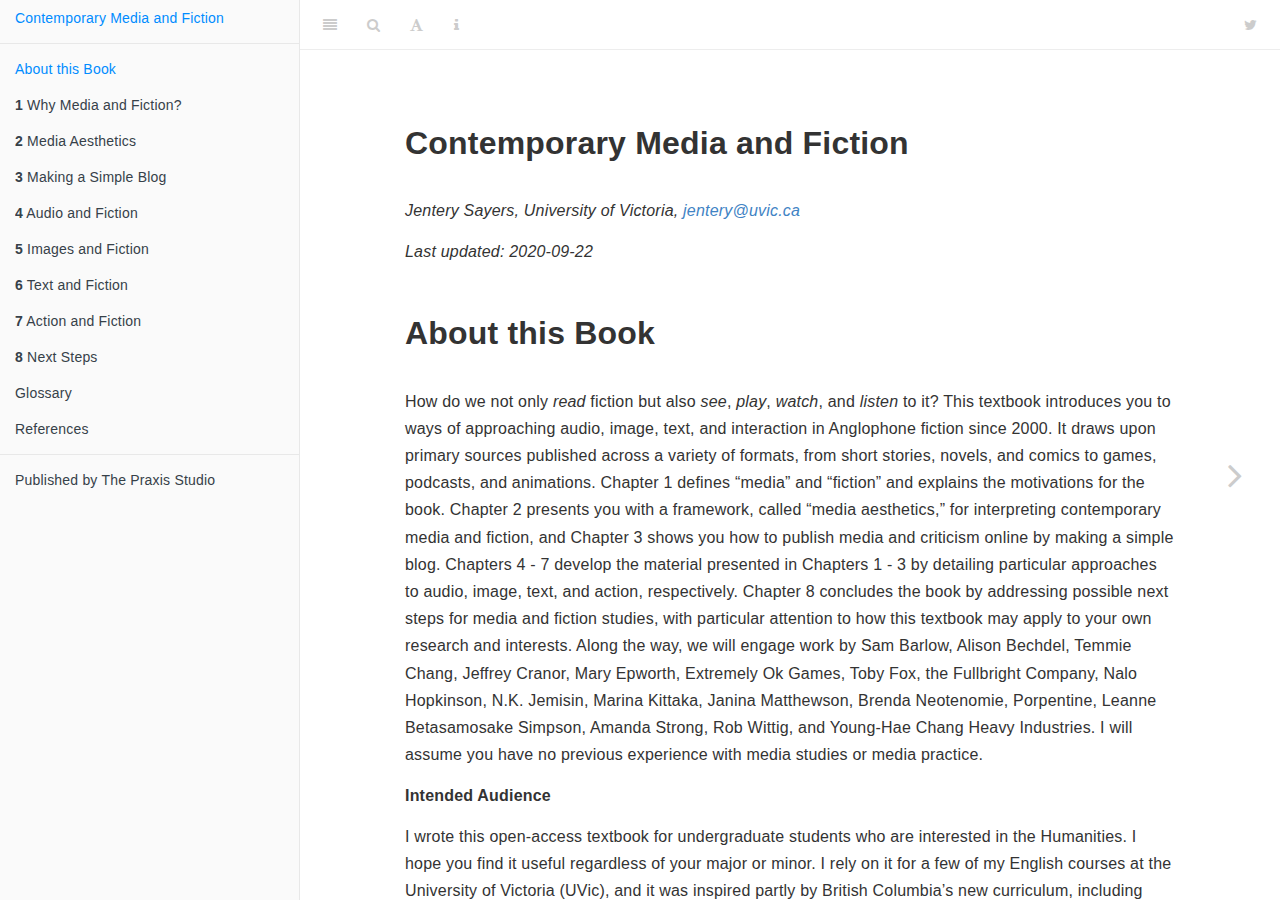
<file: index.html>
<!DOCTYPE html>
<html lang="" xml:lang="">
<head>

  <meta charset="utf-8" />
  <meta http-equiv="X-UA-Compatible" content="IE=edge" />
  <title>Contemporary Media and Fiction</title>
  <meta name="description" content="An introduction to media and Anglophone fiction since 2000" />
  <meta name="generator" content="bookdown 0.19 and GitBook 2.6.7" />

  <meta property="og:title" content="Contemporary Media and Fiction" />
  <meta property="og:type" content="book" />
  
  
  <meta property="og:description" content="An introduction to media and Anglophone fiction since 2000" />
  

  <meta name="twitter:card" content="summary" />
  <meta name="twitter:title" content="Contemporary Media and Fiction" />
  
  <meta name="twitter:description" content="An introduction to media and Anglophone fiction since 2000" />
  

<meta name="author" content="Jentery Sayers, University of Victoria, jentery@uvic.ca" />



  <meta name="viewport" content="width=device-width, initial-scale=1" />
  <meta name="apple-mobile-web-app-capable" content="yes" />
  <meta name="apple-mobile-web-app-status-bar-style" content="black" />
  
  

<link rel="next" href="why.html"/>
<script src="libs/jquery-2.2.3/jquery.min.js"></script>
<link href="libs/gitbook-2.6.7/css/style.css" rel="stylesheet" />
<link href="libs/gitbook-2.6.7/css/plugin-table.css" rel="stylesheet" />
<link href="libs/gitbook-2.6.7/css/plugin-bookdown.css" rel="stylesheet" />
<link href="libs/gitbook-2.6.7/css/plugin-highlight.css" rel="stylesheet" />
<link href="libs/gitbook-2.6.7/css/plugin-search.css" rel="stylesheet" />
<link href="libs/gitbook-2.6.7/css/plugin-fontsettings.css" rel="stylesheet" />
<link href="libs/gitbook-2.6.7/css/plugin-clipboard.css" rel="stylesheet" />









<script src="libs/accessible-code-block-0.0.1/empty-anchor.js"></script>



<link rel="stylesheet" href="style.css" type="text/css" />
</head>

<body>



  <div class="book without-animation with-summary font-size-2 font-family-1" data-basepath=".">

    <div class="book-summary">
      <nav role="navigation">

<ul class="summary">
<li><a href="./">Contemporary Media and Fiction</a></li>

<li class="divider"></li>
<li class="chapter" data-level="" data-path="index.html"><a href="index.html"><i class="fa fa-check"></i>About this Book</a></li>
<li class="chapter" data-level="1" data-path="why.html"><a href="why.html"><i class="fa fa-check"></i><b>1</b> Why Media and Fiction?</a><ul>
<li class="chapter" data-level="1.1" data-path="why.html"><a href="why.html#before-you-begin"><i class="fa fa-check"></i><b>1.1</b> Before You Begin</a></li>
<li class="chapter" data-level="1.2" data-path="why.html"><a href="why.html#aims"><i class="fa fa-check"></i><b>1.2</b> Aims</a></li>
<li class="chapter" data-level="1.3" data-path="why.html"><a href="why.html#defining-media"><i class="fa fa-check"></i><b>1.3</b> Defining Media</a><ul>
<li class="chapter" data-level="1.3.1" data-path="why.html"><a href="why.html#text-as-a-material-agent"><i class="fa fa-check"></i><b>1.3.1</b> Text as a Material Agent</a></li>
<li class="chapter" data-level="1.3.2" data-path="why.html"><a href="why.html#text-as-a-technique"><i class="fa fa-check"></i><b>1.3.2</b> Text as a Technique</a></li>
<li class="chapter" data-level="1.3.3" data-path="why.html"><a href="why.html#text-as-a-social-practice"><i class="fa fa-check"></i><b>1.3.3</b> Text as a Social Practice</a></li>
<li class="chapter" data-level="1.3.4" data-path="why.html"><a href="why.html#text-as-an-experience"><i class="fa fa-check"></i><b>1.3.4</b> Text as an Experience</a></li>
<li class="chapter" data-level="1.3.5" data-path="why.html"><a href="why.html#text-as-culture-and-value"><i class="fa fa-check"></i><b>1.3.5</b> Text as Culture and Value</a></li>
</ul></li>
<li class="chapter" data-level="1.4" data-path="why.html"><a href="why.html#audio-image-text-and-action"><i class="fa fa-check"></i><b>1.4</b> Audio, Image, Text, and Action</a></li>
<li class="chapter" data-level="1.5" data-path="why.html"><a href="why.html#defining-fiction"><i class="fa fa-check"></i><b>1.5</b> Defining Fiction</a></li>
<li class="chapter" data-level="1.6" data-path="why.html"><a href="why.html#ok-why-again"><i class="fa fa-check"></i><b>1.6</b> Ok, Why Again?</a></li>
<li class="chapter" data-level="1.7" data-path="why.html"><a href="why.html#m00d-0f-the-m0ment"><i class="fa fa-check"></i><b>1.7</b> M00D 0F THE M0MENT</a></li>
<li class="chapter" data-level="1.8" data-path="why.html"><a href="why.html#secrets-agent"><i class="fa fa-check"></i><b>1.8</b> Secrets Agent</a></li>
<li class="chapter" data-level="1.9" data-path="why.html"><a href="why.html#key-points"><i class="fa fa-check"></i><b>1.9</b> Key Points</a></li>
<li class="chapter" data-level="1.10" data-path="why.html"><a href="why.html#prompts-1a"><i class="fa fa-check"></i><b>1.10</b> Prompts 1A</a></li>
<li class="chapter" data-level="1.11" data-path="why.html"><a href="why.html#prompts-1b"><i class="fa fa-check"></i><b>1.11</b> Prompts 1B</a></li>
</ul></li>
<li class="chapter" data-level="2" data-path="ma.html"><a href="ma.html"><i class="fa fa-check"></i><b>2</b> Media Aesthetics</a><ul>
<li class="chapter" data-level="2.1" data-path="ma.html"><a href="ma.html#before-you-begin-1"><i class="fa fa-check"></i><b>2.1</b> Before You Begin</a></li>
<li class="chapter" data-level="2.2" data-path="ma.html"><a href="ma.html#aims-1"><i class="fa fa-check"></i><b>2.2</b> Aims</a></li>
<li class="chapter" data-level="2.3" data-path="ma.html"><a href="ma.html#the-apparatus"><i class="fa fa-check"></i><b>2.3</b> The Apparatus</a></li>
<li class="chapter" data-level="2.4" data-path="ma.html"><a href="ma.html#the-20-ms"><i class="fa fa-check"></i><b>2.4</b> The 20 M’s</a></li>
<li class="chapter" data-level="2.5" data-path="ma.html"><a href="ma.html#apprehension"><i class="fa fa-check"></i><b>2.5</b> Apprehension</a><ul>
<li class="chapter" data-level="2.5.1" data-path="ma.html"><a href="ma.html#materials"><i class="fa fa-check"></i><b>2.5.1</b> Materials</a></li>
<li class="chapter" data-level="2.5.2" data-path="ma.html"><a href="ma.html#modalities"><i class="fa fa-check"></i><b>2.5.2</b> Modalities</a></li>
<li class="chapter" data-level="2.5.3" data-path="ma.html"><a href="ma.html#mood"><i class="fa fa-check"></i><b>2.5.3</b> Mood</a></li>
</ul></li>
<li class="chapter" data-level="2.6" data-path="ma.html"><a href="ma.html#comprehension"><i class="fa fa-check"></i><b>2.6</b> Comprehension</a><ul>
<li class="chapter" data-level="2.6.1" data-path="ma.html"><a href="ma.html#modules"><i class="fa fa-check"></i><b>2.6.1</b> Modules</a></li>
<li class="chapter" data-level="2.6.2" data-path="ma.html"><a href="ma.html#measure"><i class="fa fa-check"></i><b>2.6.2</b> Measure</a></li>
<li class="chapter" data-level="2.6.3" data-path="ma.html"><a href="ma.html#main-content"><i class="fa fa-check"></i><b>2.6.3</b> Main Content</a></li>
<li class="chapter" data-level="2.6.4" data-path="ma.html"><a href="ma.html#moment"><i class="fa fa-check"></i><b>2.6.4</b> Moment</a></li>
</ul></li>
<li class="chapter" data-level="2.7" data-path="ma.html"><a href="ma.html#synthesis"><i class="fa fa-check"></i><b>2.7</b> Synthesis</a><ul>
<li class="chapter" data-level="2.7.1" data-path="ma.html"><a href="ma.html#made"><i class="fa fa-check"></i><b>2.7.1</b> Made</a></li>
<li class="chapter" data-level="2.7.2" data-path="ma.html"><a href="ma.html#meta"><i class="fa fa-check"></i><b>2.7.2</b> Meta</a></li>
<li class="chapter" data-level="2.7.3" data-path="ma.html"><a href="ma.html#meaning"><i class="fa fa-check"></i><b>2.7.3</b> Meaning</a></li>
<li class="chapter" data-level="2.7.4" data-path="ma.html"><a href="ma.html#massages-or-manipulates"><i class="fa fa-check"></i><b>2.7.4</b> Massages or Manipulates</a></li>
<li class="chapter" data-level="2.7.5" data-path="ma.html"><a href="ma.html#move"><i class="fa fa-check"></i><b>2.7.5</b> Move</a></li>
<li class="chapter" data-level="2.7.6" data-path="ma.html"><a href="ma.html#motivates"><i class="fa fa-check"></i><b>2.7.6</b> Motivates</a></li>
<li class="chapter" data-level="2.7.7" data-path="ma.html"><a href="ma.html#morphed"><i class="fa fa-check"></i><b>2.7.7</b> Morphed</a></li>
<li class="chapter" data-level="2.7.8" data-path="ma.html"><a href="ma.html#maintained"><i class="fa fa-check"></i><b>2.7.8</b> Maintained</a></li>
</ul></li>
<li class="chapter" data-level="2.8" data-path="ma.html"><a href="ma.html#evaluation"><i class="fa fa-check"></i><b>2.8</b> Evaluation</a><ul>
<li class="chapter" data-level="2.8.1" data-path="ma.html"><a href="ma.html#mediates"><i class="fa fa-check"></i><b>2.8.1</b> Mediates</a></li>
<li class="chapter" data-level="2.8.2" data-path="ma.html"><a href="ma.html#misses"><i class="fa fa-check"></i><b>2.8.2</b> Misses</a></li>
<li class="chapter" data-level="2.8.3" data-path="ma.html"><a href="ma.html#memories"><i class="fa fa-check"></i><b>2.8.3</b> Memories</a></li>
<li class="chapter" data-level="2.8.4" data-path="ma.html"><a href="ma.html#mimesis"><i class="fa fa-check"></i><b>2.8.4</b> Mimesis</a></li>
</ul></li>
<li class="chapter" data-level="2.9" data-path="ma.html"><a href="ma.html#message-in-a-bottle"><i class="fa fa-check"></i><b>2.9</b> “Message in a Bottle”</a></li>
<li class="chapter" data-level="2.10" data-path="ma.html"><a href="ma.html#biidaaban-the-dawn-comes"><i class="fa fa-check"></i><b>2.10</b> Biidaaban (The Dawn Comes)</a></li>
<li class="chapter" data-level="2.11" data-path="ma.html"><a href="ma.html#key-points-1"><i class="fa fa-check"></i><b>2.11</b> Key Points</a></li>
<li class="chapter" data-level="2.12" data-path="ma.html"><a href="ma.html#prompts-1a-1"><i class="fa fa-check"></i><b>2.12</b> Prompts 1A</a></li>
<li class="chapter" data-level="2.13" data-path="ma.html"><a href="ma.html#prompts-1b-1"><i class="fa fa-check"></i><b>2.13</b> Prompts 1B</a></li>
</ul></li>
<li class="chapter" data-level="3" data-path="blog.html"><a href="blog.html"><i class="fa fa-check"></i><b>3</b> Making a Simple Blog</a></li>
<li class="chapter" data-level="4" data-path="audio.html"><a href="audio.html"><i class="fa fa-check"></i><b>4</b> Audio and Fiction</a></li>
<li class="chapter" data-level="5" data-path="images.html"><a href="images.html"><i class="fa fa-check"></i><b>5</b> Images and Fiction</a></li>
<li class="chapter" data-level="6" data-path="text.html"><a href="text.html"><i class="fa fa-check"></i><b>6</b> Text and Fiction</a></li>
<li class="chapter" data-level="7" data-path="action.html"><a href="action.html"><i class="fa fa-check"></i><b>7</b> Action and Fiction</a></li>
<li class="chapter" data-level="8" data-path="next.html"><a href="next.html"><i class="fa fa-check"></i><b>8</b> Next Steps</a></li>
<li class="chapter" data-level="" data-path="glossary.html"><a href="glossary.html"><i class="fa fa-check"></i>Glossary</a></li>
<li class="chapter" data-level="" data-path="references.html"><a href="references.html"><i class="fa fa-check"></i>References</a></li>
<li class="divider"></li>
<li><a href="https://uvicpraxis.github.io/" target="blank">Published by The Praxis Studio</a></li>

</ul>

      </nav>
    </div>

    <div class="book-body">
      <div class="body-inner">
        <div class="book-header" role="navigation">
          <h1>
            <i class="fa fa-circle-o-notch fa-spin"></i><a href="./">Contemporary Media and Fiction</a>
          </h1>
        </div>

        <div class="page-wrapper" tabindex="-1" role="main">
          <div class="page-inner">

            <section class="normal" id="section-">
<div id="header">
<h1 class="title">Contemporary Media and Fiction</h1>
<p class="author"><em>Jentery Sayers, University of Victoria, <a href="mailto:jentery@uvic.ca" class="email">jentery@uvic.ca</a></em></p>
<p class="date"><em>Last updated: 2020-09-22</em></p>
</div>
<div id="about-this-book" class="section level1 unnumbered">
<h1>About this Book</h1>
<p>How do we not only <em>read</em> fiction but also <em>see</em>, <em>play</em>, <em>watch</em>, and <em>listen</em> to it? This textbook introduces you to ways of approaching audio, image, text, and interaction in Anglophone fiction since 2000. It draws upon primary sources published across a variety of formats, from short stories, novels, and comics to games, podcasts, and animations. Chapter 1 defines “media” and “fiction” and explains the motivations for the book. Chapter 2 presents you with a framework, called “media aesthetics,” for interpreting contemporary media and fiction, and Chapter 3 shows you how to publish media and criticism online by making a simple blog. Chapters 4 - 7 develop the material presented in Chapters 1 - 3 by detailing particular approaches to audio, image, text, and action, respectively. Chapter 8 concludes the book by addressing possible next steps for media and fiction studies, with particular attention to how this textbook may apply to your own research and interests. Along the way, we will engage work by Sam Barlow, Alison Bechdel, Temmie Chang, Jeffrey Cranor, Mary Epworth, Extremely Ok Games, Toby Fox, the Fullbright Company, Nalo Hopkinson, N.K. Jemisin, Marina Kittaka, Janina Matthewson, Brenda Neotenomie, Porpentine, Leanne Betasamosake Simpson, Amanda Strong, Rob Wittig, and Young-Hae Chang Heavy Industries. I will assume you have no previous experience with media studies or media practice.</p>
<p><strong>Intended Audience</strong></p>
<p>I wrote this open-access textbook for undergraduate students who are interested in the Humanities. I hope you find it useful regardless of your major or minor. I rely on it for a few of my English courses at the University of Victoria (UVic), and it was inspired partly by British Columbia’s new curriculum, including <a href="https://curriculum.gov.bc.ca/curriculum/english-language-arts/12/new-media">“New Media”</a> in English Language Arts and <a href="https://curriculum.gov.bc.ca/curriculum/arts-education/12/media-arts">“Media Arts”</a> in Arts Education. It is intended for integration with work happening across the <a href="https://www.uvic.ca/humanities/english/">Department of English</a>, the <a href="https://www.uvic.ca/humanities/index.php">Faculty of Humanities</a>, the <a href="https://uvicpraxis.github.io/">Praxis Studio</a>, <a href="https://www.uvic.ca/library/locations/home/spcoll/">Special Collections</a>, and the <a href="https://onlineacademiccommunity.uvic.ca/dsc/">Digital Scholarship Commons</a> at UVic; however, it is licensed (CC BY-NC) for distribution, use, and adaptation elsewhere.</p>
<p><strong>Primary Sources</strong></p>
<p>Primary sources for this book are works of fiction published mostly in English since 2000. I provide you with URLs for all of them, but some are not openly available online. I contributed to artists’ Patreon accounts (or the like) where applicable, and I encourage you to do the same if you can. I point as well to relevant secondary sources, such as literary criticism and media history, usually in the footnotes. To reduce required bandwidth and the likelihood of disappearing content, I do not embed remotely hosted audio, images, or video in this book. The use of all materials abides by fair dealing provisions in the Canadian <em>Copyright Act</em>, and the <a href="references.html">References</a> page follows MLA (Modern Language Association, Edition 8) style.</p>
<p>The content of this book is meant for instruction. I refrain from heavy quotation and paraphrasing to present a student-friendly introduction to contemporary media and fiction. In each chapter, I stage primary sources for you by dedicating sections to them, and I provide you with a breadcrumb trail of related research in the footnotes. Here, my hope is to avoid perpetuating impostor syndrome. This book neither assumes nor presents a canon of “must-know” works. It instead encourages you to participate in media and fiction studies as ongoing practices and active conversations.</p>
<p><strong>Limitations</strong></p>
<p>As an introduction to contemporary media and fiction, the breadth, depth, and reach of this textbook are limited in several ways. The chapters focus on only twenty years of material primarily from the Global North, and I rarely address important precursors, such as histories of manuscripts, photography, phonography, print, and film. The introductory nature of the textbook also means that each topic, from the values of media and the design of fiction to the particulars of a certain genre or format, could be a book or course unto itself. The chapters thus tend to spark inquiry rather than encouraging domain specialization. Additionally, I bypass binaries, such as digital / analog and electronic / print media, commonly found in scholarship. I hope this decision enriches, rather than forecloses, current conversations about what media and fiction are and what they can do. Finally, the book is clearly limited by my focus on English, which has been not only an instrument of colonization and empire but also a means for policing how media and fiction are practiced. Language plays a pivotal role in this book, and approaches through languages other than English would yield very different, and no doubt important, results.</p>
<p><strong>Prompts</strong></p>
<p>Each chapter of this book includes prompts for you to engage media and fiction together through brief blog entries. They privilege demonstration of knowledge over exam-based accountability. “A” prompts address primary sources discussed in the textbook, while “B” prompts nudge you to integrate your own interests and experiences into the interpretive process. All prompts are intended for classroom use, and I wrote them with repurposing in mind (CC BY-NC).</p>
<p><strong>Audio Files</strong></p>
<p>For most sections of this textbook, I produced audio files that correspond with the text. The idea here is to render the book more accessible. The audio files function like recorded lectures (with the text serving as a script) and may stand on their own, yet they may be more instructive when heard while reading. Either way, they are not essential and rarely provide additional context or information.</p>
<p><strong>Author</strong></p>
<p>My name is Jentery Sayers, and I am an Associate Professor of English and Cultural, Social, and Political Thought at UVic, where I teach courses in American literature, media and cultural studies, materialism, and prototyping. I have been at UVic since 2011, and I founded the Maker Lab in the Humanities, which is now the Praxis Studio. I earned a BS and BA from Virginia Commonwealth University in Richmond, and my MA and PhD in English from the University of Washington in Seattle. I am the editor of three books: <em>Making Things and Drawing Boundaries</em> (University of Minnesota Press, 2017), <em>The Routledge Companion to Media Studies and Digital Humanities</em> (Routledge, 2018), and <em>Digital Pedagogy in the Humanities</em> (Modern Language Association, with Davis, Gold, and Harris, 2020). You can contact me at <a href="mailto:jentery@uvic.ca">jentery@uvic.ca</a>.</p>
<p><strong>Publisher</strong></p>
<p>This textbook is published and maintained by the <a href="https://uvicpraxis.github.io/">Praxis Studio for Comparative Media Studies</a>, which I direct at UVic. All student contributions to the book were funded by UVic English or UVic’s Work Study program; no student work was performed without compensation. The book is currently available only in HTML, at <a href="https://jntry.work/cmf/">jntry.work/cmf/</a>, with plans for EPUB, MOBI, and PDF in the near future (2021-22).</p>
<p><strong>Software</strong></p>
<p>I wrote this textbook in Markdown with Sublime Text, built it using <a href="https://bookdown.org/">Bookdown</a> in RStudio, and published it to my host via SFTP. A repository for the project is available in GitHub at <a href="https://github.com/uvicpraxis/cmf">github.com/uvicpraxis/cmf</a>. Audio from each chapter is unavailable in GitHub at this time.</p>
<p><strong>Syllabus</strong></p>
<p>Should you be interested in an example syllabus, then please see <a href="https://jentery.github.io/engl230/">English 230: “Contemporary Media and Fiction”</a> (Fall 2020; 60 students) at UVic. This course was designed so that it may be completed asynchronously, and it relies heavily on this textbook.</p>
<p><strong>Acknowledgements</strong></p>
<p>I acknowledge with respect that UVic is located on the unceded territory of the Lkwungen peoples and the Songhees, Esquimalt, and W̱SÁNEĆ First Nations, whose historical relationships with the land continue to this day. I am a guest on this land, and I am grateful to be here.</p>
<p>I would like to thank Faith Ryan for reviewing and copy-editing this book with me; Yu-hsuan Lu, Ian Michael Waddell, and Faith for teaching it with me; Stefan Higgins for providing feedback on Chapters 1 - 3; and everyone at the Praxis Studio, including Julie Funk and Hector Lopez, for their suggestions and positive force. I wrote a working draft of this textbook during a Fall 2019 study leave from UVic and began using it in classes in 2020. Many thanks to UVic English and UVic’s Work Study program for supporting student contributions to the book.</p>
<p><strong>Dedication</strong></p>
<p>This project is dedicated to Brooken, Beckett, and Willem, who keep me real and give the best hugs. Thank you, fam, for your love and support. You’re everything.</p>
<p><strong>License</strong></p>
<p><em>Contemporary Media and Fiction</em> is licensed <a href="https://creativecommons.org/licenses/by-nc/4.0/">CC BY-NC 4.0</a>. You are free to share (copy and redistribute in any medium or format) and adapt (remix, transform, and build upon) the material as long as you not only attribute it (give appropriate credit, provide a link to the license, and indicate if changes were made; you may do so in any reasonable manner, but not in any way that suggests I endorse you or your use) but also do not use it for commercial purposes.</p>
<p><strong>Citation</strong></p>
<p>If you would like to cite this book, then here’s the information you may need:</p>
<blockquote>
<p>Sayers, Jentery. <em>Contemporary Media and Fiction</em>. Victoria, BC, Praxis Studio for Comparative Media Studies, 2020. <a href="https://jntry.work/cmf/" class="uri">https://jntry.work/cmf/</a>.</p>
</blockquote>
<p>A digital object identifier (DOI) for this book is forthcoming.</p>
<p><strong>Change Log</strong></p>
<ul>
<li><p>Version 0.2.1: I published Sections 2-4 - 2.8 and 2.11 (audio and text) on 22 September 2020. See GitHub commit [].</p></li>
<li><p>Version 0.2.0: I published Sections 2.0 - 2.3 (audio, text, and images) on 21 September 2020. See GitHub commit <a href="https://github.com/uvicpraxis/cmf/commit/bce5c6b88b956739c38cb154dedaf29cdb059015">bce5c6b</a>.</p></li>
<li><p>Version 0.1.18: I published Sections 1.8 and 1.10 (audio and text) on 14 September 2020. See GitHub commit <a href="https://github.com/uvicpraxis/cmf/commit/2c8f94b0a975c9ba693e520ac2c5c32a771fce75">2c8f94b</a>.</p></li>
<li><p>Version 0.1.17: I published Section 1.7 (audio and text) on 14 September 2020. See GitHub commit <a href="https://github.com/uvicpraxis/cmf/commit/ee6ac5f46177f9a2aa216a7e312b4a019b662868">ee6ac5f</a>.</p></li>
<li><p>Version 0.1.16: I published Section 1.9 (audio and text) on 13 September 2020. See GitHub commit <a href="https://github.com/uvicpraxis/cmf/commit/5bc8de3c2f194de3cbaebdb320afe82fb66b287b">5bc8de3</a>.</p></li>
<li><p>Version 0.1.15: I published Section 1.6 (audio and text) on 13 September 2020. See GitHub commit <a href="https://github.com/uvicpraxis/cmf/commit/fd68c4ca3b5cc6126a7882e2e199b035a2bb466e">fd68c4c</a>.</p></li>
<li><p>Version 0.1.14: I published Section 1.5 (audio and text) and Figure 1.11 on 13 September 2020. See GitHub commit <a href="https://github.com/uvicpraxis/cmf/commit/55c0344f7f39ab754dccef8ae019d066919438f7">55c0344</a>.</p></li>
<li><p>Version 0.1.13: I published Section 1.4 (audio and text) and Figures 1.9 and 1.10 on 13 September 2020. See GitHub commit <a href="https://github.com/uvicpraxis/cmf/commit/0d0c32b66e2f59aacb1d7be1497452fd771c5bf4">0d0c32b</a>.</p></li>
<li><p>Version 0.1.12: I published Section 1.3.5 (audio and text) and Figure 1.8 on 10 September 2020. See GitHub commit <a href="https://github.com/uvicpraxis/cmf/commit/0fba4ab4b3351074756b9b3d69e9ffb7d9f06dae">0fba4ab</a>.</p></li>
<li><p>Version 0.1.11: I published Section 1.3.4 (audio and text) and Figure 1.7 on 10 September 2020. See GitHub commit <a href="https://github.com/uvicpraxis/cmf/commit/0c0b545b9daf6406e3be090331ec3b9e62f06afb">0c0b545</a>.</p></li>
<li><p>Version 0.1.10: I published Section 1.3.3 (audio and text) and Figure 1.6 on 9 September 2020. See GitHub commit <a href="https://github.com/uvicpraxis/cmf/commit/a094e1de2b93cdc5421e51c8b6c897985eb2f9d6">a094e1d</a>.</p></li>
<li><p>Version 0.1.9: I published Section 1.3.2 (audio, text, and footnotes) and Figures 1.4 and 1.5 on 9 September 2020. See GitHub commit <a href="https://github.com/uvicpraxis/cmf/commit/0d6de1f66f90410404e8ba5bb1992d3c6b6ecd9e">0d6de1f</a>.</p></li>
<li><p>Version 0.1.8: I added footnotes to Sections 1.0 - 1.4 on 7 September 2020. See GitHub commit <a href="https://github.com/uvicpraxis/cmf/commit/c9d909f2bbb53fbe520a39f9f214e9485be2c4b2">c9d909f</a>.</p></li>
<li><p>Version 0.1.7: I added Figures 1.1 - 1.3 to the book on 7 September 2020. See GitHub commit <a href="https://github.com/uvicpraxis/cmf/commit/c9d909f2bbb53fbe520a39f9f214e9485be2c4b2">c9d909f</a>.</p></li>
<li><p>Version 0.1.6: I recorded and published new audio for the intro to Chapter 1 on 7 September 2020. See GitHub commit <a href="https://github.com/uvicpraxis/cmf/commit/c9d909f2bbb53fbe520a39f9f214e9485be2c4b2">c9d909f</a>.</p></li>
<li><p>Version 0.1.5: I published Section 1.3.1 (audio and text) on 7 September 2020. See GitHub commit <a href="https://github.com/uvicpraxis/cmf/commit/e7751d2a376843bc9af8448f9f5ec70558bcee04">e7751d2</a>.</p></li>
<li><p>Version 0.1.4: I published Section 1.3.0 (audio and text) on 7 September 2020. See GitHub commit <a href="https://github.com/uvicpraxis/cmf/commit/53aef05ecc6ab21de3107ddbf6ed5dba03769a8f">53aef05</a>.</p></li>
<li><p>Version 0.1.3: I published Section 1.2.0 (audio and text) on 7 September 2020. See GitHub commit <a href="https://github.com/uvicpraxis/cmf/commit/ab9d1c295c9af5f17768f57c737015573bf4ae36">ab9d1c2</a>.</p></li>
<li><p>Version 0.1.2: I published Section 1.1.0 (audio and text) on 7 September 2020. See GitHub commit <a href="https://github.com/uvicpraxis/cmf/commit/83b87f7781b59fecb6ec3c59c267ca04c44339ca">83b87f7</a>.</p></li>
<li><p>Version 0.1.1: I published Section 1.0.0 (audio and text) on 7 September 2020 and included the outline of sections for that chapter. See GitHub commit <a href="https://github.com/uvicpraxis/cmf/commit/bff9ffb2b3f5efba26d9fc7bbcd660d61e55a021">bff9ffb</a>.</p></li>
<li><p>Version 0.1.0: I published “About this Book” on 5 September 2020. I also converted “Change Log” from a page in the book to a section in “About this Book.” See GitHub commit <a href="https://github.com/uvicpraxis/cmf/commit/1c7db24401edcbafbc2f179f011416b44cfffb89">1c7db24</a>.</p></li>
<li><p>Version 0.0.1: The shell of this book, including eight chapters, the front matter, and the back matter, went live on 1 September 2020. See GitHub commit <a href="https://github.com/uvicpraxis/cmf/commit/57f1883bd569e5538821e9ce21497070dff0460d">57f1883</a>.</p></li>
</ul>

</div>
            </section>

          </div>
        </div>
      </div>

<a href="why.html" class="navigation navigation-next navigation-unique" aria-label="Next page"><i class="fa fa-angle-right"></i></a>
    </div>
  </div>
<script src="libs/gitbook-2.6.7/js/app.min.js"></script>
<script src="libs/gitbook-2.6.7/js/lunr.js"></script>
<script src="libs/gitbook-2.6.7/js/clipboard.min.js"></script>
<script src="libs/gitbook-2.6.7/js/plugin-search.js"></script>
<script src="libs/gitbook-2.6.7/js/plugin-sharing.js"></script>
<script src="libs/gitbook-2.6.7/js/plugin-fontsettings.js"></script>
<script src="libs/gitbook-2.6.7/js/plugin-bookdown.js"></script>
<script src="libs/gitbook-2.6.7/js/jquery.highlight.js"></script>
<script src="libs/gitbook-2.6.7/js/plugin-clipboard.js"></script>
<script>
gitbook.require(["gitbook"], function(gitbook) {
gitbook.start({
"sharing": {
"github": false,
"facebook": false,
"twitter": true,
"linkedin": false,
"weibo": false,
"instapaper": false,
"vk": false,
"all": false
},
"fontsettings": {
"theme": "white",
"family": "sans",
"size": 2
},
"edit": null,
"history": {
"link": null,
"text": null
},
"view": {
"link": null,
"text": null
},
"download": null,
"toc": {
"collapse": "section",
"scroll_highlight": true
},
"info": true
});
});
</script>

</body>

</html>
</file>
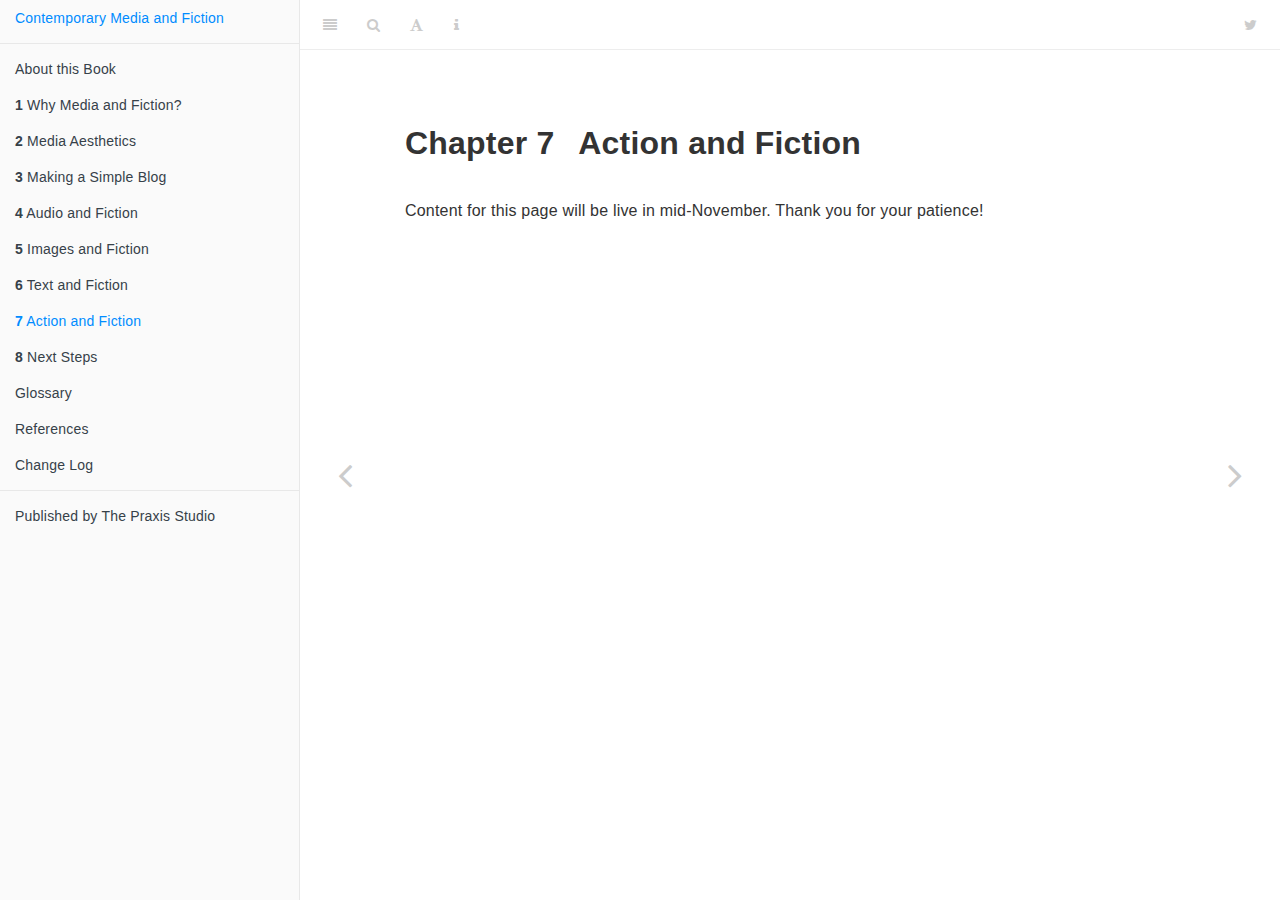
<file: action.html>
<!DOCTYPE html>
<html lang="" xml:lang="">
<head>

  <meta charset="utf-8" />
  <meta http-equiv="X-UA-Compatible" content="IE=edge" />
  <title>Chapter 7 Action and Fiction | Contemporary Media and Fiction</title>
  <meta name="description" content="An introduction to media and Anglophone fiction since 2000" />
  <meta name="generator" content="bookdown 0.19 and GitBook 2.6.7" />

  <meta property="og:title" content="Chapter 7 Action and Fiction | Contemporary Media and Fiction" />
  <meta property="og:type" content="book" />
  
  
  <meta property="og:description" content="An introduction to media and Anglophone fiction since 2000" />
  <meta name="github-repo" content="rstudio/bookdown-demo" />

  <meta name="twitter:card" content="summary" />
  <meta name="twitter:title" content="Chapter 7 Action and Fiction | Contemporary Media and Fiction" />
  
  <meta name="twitter:description" content="An introduction to media and Anglophone fiction since 2000" />
  

<meta name="author" content="Jentery Sayers" />


<meta name="date" content="2020-09-01" />

  <meta name="viewport" content="width=device-width, initial-scale=1" />
  <meta name="apple-mobile-web-app-capable" content="yes" />
  <meta name="apple-mobile-web-app-status-bar-style" content="black" />
  
  
<link rel="prev" href="text.html"/>
<link rel="next" href="next.html"/>
<script src="libs/jquery-2.2.3/jquery.min.js"></script>
<link href="libs/gitbook-2.6.7/css/style.css" rel="stylesheet" />
<link href="libs/gitbook-2.6.7/css/plugin-table.css" rel="stylesheet" />
<link href="libs/gitbook-2.6.7/css/plugin-bookdown.css" rel="stylesheet" />
<link href="libs/gitbook-2.6.7/css/plugin-highlight.css" rel="stylesheet" />
<link href="libs/gitbook-2.6.7/css/plugin-search.css" rel="stylesheet" />
<link href="libs/gitbook-2.6.7/css/plugin-fontsettings.css" rel="stylesheet" />
<link href="libs/gitbook-2.6.7/css/plugin-clipboard.css" rel="stylesheet" />









<script src="libs/accessible-code-block-0.0.1/empty-anchor.js"></script>



<link rel="stylesheet" href="style.css" type="text/css" />
</head>

<body>



  <div class="book without-animation with-summary font-size-2 font-family-1" data-basepath=".">

    <div class="book-summary">
      <nav role="navigation">

<ul class="summary">
<li><a href="./">Contemporary Media and Fiction</a></li>

<li class="divider"></li>
<li class="chapter" data-level="" data-path="index.html"><a href="index.html"><i class="fa fa-check"></i>About this Book</a></li>
<li class="chapter" data-level="1" data-path="why.html"><a href="why.html"><i class="fa fa-check"></i><b>1</b> Why Media and Fiction?</a></li>
<li class="chapter" data-level="2" data-path="ma.html"><a href="ma.html"><i class="fa fa-check"></i><b>2</b> Media Aesthetics</a></li>
<li class="chapter" data-level="3" data-path="blog.html"><a href="blog.html"><i class="fa fa-check"></i><b>3</b> Making a Simple Blog</a></li>
<li class="chapter" data-level="4" data-path="audio.html"><a href="audio.html"><i class="fa fa-check"></i><b>4</b> Audio and Fiction</a></li>
<li class="chapter" data-level="5" data-path="images.html"><a href="images.html"><i class="fa fa-check"></i><b>5</b> Images and Fiction</a></li>
<li class="chapter" data-level="6" data-path="text.html"><a href="text.html"><i class="fa fa-check"></i><b>6</b> Text and Fiction</a></li>
<li class="chapter" data-level="7" data-path="action.html"><a href="action.html"><i class="fa fa-check"></i><b>7</b> Action and Fiction</a></li>
<li class="chapter" data-level="8" data-path="next.html"><a href="next.html"><i class="fa fa-check"></i><b>8</b> Next Steps</a></li>
<li class="chapter" data-level="" data-path="glossary.html"><a href="glossary.html"><i class="fa fa-check"></i>Glossary</a></li>
<li class="chapter" data-level="" data-path="references.html"><a href="references.html"><i class="fa fa-check"></i>References</a></li>
<li class="chapter" data-level="" data-path="change-log.html"><a href="change-log.html"><i class="fa fa-check"></i>Change Log</a></li>
<li class="divider"></li>
<li><a href="https://uvicpraxis.github.io/" target="blank">Published by The Praxis Studio</a></li>

</ul>

      </nav>
    </div>

    <div class="book-body">
      <div class="body-inner">
        <div class="book-header" role="navigation">
          <h1>
            <i class="fa fa-circle-o-notch fa-spin"></i><a href="./">Contemporary Media and Fiction</a>
          </h1>
        </div>

        <div class="page-wrapper" tabindex="-1" role="main">
          <div class="page-inner">

            <section class="normal" id="section-">
<div id="action" class="section level1">
<h1><span class="header-section-number">Chapter 7</span> Action and Fiction</h1>
<p>Content for this page will be live in mid-November. Thank you for your patience!</p>

</div>
            </section>

          </div>
        </div>
      </div>
<a href="text.html" class="navigation navigation-prev " aria-label="Previous page"><i class="fa fa-angle-left"></i></a>
<a href="next.html" class="navigation navigation-next " aria-label="Next page"><i class="fa fa-angle-right"></i></a>
    </div>
  </div>
<script src="libs/gitbook-2.6.7/js/app.min.js"></script>
<script src="libs/gitbook-2.6.7/js/lunr.js"></script>
<script src="libs/gitbook-2.6.7/js/clipboard.min.js"></script>
<script src="libs/gitbook-2.6.7/js/plugin-search.js"></script>
<script src="libs/gitbook-2.6.7/js/plugin-sharing.js"></script>
<script src="libs/gitbook-2.6.7/js/plugin-fontsettings.js"></script>
<script src="libs/gitbook-2.6.7/js/plugin-bookdown.js"></script>
<script src="libs/gitbook-2.6.7/js/jquery.highlight.js"></script>
<script src="libs/gitbook-2.6.7/js/plugin-clipboard.js"></script>
<script>
gitbook.require(["gitbook"], function(gitbook) {
gitbook.start({
"sharing": {
"github": false,
"facebook": false,
"twitter": true,
"linkedin": false,
"weibo": false,
"instapaper": false,
"vk": false,
"all": false
},
"fontsettings": {
"theme": "white",
"family": "sans",
"size": 2
},
"edit": null,
"history": {
"link": null,
"text": null
},
"view": {
"link": null,
"text": null
},
"download": null,
"toc": {
"collapse": "section",
"scroll_highlight": true
},
"info": true
});
});
</script>

</body>

</html>
</file>
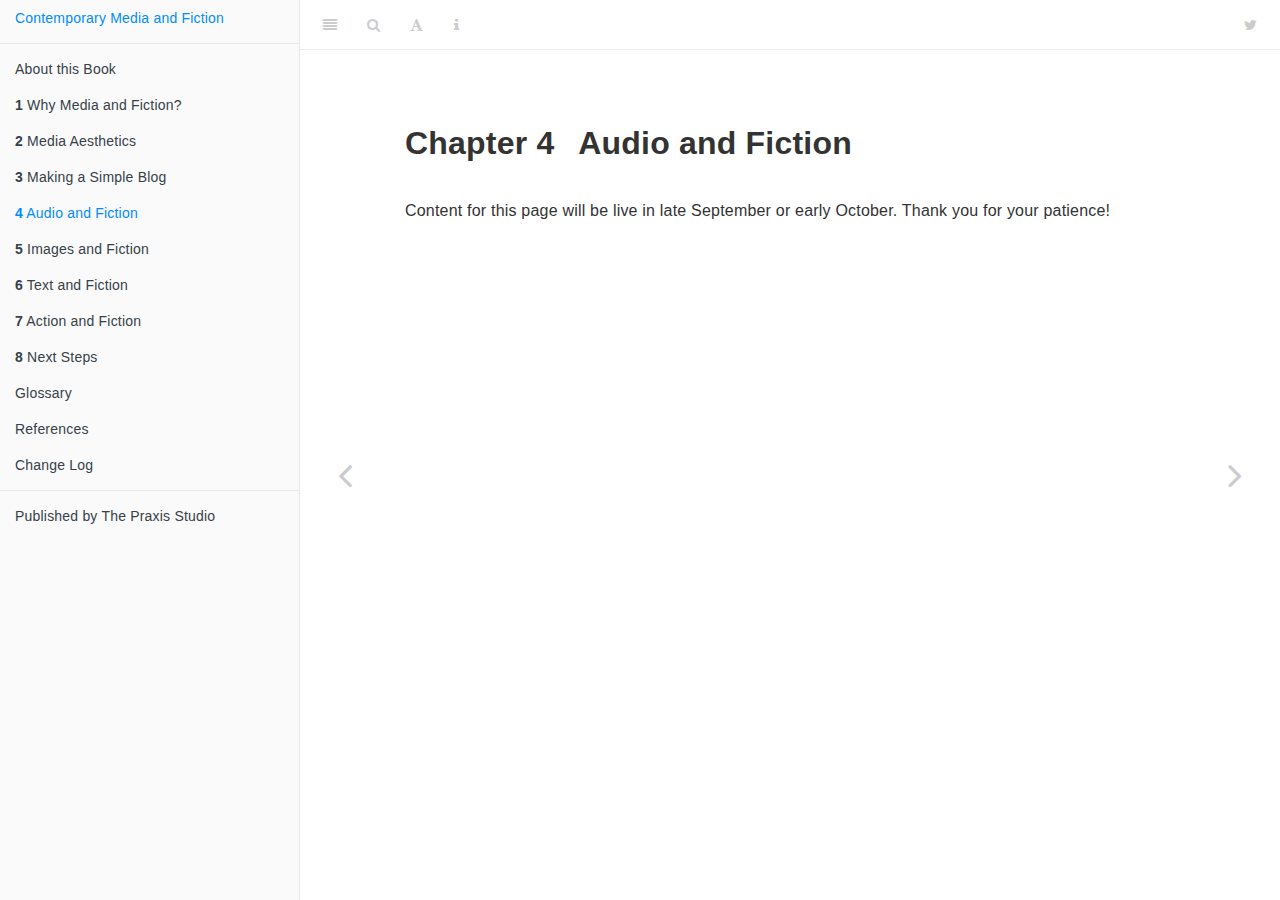
<file: audio.html>
<!DOCTYPE html>
<html lang="" xml:lang="">
<head>

  <meta charset="utf-8" />
  <meta http-equiv="X-UA-Compatible" content="IE=edge" />
  <title>Chapter 4 Audio and Fiction | Contemporary Media and Fiction</title>
  <meta name="description" content="An introduction to media and Anglophone fiction since 2000" />
  <meta name="generator" content="bookdown 0.19 and GitBook 2.6.7" />

  <meta property="og:title" content="Chapter 4 Audio and Fiction | Contemporary Media and Fiction" />
  <meta property="og:type" content="book" />
  
  
  <meta property="og:description" content="An introduction to media and Anglophone fiction since 2000" />
  <meta name="github-repo" content="rstudio/bookdown-demo" />

  <meta name="twitter:card" content="summary" />
  <meta name="twitter:title" content="Chapter 4 Audio and Fiction | Contemporary Media and Fiction" />
  
  <meta name="twitter:description" content="An introduction to media and Anglophone fiction since 2000" />
  

<meta name="author" content="Jentery Sayers" />


<meta name="date" content="2020-09-01" />

  <meta name="viewport" content="width=device-width, initial-scale=1" />
  <meta name="apple-mobile-web-app-capable" content="yes" />
  <meta name="apple-mobile-web-app-status-bar-style" content="black" />
  
  
<link rel="prev" href="blog.html"/>
<link rel="next" href="images.html"/>
<script src="libs/jquery-2.2.3/jquery.min.js"></script>
<link href="libs/gitbook-2.6.7/css/style.css" rel="stylesheet" />
<link href="libs/gitbook-2.6.7/css/plugin-table.css" rel="stylesheet" />
<link href="libs/gitbook-2.6.7/css/plugin-bookdown.css" rel="stylesheet" />
<link href="libs/gitbook-2.6.7/css/plugin-highlight.css" rel="stylesheet" />
<link href="libs/gitbook-2.6.7/css/plugin-search.css" rel="stylesheet" />
<link href="libs/gitbook-2.6.7/css/plugin-fontsettings.css" rel="stylesheet" />
<link href="libs/gitbook-2.6.7/css/plugin-clipboard.css" rel="stylesheet" />









<script src="libs/accessible-code-block-0.0.1/empty-anchor.js"></script>



<link rel="stylesheet" href="style.css" type="text/css" />
</head>

<body>



  <div class="book without-animation with-summary font-size-2 font-family-1" data-basepath=".">

    <div class="book-summary">
      <nav role="navigation">

<ul class="summary">
<li><a href="./">Contemporary Media and Fiction</a></li>

<li class="divider"></li>
<li class="chapter" data-level="" data-path="index.html"><a href="index.html"><i class="fa fa-check"></i>About this Book</a></li>
<li class="chapter" data-level="1" data-path="why.html"><a href="why.html"><i class="fa fa-check"></i><b>1</b> Why Media and Fiction?</a></li>
<li class="chapter" data-level="2" data-path="ma.html"><a href="ma.html"><i class="fa fa-check"></i><b>2</b> Media Aesthetics</a></li>
<li class="chapter" data-level="3" data-path="blog.html"><a href="blog.html"><i class="fa fa-check"></i><b>3</b> Making a Simple Blog</a></li>
<li class="chapter" data-level="4" data-path="audio.html"><a href="audio.html"><i class="fa fa-check"></i><b>4</b> Audio and Fiction</a></li>
<li class="chapter" data-level="5" data-path="images.html"><a href="images.html"><i class="fa fa-check"></i><b>5</b> Images and Fiction</a></li>
<li class="chapter" data-level="6" data-path="text.html"><a href="text.html"><i class="fa fa-check"></i><b>6</b> Text and Fiction</a></li>
<li class="chapter" data-level="7" data-path="action.html"><a href="action.html"><i class="fa fa-check"></i><b>7</b> Action and Fiction</a></li>
<li class="chapter" data-level="8" data-path="next.html"><a href="next.html"><i class="fa fa-check"></i><b>8</b> Next Steps</a></li>
<li class="chapter" data-level="" data-path="glossary.html"><a href="glossary.html"><i class="fa fa-check"></i>Glossary</a></li>
<li class="chapter" data-level="" data-path="references.html"><a href="references.html"><i class="fa fa-check"></i>References</a></li>
<li class="chapter" data-level="" data-path="change-log.html"><a href="change-log.html"><i class="fa fa-check"></i>Change Log</a></li>
<li class="divider"></li>
<li><a href="https://uvicpraxis.github.io/" target="blank">Published by The Praxis Studio</a></li>

</ul>

      </nav>
    </div>

    <div class="book-body">
      <div class="body-inner">
        <div class="book-header" role="navigation">
          <h1>
            <i class="fa fa-circle-o-notch fa-spin"></i><a href="./">Contemporary Media and Fiction</a>
          </h1>
        </div>

        <div class="page-wrapper" tabindex="-1" role="main">
          <div class="page-inner">

            <section class="normal" id="section-">
<div id="audio" class="section level1">
<h1><span class="header-section-number">Chapter 4</span> Audio and Fiction</h1>
<p>Content for this page will be live in late September or early October. Thank you for your patience!</p>

</div>
            </section>

          </div>
        </div>
      </div>
<a href="blog.html" class="navigation navigation-prev " aria-label="Previous page"><i class="fa fa-angle-left"></i></a>
<a href="images.html" class="navigation navigation-next " aria-label="Next page"><i class="fa fa-angle-right"></i></a>
    </div>
  </div>
<script src="libs/gitbook-2.6.7/js/app.min.js"></script>
<script src="libs/gitbook-2.6.7/js/lunr.js"></script>
<script src="libs/gitbook-2.6.7/js/clipboard.min.js"></script>
<script src="libs/gitbook-2.6.7/js/plugin-search.js"></script>
<script src="libs/gitbook-2.6.7/js/plugin-sharing.js"></script>
<script src="libs/gitbook-2.6.7/js/plugin-fontsettings.js"></script>
<script src="libs/gitbook-2.6.7/js/plugin-bookdown.js"></script>
<script src="libs/gitbook-2.6.7/js/jquery.highlight.js"></script>
<script src="libs/gitbook-2.6.7/js/plugin-clipboard.js"></script>
<script>
gitbook.require(["gitbook"], function(gitbook) {
gitbook.start({
"sharing": {
"github": false,
"facebook": false,
"twitter": true,
"linkedin": false,
"weibo": false,
"instapaper": false,
"vk": false,
"all": false
},
"fontsettings": {
"theme": "white",
"family": "sans",
"size": 2
},
"edit": null,
"history": {
"link": null,
"text": null
},
"view": {
"link": null,
"text": null
},
"download": null,
"toc": {
"collapse": "section",
"scroll_highlight": true
},
"info": true
});
});
</script>

</body>

</html>
</file>
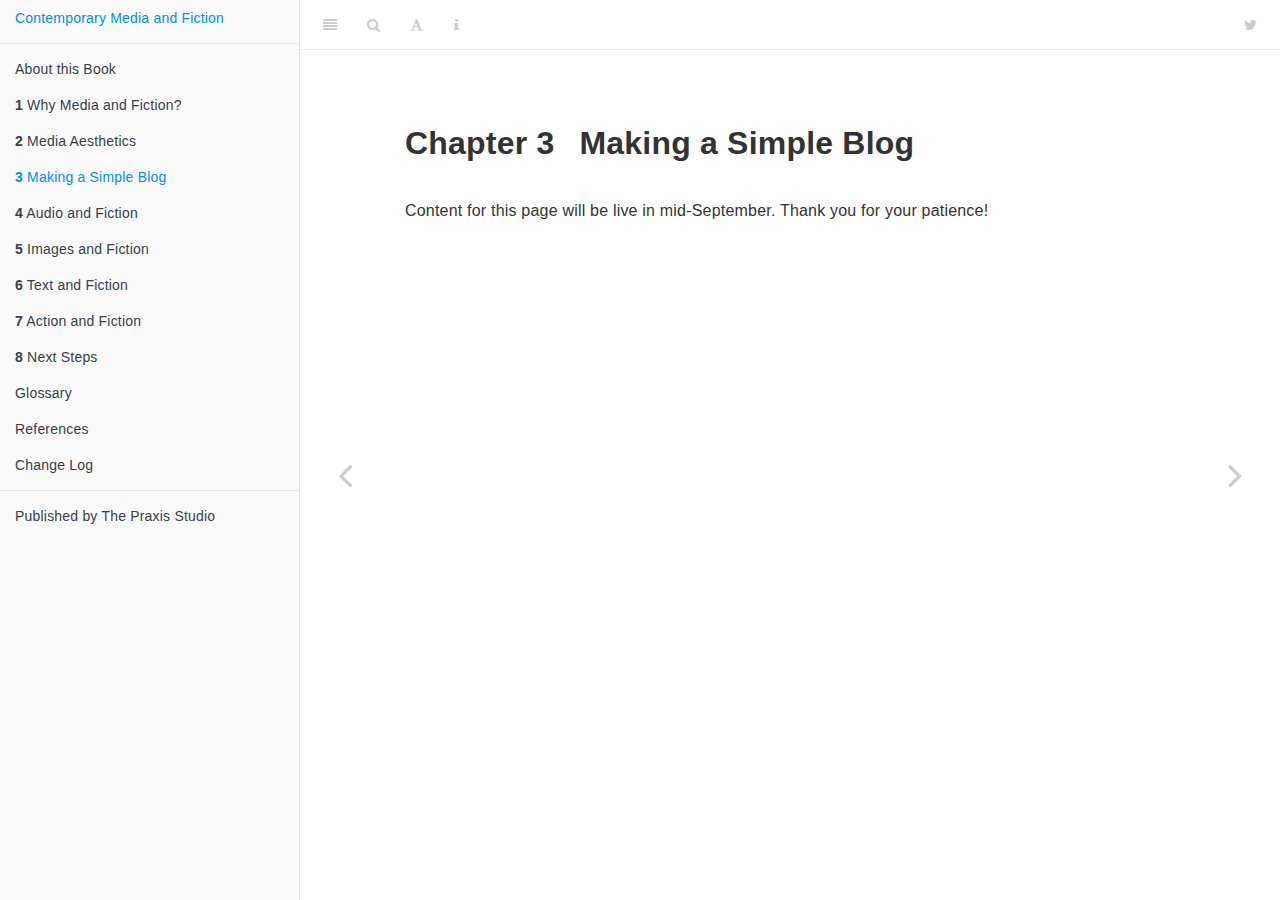
<file: blog.html>
<!DOCTYPE html>
<html lang="" xml:lang="">
<head>

  <meta charset="utf-8" />
  <meta http-equiv="X-UA-Compatible" content="IE=edge" />
  <title>Chapter 3 Making a Simple Blog | Contemporary Media and Fiction</title>
  <meta name="description" content="An introduction to media and Anglophone fiction since 2000" />
  <meta name="generator" content="bookdown 0.19 and GitBook 2.6.7" />

  <meta property="og:title" content="Chapter 3 Making a Simple Blog | Contemporary Media and Fiction" />
  <meta property="og:type" content="book" />
  
  
  <meta property="og:description" content="An introduction to media and Anglophone fiction since 2000" />
  <meta name="github-repo" content="rstudio/bookdown-demo" />

  <meta name="twitter:card" content="summary" />
  <meta name="twitter:title" content="Chapter 3 Making a Simple Blog | Contemporary Media and Fiction" />
  
  <meta name="twitter:description" content="An introduction to media and Anglophone fiction since 2000" />
  

<meta name="author" content="Jentery Sayers" />


<meta name="date" content="2020-09-01" />

  <meta name="viewport" content="width=device-width, initial-scale=1" />
  <meta name="apple-mobile-web-app-capable" content="yes" />
  <meta name="apple-mobile-web-app-status-bar-style" content="black" />
  
  
<link rel="prev" href="ma.html"/>
<link rel="next" href="audio.html"/>
<script src="libs/jquery-2.2.3/jquery.min.js"></script>
<link href="libs/gitbook-2.6.7/css/style.css" rel="stylesheet" />
<link href="libs/gitbook-2.6.7/css/plugin-table.css" rel="stylesheet" />
<link href="libs/gitbook-2.6.7/css/plugin-bookdown.css" rel="stylesheet" />
<link href="libs/gitbook-2.6.7/css/plugin-highlight.css" rel="stylesheet" />
<link href="libs/gitbook-2.6.7/css/plugin-search.css" rel="stylesheet" />
<link href="libs/gitbook-2.6.7/css/plugin-fontsettings.css" rel="stylesheet" />
<link href="libs/gitbook-2.6.7/css/plugin-clipboard.css" rel="stylesheet" />









<script src="libs/accessible-code-block-0.0.1/empty-anchor.js"></script>



<link rel="stylesheet" href="style.css" type="text/css" />
</head>

<body>



  <div class="book without-animation with-summary font-size-2 font-family-1" data-basepath=".">

    <div class="book-summary">
      <nav role="navigation">

<ul class="summary">
<li><a href="./">Contemporary Media and Fiction</a></li>

<li class="divider"></li>
<li class="chapter" data-level="" data-path="index.html"><a href="index.html"><i class="fa fa-check"></i>About this Book</a></li>
<li class="chapter" data-level="1" data-path="why.html"><a href="why.html"><i class="fa fa-check"></i><b>1</b> Why Media and Fiction?</a></li>
<li class="chapter" data-level="2" data-path="ma.html"><a href="ma.html"><i class="fa fa-check"></i><b>2</b> Media Aesthetics</a></li>
<li class="chapter" data-level="3" data-path="blog.html"><a href="blog.html"><i class="fa fa-check"></i><b>3</b> Making a Simple Blog</a></li>
<li class="chapter" data-level="4" data-path="audio.html"><a href="audio.html"><i class="fa fa-check"></i><b>4</b> Audio and Fiction</a></li>
<li class="chapter" data-level="5" data-path="images.html"><a href="images.html"><i class="fa fa-check"></i><b>5</b> Images and Fiction</a></li>
<li class="chapter" data-level="6" data-path="text.html"><a href="text.html"><i class="fa fa-check"></i><b>6</b> Text and Fiction</a></li>
<li class="chapter" data-level="7" data-path="action.html"><a href="action.html"><i class="fa fa-check"></i><b>7</b> Action and Fiction</a></li>
<li class="chapter" data-level="8" data-path="next.html"><a href="next.html"><i class="fa fa-check"></i><b>8</b> Next Steps</a></li>
<li class="chapter" data-level="" data-path="glossary.html"><a href="glossary.html"><i class="fa fa-check"></i>Glossary</a></li>
<li class="chapter" data-level="" data-path="references.html"><a href="references.html"><i class="fa fa-check"></i>References</a></li>
<li class="chapter" data-level="" data-path="change-log.html"><a href="change-log.html"><i class="fa fa-check"></i>Change Log</a></li>
<li class="divider"></li>
<li><a href="https://uvicpraxis.github.io/" target="blank">Published by The Praxis Studio</a></li>

</ul>

      </nav>
    </div>

    <div class="book-body">
      <div class="body-inner">
        <div class="book-header" role="navigation">
          <h1>
            <i class="fa fa-circle-o-notch fa-spin"></i><a href="./">Contemporary Media and Fiction</a>
          </h1>
        </div>

        <div class="page-wrapper" tabindex="-1" role="main">
          <div class="page-inner">

            <section class="normal" id="section-">
<div id="blog" class="section level1">
<h1><span class="header-section-number">Chapter 3</span> Making a Simple Blog</h1>
<p>Content for this page will be live in mid-September. Thank you for your patience!</p>

</div>
            </section>

          </div>
        </div>
      </div>
<a href="ma.html" class="navigation navigation-prev " aria-label="Previous page"><i class="fa fa-angle-left"></i></a>
<a href="audio.html" class="navigation navigation-next " aria-label="Next page"><i class="fa fa-angle-right"></i></a>
    </div>
  </div>
<script src="libs/gitbook-2.6.7/js/app.min.js"></script>
<script src="libs/gitbook-2.6.7/js/lunr.js"></script>
<script src="libs/gitbook-2.6.7/js/clipboard.min.js"></script>
<script src="libs/gitbook-2.6.7/js/plugin-search.js"></script>
<script src="libs/gitbook-2.6.7/js/plugin-sharing.js"></script>
<script src="libs/gitbook-2.6.7/js/plugin-fontsettings.js"></script>
<script src="libs/gitbook-2.6.7/js/plugin-bookdown.js"></script>
<script src="libs/gitbook-2.6.7/js/jquery.highlight.js"></script>
<script src="libs/gitbook-2.6.7/js/plugin-clipboard.js"></script>
<script>
gitbook.require(["gitbook"], function(gitbook) {
gitbook.start({
"sharing": {
"github": false,
"facebook": false,
"twitter": true,
"linkedin": false,
"weibo": false,
"instapaper": false,
"vk": false,
"all": false
},
"fontsettings": {
"theme": "white",
"family": "sans",
"size": 2
},
"edit": null,
"history": {
"link": null,
"text": null
},
"view": {
"link": null,
"text": null
},
"download": null,
"toc": {
"collapse": "section",
"scroll_highlight": true
},
"info": true
});
});
</script>

</body>

</html>
</file>
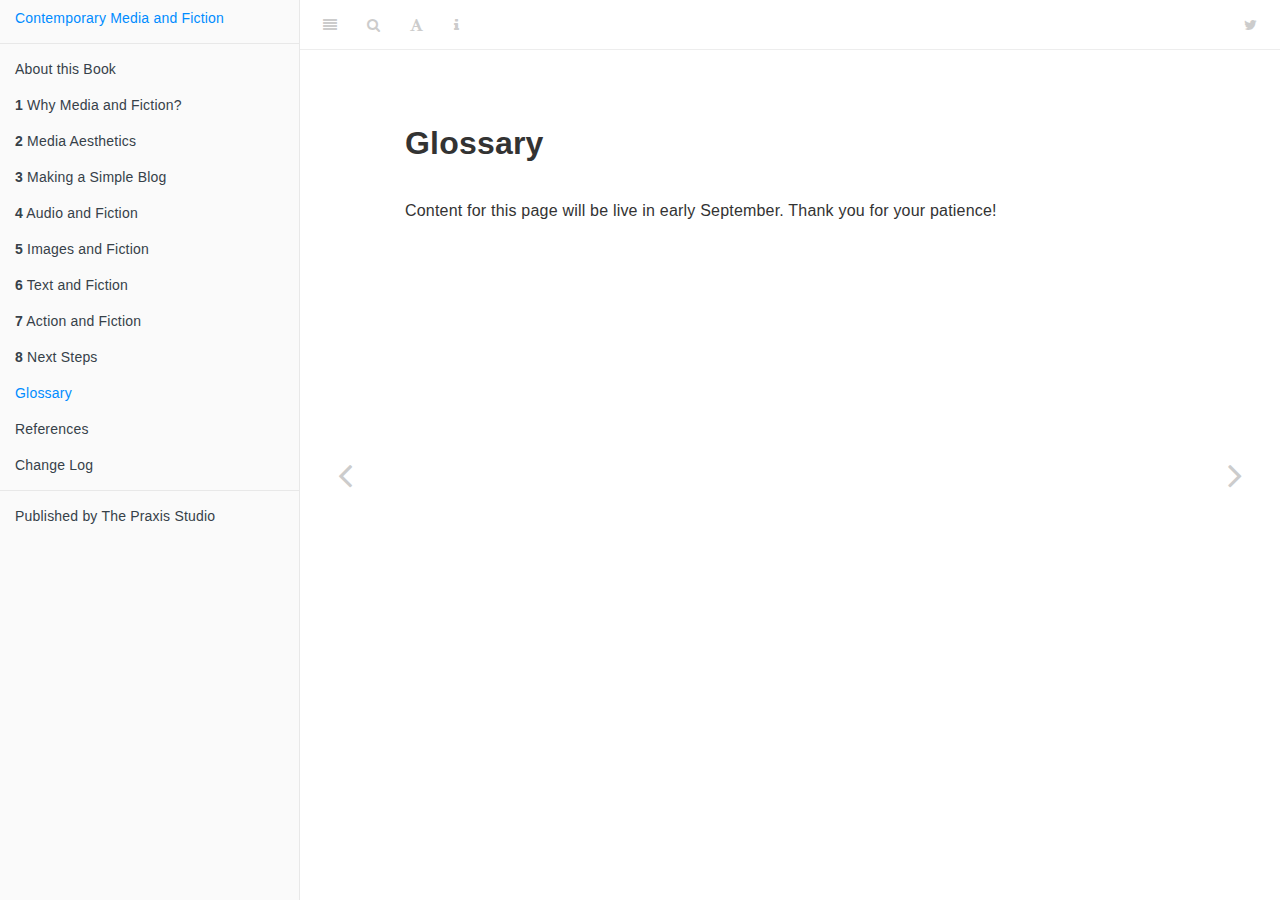
<file: glossary.html>
<!DOCTYPE html>
<html lang="" xml:lang="">
<head>

  <meta charset="utf-8" />
  <meta http-equiv="X-UA-Compatible" content="IE=edge" />
  <title>Glossary | Contemporary Media and Fiction</title>
  <meta name="description" content="An introduction to media and Anglophone fiction since 2000" />
  <meta name="generator" content="bookdown 0.19 and GitBook 2.6.7" />

  <meta property="og:title" content="Glossary | Contemporary Media and Fiction" />
  <meta property="og:type" content="book" />
  
  
  <meta property="og:description" content="An introduction to media and Anglophone fiction since 2000" />
  <meta name="github-repo" content="rstudio/bookdown-demo" />

  <meta name="twitter:card" content="summary" />
  <meta name="twitter:title" content="Glossary | Contemporary Media and Fiction" />
  
  <meta name="twitter:description" content="An introduction to media and Anglophone fiction since 2000" />
  

<meta name="author" content="Jentery Sayers" />


<meta name="date" content="2020-09-01" />

  <meta name="viewport" content="width=device-width, initial-scale=1" />
  <meta name="apple-mobile-web-app-capable" content="yes" />
  <meta name="apple-mobile-web-app-status-bar-style" content="black" />
  
  
<link rel="prev" href="next.html"/>
<link rel="next" href="references.html"/>
<script src="libs/jquery-2.2.3/jquery.min.js"></script>
<link href="libs/gitbook-2.6.7/css/style.css" rel="stylesheet" />
<link href="libs/gitbook-2.6.7/css/plugin-table.css" rel="stylesheet" />
<link href="libs/gitbook-2.6.7/css/plugin-bookdown.css" rel="stylesheet" />
<link href="libs/gitbook-2.6.7/css/plugin-highlight.css" rel="stylesheet" />
<link href="libs/gitbook-2.6.7/css/plugin-search.css" rel="stylesheet" />
<link href="libs/gitbook-2.6.7/css/plugin-fontsettings.css" rel="stylesheet" />
<link href="libs/gitbook-2.6.7/css/plugin-clipboard.css" rel="stylesheet" />









<script src="libs/accessible-code-block-0.0.1/empty-anchor.js"></script>



<link rel="stylesheet" href="style.css" type="text/css" />
</head>

<body>



  <div class="book without-animation with-summary font-size-2 font-family-1" data-basepath=".">

    <div class="book-summary">
      <nav role="navigation">

<ul class="summary">
<li><a href="./">Contemporary Media and Fiction</a></li>

<li class="divider"></li>
<li class="chapter" data-level="" data-path="index.html"><a href="index.html"><i class="fa fa-check"></i>About this Book</a></li>
<li class="chapter" data-level="1" data-path="why.html"><a href="why.html"><i class="fa fa-check"></i><b>1</b> Why Media and Fiction?</a></li>
<li class="chapter" data-level="2" data-path="ma.html"><a href="ma.html"><i class="fa fa-check"></i><b>2</b> Media Aesthetics</a></li>
<li class="chapter" data-level="3" data-path="blog.html"><a href="blog.html"><i class="fa fa-check"></i><b>3</b> Making a Simple Blog</a></li>
<li class="chapter" data-level="4" data-path="audio.html"><a href="audio.html"><i class="fa fa-check"></i><b>4</b> Audio and Fiction</a></li>
<li class="chapter" data-level="5" data-path="images.html"><a href="images.html"><i class="fa fa-check"></i><b>5</b> Images and Fiction</a></li>
<li class="chapter" data-level="6" data-path="text.html"><a href="text.html"><i class="fa fa-check"></i><b>6</b> Text and Fiction</a></li>
<li class="chapter" data-level="7" data-path="action.html"><a href="action.html"><i class="fa fa-check"></i><b>7</b> Action and Fiction</a></li>
<li class="chapter" data-level="8" data-path="next.html"><a href="next.html"><i class="fa fa-check"></i><b>8</b> Next Steps</a></li>
<li class="chapter" data-level="" data-path="glossary.html"><a href="glossary.html"><i class="fa fa-check"></i>Glossary</a></li>
<li class="chapter" data-level="" data-path="references.html"><a href="references.html"><i class="fa fa-check"></i>References</a></li>
<li class="chapter" data-level="" data-path="change-log.html"><a href="change-log.html"><i class="fa fa-check"></i>Change Log</a></li>
<li class="divider"></li>
<li><a href="https://uvicpraxis.github.io/" target="blank">Published by The Praxis Studio</a></li>

</ul>

      </nav>
    </div>

    <div class="book-body">
      <div class="body-inner">
        <div class="book-header" role="navigation">
          <h1>
            <i class="fa fa-circle-o-notch fa-spin"></i><a href="./">Contemporary Media and Fiction</a>
          </h1>
        </div>

        <div class="page-wrapper" tabindex="-1" role="main">
          <div class="page-inner">

            <section class="normal" id="section-">
<div id="glossary" class="section level1 unnumbered">
<h1>Glossary</h1>
<p>Content for this page will be live in early September. Thank you for your patience!</p>

</div>
            </section>

          </div>
        </div>
      </div>
<a href="next.html" class="navigation navigation-prev " aria-label="Previous page"><i class="fa fa-angle-left"></i></a>
<a href="references.html" class="navigation navigation-next " aria-label="Next page"><i class="fa fa-angle-right"></i></a>
    </div>
  </div>
<script src="libs/gitbook-2.6.7/js/app.min.js"></script>
<script src="libs/gitbook-2.6.7/js/lunr.js"></script>
<script src="libs/gitbook-2.6.7/js/clipboard.min.js"></script>
<script src="libs/gitbook-2.6.7/js/plugin-search.js"></script>
<script src="libs/gitbook-2.6.7/js/plugin-sharing.js"></script>
<script src="libs/gitbook-2.6.7/js/plugin-fontsettings.js"></script>
<script src="libs/gitbook-2.6.7/js/plugin-bookdown.js"></script>
<script src="libs/gitbook-2.6.7/js/jquery.highlight.js"></script>
<script src="libs/gitbook-2.6.7/js/plugin-clipboard.js"></script>
<script>
gitbook.require(["gitbook"], function(gitbook) {
gitbook.start({
"sharing": {
"github": false,
"facebook": false,
"twitter": true,
"linkedin": false,
"weibo": false,
"instapaper": false,
"vk": false,
"all": false
},
"fontsettings": {
"theme": "white",
"family": "sans",
"size": 2
},
"edit": null,
"history": {
"link": null,
"text": null
},
"view": {
"link": null,
"text": null
},
"download": null,
"toc": {
"collapse": "section",
"scroll_highlight": true
},
"info": true
});
});
</script>

</body>

</html>
</file>
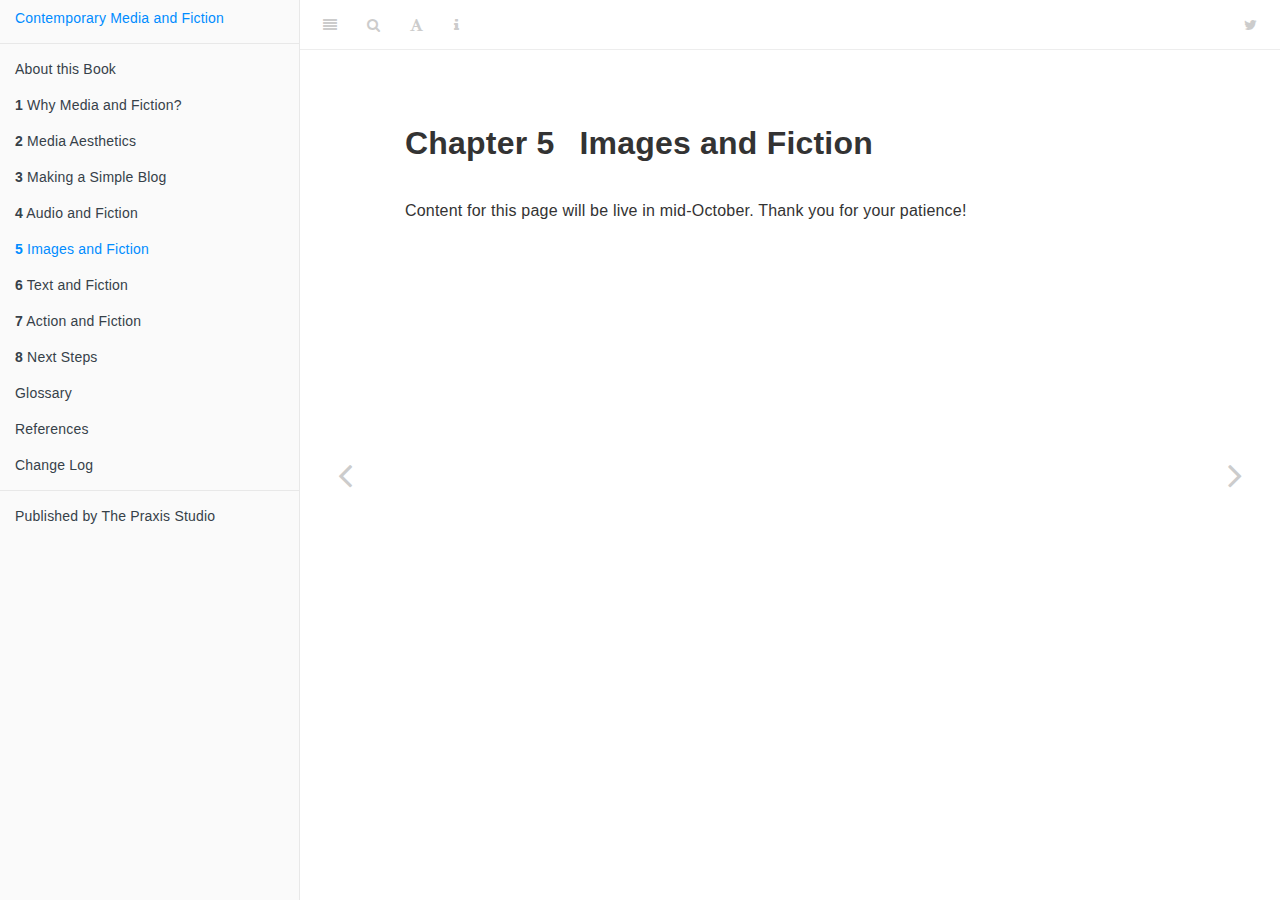
<file: images.html>
<!DOCTYPE html>
<html lang="" xml:lang="">
<head>

  <meta charset="utf-8" />
  <meta http-equiv="X-UA-Compatible" content="IE=edge" />
  <title>Chapter 5 Images and Fiction | Contemporary Media and Fiction</title>
  <meta name="description" content="An introduction to media and Anglophone fiction since 2000" />
  <meta name="generator" content="bookdown 0.19 and GitBook 2.6.7" />

  <meta property="og:title" content="Chapter 5 Images and Fiction | Contemporary Media and Fiction" />
  <meta property="og:type" content="book" />
  
  
  <meta property="og:description" content="An introduction to media and Anglophone fiction since 2000" />
  <meta name="github-repo" content="rstudio/bookdown-demo" />

  <meta name="twitter:card" content="summary" />
  <meta name="twitter:title" content="Chapter 5 Images and Fiction | Contemporary Media and Fiction" />
  
  <meta name="twitter:description" content="An introduction to media and Anglophone fiction since 2000" />
  

<meta name="author" content="Jentery Sayers" />


<meta name="date" content="2020-09-01" />

  <meta name="viewport" content="width=device-width, initial-scale=1" />
  <meta name="apple-mobile-web-app-capable" content="yes" />
  <meta name="apple-mobile-web-app-status-bar-style" content="black" />
  
  
<link rel="prev" href="audio.html"/>
<link rel="next" href="text.html"/>
<script src="libs/jquery-2.2.3/jquery.min.js"></script>
<link href="libs/gitbook-2.6.7/css/style.css" rel="stylesheet" />
<link href="libs/gitbook-2.6.7/css/plugin-table.css" rel="stylesheet" />
<link href="libs/gitbook-2.6.7/css/plugin-bookdown.css" rel="stylesheet" />
<link href="libs/gitbook-2.6.7/css/plugin-highlight.css" rel="stylesheet" />
<link href="libs/gitbook-2.6.7/css/plugin-search.css" rel="stylesheet" />
<link href="libs/gitbook-2.6.7/css/plugin-fontsettings.css" rel="stylesheet" />
<link href="libs/gitbook-2.6.7/css/plugin-clipboard.css" rel="stylesheet" />









<script src="libs/accessible-code-block-0.0.1/empty-anchor.js"></script>



<link rel="stylesheet" href="style.css" type="text/css" />
</head>

<body>



  <div class="book without-animation with-summary font-size-2 font-family-1" data-basepath=".">

    <div class="book-summary">
      <nav role="navigation">

<ul class="summary">
<li><a href="./">Contemporary Media and Fiction</a></li>

<li class="divider"></li>
<li class="chapter" data-level="" data-path="index.html"><a href="index.html"><i class="fa fa-check"></i>About this Book</a></li>
<li class="chapter" data-level="1" data-path="why.html"><a href="why.html"><i class="fa fa-check"></i><b>1</b> Why Media and Fiction?</a></li>
<li class="chapter" data-level="2" data-path="ma.html"><a href="ma.html"><i class="fa fa-check"></i><b>2</b> Media Aesthetics</a></li>
<li class="chapter" data-level="3" data-path="blog.html"><a href="blog.html"><i class="fa fa-check"></i><b>3</b> Making a Simple Blog</a></li>
<li class="chapter" data-level="4" data-path="audio.html"><a href="audio.html"><i class="fa fa-check"></i><b>4</b> Audio and Fiction</a></li>
<li class="chapter" data-level="5" data-path="images.html"><a href="images.html"><i class="fa fa-check"></i><b>5</b> Images and Fiction</a></li>
<li class="chapter" data-level="6" data-path="text.html"><a href="text.html"><i class="fa fa-check"></i><b>6</b> Text and Fiction</a></li>
<li class="chapter" data-level="7" data-path="action.html"><a href="action.html"><i class="fa fa-check"></i><b>7</b> Action and Fiction</a></li>
<li class="chapter" data-level="8" data-path="next.html"><a href="next.html"><i class="fa fa-check"></i><b>8</b> Next Steps</a></li>
<li class="chapter" data-level="" data-path="glossary.html"><a href="glossary.html"><i class="fa fa-check"></i>Glossary</a></li>
<li class="chapter" data-level="" data-path="references.html"><a href="references.html"><i class="fa fa-check"></i>References</a></li>
<li class="chapter" data-level="" data-path="change-log.html"><a href="change-log.html"><i class="fa fa-check"></i>Change Log</a></li>
<li class="divider"></li>
<li><a href="https://uvicpraxis.github.io/" target="blank">Published by The Praxis Studio</a></li>

</ul>

      </nav>
    </div>

    <div class="book-body">
      <div class="body-inner">
        <div class="book-header" role="navigation">
          <h1>
            <i class="fa fa-circle-o-notch fa-spin"></i><a href="./">Contemporary Media and Fiction</a>
          </h1>
        </div>

        <div class="page-wrapper" tabindex="-1" role="main">
          <div class="page-inner">

            <section class="normal" id="section-">
<div id="images" class="section level1">
<h1><span class="header-section-number">Chapter 5</span> Images and Fiction</h1>
<p>Content for this page will be live in mid-October. Thank you for your patience!</p>

</div>
            </section>

          </div>
        </div>
      </div>
<a href="audio.html" class="navigation navigation-prev " aria-label="Previous page"><i class="fa fa-angle-left"></i></a>
<a href="text.html" class="navigation navigation-next " aria-label="Next page"><i class="fa fa-angle-right"></i></a>
    </div>
  </div>
<script src="libs/gitbook-2.6.7/js/app.min.js"></script>
<script src="libs/gitbook-2.6.7/js/lunr.js"></script>
<script src="libs/gitbook-2.6.7/js/clipboard.min.js"></script>
<script src="libs/gitbook-2.6.7/js/plugin-search.js"></script>
<script src="libs/gitbook-2.6.7/js/plugin-sharing.js"></script>
<script src="libs/gitbook-2.6.7/js/plugin-fontsettings.js"></script>
<script src="libs/gitbook-2.6.7/js/plugin-bookdown.js"></script>
<script src="libs/gitbook-2.6.7/js/jquery.highlight.js"></script>
<script src="libs/gitbook-2.6.7/js/plugin-clipboard.js"></script>
<script>
gitbook.require(["gitbook"], function(gitbook) {
gitbook.start({
"sharing": {
"github": false,
"facebook": false,
"twitter": true,
"linkedin": false,
"weibo": false,
"instapaper": false,
"vk": false,
"all": false
},
"fontsettings": {
"theme": "white",
"family": "sans",
"size": 2
},
"edit": null,
"history": {
"link": null,
"text": null
},
"view": {
"link": null,
"text": null
},
"download": null,
"toc": {
"collapse": "section",
"scroll_highlight": true
},
"info": true
});
});
</script>

</body>

</html>
</file>
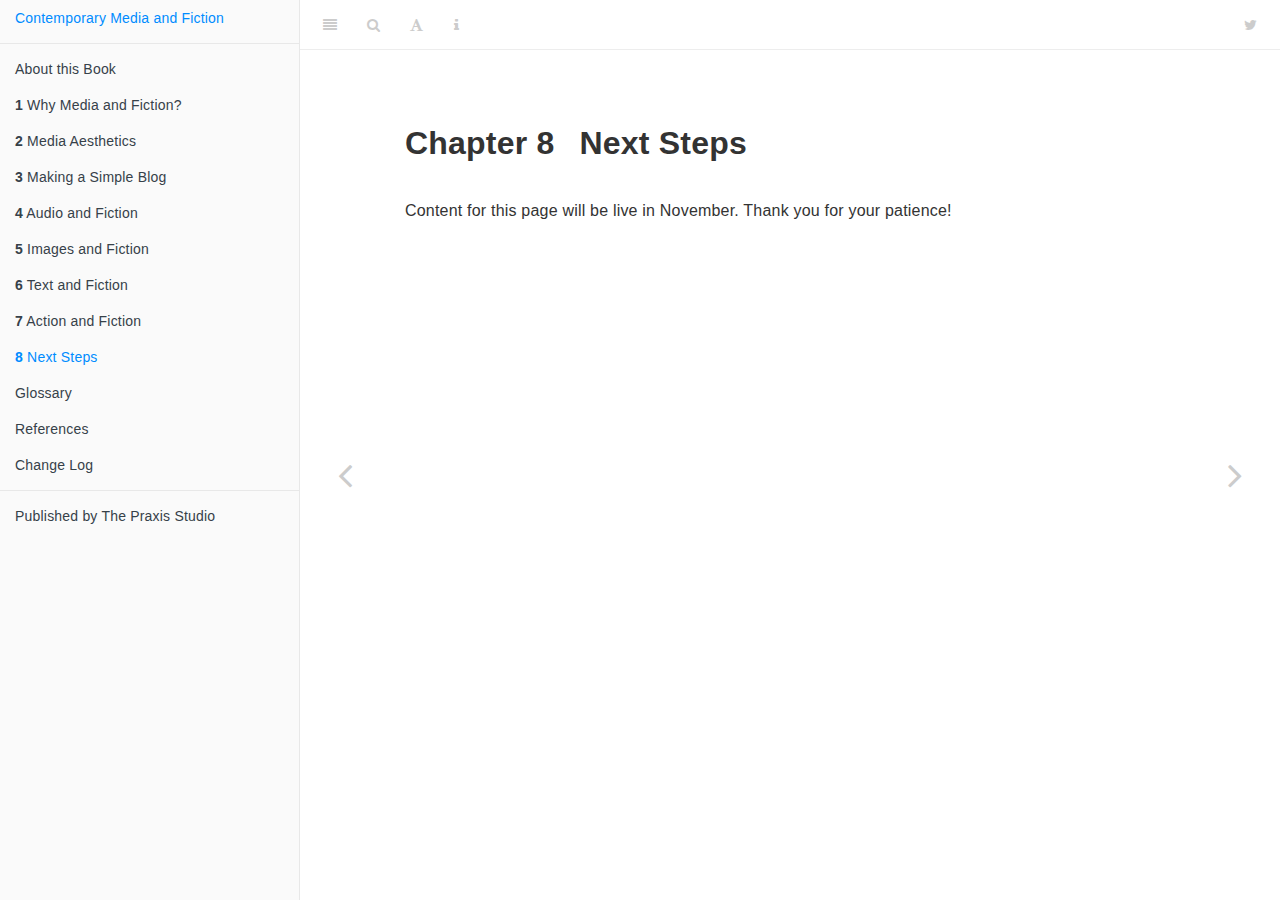
<file: next.html>
<!DOCTYPE html>
<html lang="" xml:lang="">
<head>

  <meta charset="utf-8" />
  <meta http-equiv="X-UA-Compatible" content="IE=edge" />
  <title>Chapter 8 Next Steps | Contemporary Media and Fiction</title>
  <meta name="description" content="An introduction to media and Anglophone fiction since 2000" />
  <meta name="generator" content="bookdown 0.19 and GitBook 2.6.7" />

  <meta property="og:title" content="Chapter 8 Next Steps | Contemporary Media and Fiction" />
  <meta property="og:type" content="book" />
  
  
  <meta property="og:description" content="An introduction to media and Anglophone fiction since 2000" />
  <meta name="github-repo" content="rstudio/bookdown-demo" />

  <meta name="twitter:card" content="summary" />
  <meta name="twitter:title" content="Chapter 8 Next Steps | Contemporary Media and Fiction" />
  
  <meta name="twitter:description" content="An introduction to media and Anglophone fiction since 2000" />
  

<meta name="author" content="Jentery Sayers" />


<meta name="date" content="2020-09-01" />

  <meta name="viewport" content="width=device-width, initial-scale=1" />
  <meta name="apple-mobile-web-app-capable" content="yes" />
  <meta name="apple-mobile-web-app-status-bar-style" content="black" />
  
  
<link rel="prev" href="action.html"/>
<link rel="next" href="glossary.html"/>
<script src="libs/jquery-2.2.3/jquery.min.js"></script>
<link href="libs/gitbook-2.6.7/css/style.css" rel="stylesheet" />
<link href="libs/gitbook-2.6.7/css/plugin-table.css" rel="stylesheet" />
<link href="libs/gitbook-2.6.7/css/plugin-bookdown.css" rel="stylesheet" />
<link href="libs/gitbook-2.6.7/css/plugin-highlight.css" rel="stylesheet" />
<link href="libs/gitbook-2.6.7/css/plugin-search.css" rel="stylesheet" />
<link href="libs/gitbook-2.6.7/css/plugin-fontsettings.css" rel="stylesheet" />
<link href="libs/gitbook-2.6.7/css/plugin-clipboard.css" rel="stylesheet" />









<script src="libs/accessible-code-block-0.0.1/empty-anchor.js"></script>



<link rel="stylesheet" href="style.css" type="text/css" />
</head>

<body>



  <div class="book without-animation with-summary font-size-2 font-family-1" data-basepath=".">

    <div class="book-summary">
      <nav role="navigation">

<ul class="summary">
<li><a href="./">Contemporary Media and Fiction</a></li>

<li class="divider"></li>
<li class="chapter" data-level="" data-path="index.html"><a href="index.html"><i class="fa fa-check"></i>About this Book</a></li>
<li class="chapter" data-level="1" data-path="why.html"><a href="why.html"><i class="fa fa-check"></i><b>1</b> Why Media and Fiction?</a></li>
<li class="chapter" data-level="2" data-path="ma.html"><a href="ma.html"><i class="fa fa-check"></i><b>2</b> Media Aesthetics</a></li>
<li class="chapter" data-level="3" data-path="blog.html"><a href="blog.html"><i class="fa fa-check"></i><b>3</b> Making a Simple Blog</a></li>
<li class="chapter" data-level="4" data-path="audio.html"><a href="audio.html"><i class="fa fa-check"></i><b>4</b> Audio and Fiction</a></li>
<li class="chapter" data-level="5" data-path="images.html"><a href="images.html"><i class="fa fa-check"></i><b>5</b> Images and Fiction</a></li>
<li class="chapter" data-level="6" data-path="text.html"><a href="text.html"><i class="fa fa-check"></i><b>6</b> Text and Fiction</a></li>
<li class="chapter" data-level="7" data-path="action.html"><a href="action.html"><i class="fa fa-check"></i><b>7</b> Action and Fiction</a></li>
<li class="chapter" data-level="8" data-path="next.html"><a href="next.html"><i class="fa fa-check"></i><b>8</b> Next Steps</a></li>
<li class="chapter" data-level="" data-path="glossary.html"><a href="glossary.html"><i class="fa fa-check"></i>Glossary</a></li>
<li class="chapter" data-level="" data-path="references.html"><a href="references.html"><i class="fa fa-check"></i>References</a></li>
<li class="chapter" data-level="" data-path="change-log.html"><a href="change-log.html"><i class="fa fa-check"></i>Change Log</a></li>
<li class="divider"></li>
<li><a href="https://uvicpraxis.github.io/" target="blank">Published by The Praxis Studio</a></li>

</ul>

      </nav>
    </div>

    <div class="book-body">
      <div class="body-inner">
        <div class="book-header" role="navigation">
          <h1>
            <i class="fa fa-circle-o-notch fa-spin"></i><a href="./">Contemporary Media and Fiction</a>
          </h1>
        </div>

        <div class="page-wrapper" tabindex="-1" role="main">
          <div class="page-inner">

            <section class="normal" id="section-">
<div id="next" class="section level1">
<h1><span class="header-section-number">Chapter 8</span> Next Steps</h1>
<p>Content for this page will be live in November. Thank you for your patience!</p>

</div>
            </section>

          </div>
        </div>
      </div>
<a href="action.html" class="navigation navigation-prev " aria-label="Previous page"><i class="fa fa-angle-left"></i></a>
<a href="glossary.html" class="navigation navigation-next " aria-label="Next page"><i class="fa fa-angle-right"></i></a>
    </div>
  </div>
<script src="libs/gitbook-2.6.7/js/app.min.js"></script>
<script src="libs/gitbook-2.6.7/js/lunr.js"></script>
<script src="libs/gitbook-2.6.7/js/clipboard.min.js"></script>
<script src="libs/gitbook-2.6.7/js/plugin-search.js"></script>
<script src="libs/gitbook-2.6.7/js/plugin-sharing.js"></script>
<script src="libs/gitbook-2.6.7/js/plugin-fontsettings.js"></script>
<script src="libs/gitbook-2.6.7/js/plugin-bookdown.js"></script>
<script src="libs/gitbook-2.6.7/js/jquery.highlight.js"></script>
<script src="libs/gitbook-2.6.7/js/plugin-clipboard.js"></script>
<script>
gitbook.require(["gitbook"], function(gitbook) {
gitbook.start({
"sharing": {
"github": false,
"facebook": false,
"twitter": true,
"linkedin": false,
"weibo": false,
"instapaper": false,
"vk": false,
"all": false
},
"fontsettings": {
"theme": "white",
"family": "sans",
"size": 2
},
"edit": null,
"history": {
"link": null,
"text": null
},
"view": {
"link": null,
"text": null
},
"download": null,
"toc": {
"collapse": "section",
"scroll_highlight": true
},
"info": true
});
});
</script>

</body>

</html>
</file>
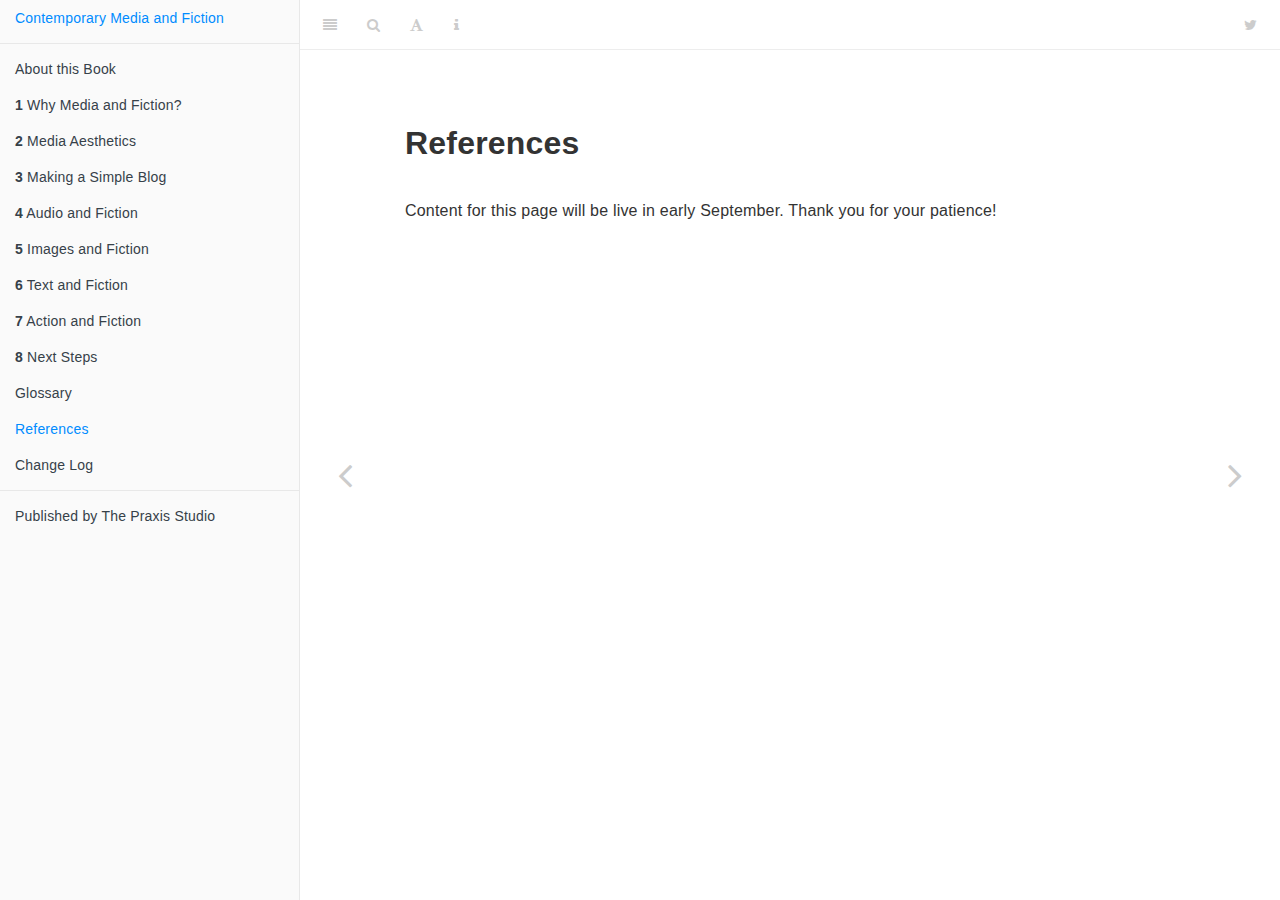
<file: references.html>
<!DOCTYPE html>
<html lang="" xml:lang="">
<head>

  <meta charset="utf-8" />
  <meta http-equiv="X-UA-Compatible" content="IE=edge" />
  <title>References | Contemporary Media and Fiction</title>
  <meta name="description" content="An introduction to media and Anglophone fiction since 2000" />
  <meta name="generator" content="bookdown 0.19 and GitBook 2.6.7" />

  <meta property="og:title" content="References | Contemporary Media and Fiction" />
  <meta property="og:type" content="book" />
  
  
  <meta property="og:description" content="An introduction to media and Anglophone fiction since 2000" />
  <meta name="github-repo" content="rstudio/bookdown-demo" />

  <meta name="twitter:card" content="summary" />
  <meta name="twitter:title" content="References | Contemporary Media and Fiction" />
  
  <meta name="twitter:description" content="An introduction to media and Anglophone fiction since 2000" />
  

<meta name="author" content="Jentery Sayers" />


<meta name="date" content="2020-09-01" />

  <meta name="viewport" content="width=device-width, initial-scale=1" />
  <meta name="apple-mobile-web-app-capable" content="yes" />
  <meta name="apple-mobile-web-app-status-bar-style" content="black" />
  
  
<link rel="prev" href="glossary.html"/>
<link rel="next" href="change-log.html"/>
<script src="libs/jquery-2.2.3/jquery.min.js"></script>
<link href="libs/gitbook-2.6.7/css/style.css" rel="stylesheet" />
<link href="libs/gitbook-2.6.7/css/plugin-table.css" rel="stylesheet" />
<link href="libs/gitbook-2.6.7/css/plugin-bookdown.css" rel="stylesheet" />
<link href="libs/gitbook-2.6.7/css/plugin-highlight.css" rel="stylesheet" />
<link href="libs/gitbook-2.6.7/css/plugin-search.css" rel="stylesheet" />
<link href="libs/gitbook-2.6.7/css/plugin-fontsettings.css" rel="stylesheet" />
<link href="libs/gitbook-2.6.7/css/plugin-clipboard.css" rel="stylesheet" />









<script src="libs/accessible-code-block-0.0.1/empty-anchor.js"></script>



<link rel="stylesheet" href="style.css" type="text/css" />
</head>

<body>



  <div class="book without-animation with-summary font-size-2 font-family-1" data-basepath=".">

    <div class="book-summary">
      <nav role="navigation">

<ul class="summary">
<li><a href="./">Contemporary Media and Fiction</a></li>

<li class="divider"></li>
<li class="chapter" data-level="" data-path="index.html"><a href="index.html"><i class="fa fa-check"></i>About this Book</a></li>
<li class="chapter" data-level="1" data-path="why.html"><a href="why.html"><i class="fa fa-check"></i><b>1</b> Why Media and Fiction?</a></li>
<li class="chapter" data-level="2" data-path="ma.html"><a href="ma.html"><i class="fa fa-check"></i><b>2</b> Media Aesthetics</a></li>
<li class="chapter" data-level="3" data-path="blog.html"><a href="blog.html"><i class="fa fa-check"></i><b>3</b> Making a Simple Blog</a></li>
<li class="chapter" data-level="4" data-path="audio.html"><a href="audio.html"><i class="fa fa-check"></i><b>4</b> Audio and Fiction</a></li>
<li class="chapter" data-level="5" data-path="images.html"><a href="images.html"><i class="fa fa-check"></i><b>5</b> Images and Fiction</a></li>
<li class="chapter" data-level="6" data-path="text.html"><a href="text.html"><i class="fa fa-check"></i><b>6</b> Text and Fiction</a></li>
<li class="chapter" data-level="7" data-path="action.html"><a href="action.html"><i class="fa fa-check"></i><b>7</b> Action and Fiction</a></li>
<li class="chapter" data-level="8" data-path="next.html"><a href="next.html"><i class="fa fa-check"></i><b>8</b> Next Steps</a></li>
<li class="chapter" data-level="" data-path="glossary.html"><a href="glossary.html"><i class="fa fa-check"></i>Glossary</a></li>
<li class="chapter" data-level="" data-path="references.html"><a href="references.html"><i class="fa fa-check"></i>References</a></li>
<li class="chapter" data-level="" data-path="change-log.html"><a href="change-log.html"><i class="fa fa-check"></i>Change Log</a></li>
<li class="divider"></li>
<li><a href="https://uvicpraxis.github.io/" target="blank">Published by The Praxis Studio</a></li>

</ul>

      </nav>
    </div>

    <div class="book-body">
      <div class="body-inner">
        <div class="book-header" role="navigation">
          <h1>
            <i class="fa fa-circle-o-notch fa-spin"></i><a href="./">Contemporary Media and Fiction</a>
          </h1>
        </div>

        <div class="page-wrapper" tabindex="-1" role="main">
          <div class="page-inner">

            <section class="normal" id="section-">
<div id="references" class="section level1 unnumbered">
<h1>References</h1>
<p>Content for this page will be live in early September. Thank you for your patience!</p>

</div>
            </section>

          </div>
        </div>
      </div>
<a href="glossary.html" class="navigation navigation-prev " aria-label="Previous page"><i class="fa fa-angle-left"></i></a>
<a href="change-log.html" class="navigation navigation-next " aria-label="Next page"><i class="fa fa-angle-right"></i></a>
    </div>
  </div>
<script src="libs/gitbook-2.6.7/js/app.min.js"></script>
<script src="libs/gitbook-2.6.7/js/lunr.js"></script>
<script src="libs/gitbook-2.6.7/js/clipboard.min.js"></script>
<script src="libs/gitbook-2.6.7/js/plugin-search.js"></script>
<script src="libs/gitbook-2.6.7/js/plugin-sharing.js"></script>
<script src="libs/gitbook-2.6.7/js/plugin-fontsettings.js"></script>
<script src="libs/gitbook-2.6.7/js/plugin-bookdown.js"></script>
<script src="libs/gitbook-2.6.7/js/jquery.highlight.js"></script>
<script src="libs/gitbook-2.6.7/js/plugin-clipboard.js"></script>
<script>
gitbook.require(["gitbook"], function(gitbook) {
gitbook.start({
"sharing": {
"github": false,
"facebook": false,
"twitter": true,
"linkedin": false,
"weibo": false,
"instapaper": false,
"vk": false,
"all": false
},
"fontsettings": {
"theme": "white",
"family": "sans",
"size": 2
},
"edit": null,
"history": {
"link": null,
"text": null
},
"view": {
"link": null,
"text": null
},
"download": null,
"toc": {
"collapse": "section",
"scroll_highlight": true
},
"info": true
});
});
</script>

</body>

</html>
</file>
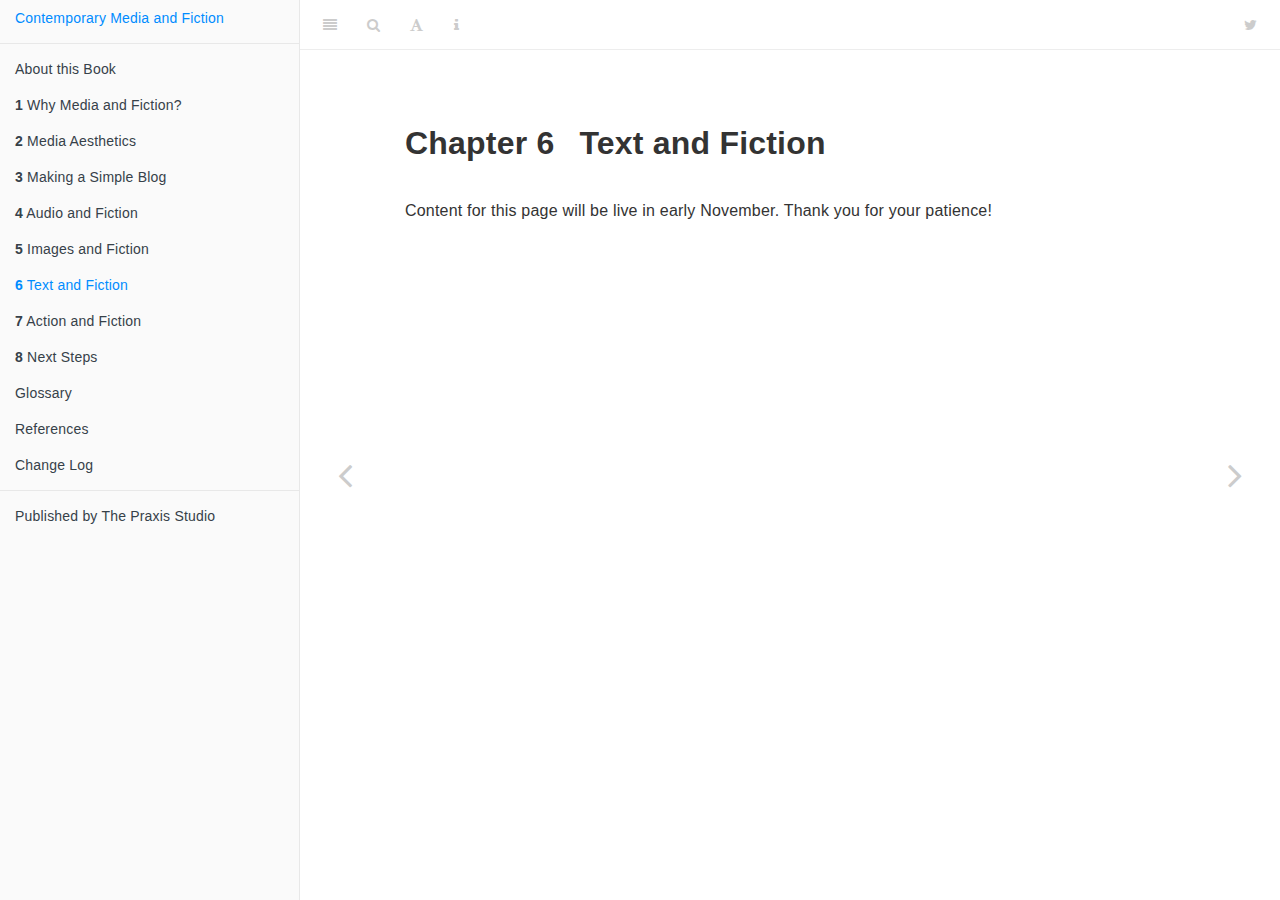
<file: text.html>
<!DOCTYPE html>
<html lang="" xml:lang="">
<head>

  <meta charset="utf-8" />
  <meta http-equiv="X-UA-Compatible" content="IE=edge" />
  <title>Chapter 6 Text and Fiction | Contemporary Media and Fiction</title>
  <meta name="description" content="An introduction to media and Anglophone fiction since 2000" />
  <meta name="generator" content="bookdown 0.19 and GitBook 2.6.7" />

  <meta property="og:title" content="Chapter 6 Text and Fiction | Contemporary Media and Fiction" />
  <meta property="og:type" content="book" />
  
  
  <meta property="og:description" content="An introduction to media and Anglophone fiction since 2000" />
  <meta name="github-repo" content="rstudio/bookdown-demo" />

  <meta name="twitter:card" content="summary" />
  <meta name="twitter:title" content="Chapter 6 Text and Fiction | Contemporary Media and Fiction" />
  
  <meta name="twitter:description" content="An introduction to media and Anglophone fiction since 2000" />
  

<meta name="author" content="Jentery Sayers" />


<meta name="date" content="2020-09-01" />

  <meta name="viewport" content="width=device-width, initial-scale=1" />
  <meta name="apple-mobile-web-app-capable" content="yes" />
  <meta name="apple-mobile-web-app-status-bar-style" content="black" />
  
  
<link rel="prev" href="images.html"/>
<link rel="next" href="action.html"/>
<script src="libs/jquery-2.2.3/jquery.min.js"></script>
<link href="libs/gitbook-2.6.7/css/style.css" rel="stylesheet" />
<link href="libs/gitbook-2.6.7/css/plugin-table.css" rel="stylesheet" />
<link href="libs/gitbook-2.6.7/css/plugin-bookdown.css" rel="stylesheet" />
<link href="libs/gitbook-2.6.7/css/plugin-highlight.css" rel="stylesheet" />
<link href="libs/gitbook-2.6.7/css/plugin-search.css" rel="stylesheet" />
<link href="libs/gitbook-2.6.7/css/plugin-fontsettings.css" rel="stylesheet" />
<link href="libs/gitbook-2.6.7/css/plugin-clipboard.css" rel="stylesheet" />









<script src="libs/accessible-code-block-0.0.1/empty-anchor.js"></script>



<link rel="stylesheet" href="style.css" type="text/css" />
</head>

<body>



  <div class="book without-animation with-summary font-size-2 font-family-1" data-basepath=".">

    <div class="book-summary">
      <nav role="navigation">

<ul class="summary">
<li><a href="./">Contemporary Media and Fiction</a></li>

<li class="divider"></li>
<li class="chapter" data-level="" data-path="index.html"><a href="index.html"><i class="fa fa-check"></i>About this Book</a></li>
<li class="chapter" data-level="1" data-path="why.html"><a href="why.html"><i class="fa fa-check"></i><b>1</b> Why Media and Fiction?</a></li>
<li class="chapter" data-level="2" data-path="ma.html"><a href="ma.html"><i class="fa fa-check"></i><b>2</b> Media Aesthetics</a></li>
<li class="chapter" data-level="3" data-path="blog.html"><a href="blog.html"><i class="fa fa-check"></i><b>3</b> Making a Simple Blog</a></li>
<li class="chapter" data-level="4" data-path="audio.html"><a href="audio.html"><i class="fa fa-check"></i><b>4</b> Audio and Fiction</a></li>
<li class="chapter" data-level="5" data-path="images.html"><a href="images.html"><i class="fa fa-check"></i><b>5</b> Images and Fiction</a></li>
<li class="chapter" data-level="6" data-path="text.html"><a href="text.html"><i class="fa fa-check"></i><b>6</b> Text and Fiction</a></li>
<li class="chapter" data-level="7" data-path="action.html"><a href="action.html"><i class="fa fa-check"></i><b>7</b> Action and Fiction</a></li>
<li class="chapter" data-level="8" data-path="next.html"><a href="next.html"><i class="fa fa-check"></i><b>8</b> Next Steps</a></li>
<li class="chapter" data-level="" data-path="glossary.html"><a href="glossary.html"><i class="fa fa-check"></i>Glossary</a></li>
<li class="chapter" data-level="" data-path="references.html"><a href="references.html"><i class="fa fa-check"></i>References</a></li>
<li class="chapter" data-level="" data-path="change-log.html"><a href="change-log.html"><i class="fa fa-check"></i>Change Log</a></li>
<li class="divider"></li>
<li><a href="https://uvicpraxis.github.io/" target="blank">Published by The Praxis Studio</a></li>

</ul>

      </nav>
    </div>

    <div class="book-body">
      <div class="body-inner">
        <div class="book-header" role="navigation">
          <h1>
            <i class="fa fa-circle-o-notch fa-spin"></i><a href="./">Contemporary Media and Fiction</a>
          </h1>
        </div>

        <div class="page-wrapper" tabindex="-1" role="main">
          <div class="page-inner">

            <section class="normal" id="section-">
<div id="text" class="section level1">
<h1><span class="header-section-number">Chapter 6</span> Text and Fiction</h1>
<p>Content for this page will be live in early November. Thank you for your patience!</p>

</div>
            </section>

          </div>
        </div>
      </div>
<a href="images.html" class="navigation navigation-prev " aria-label="Previous page"><i class="fa fa-angle-left"></i></a>
<a href="action.html" class="navigation navigation-next " aria-label="Next page"><i class="fa fa-angle-right"></i></a>
    </div>
  </div>
<script src="libs/gitbook-2.6.7/js/app.min.js"></script>
<script src="libs/gitbook-2.6.7/js/lunr.js"></script>
<script src="libs/gitbook-2.6.7/js/clipboard.min.js"></script>
<script src="libs/gitbook-2.6.7/js/plugin-search.js"></script>
<script src="libs/gitbook-2.6.7/js/plugin-sharing.js"></script>
<script src="libs/gitbook-2.6.7/js/plugin-fontsettings.js"></script>
<script src="libs/gitbook-2.6.7/js/plugin-bookdown.js"></script>
<script src="libs/gitbook-2.6.7/js/jquery.highlight.js"></script>
<script src="libs/gitbook-2.6.7/js/plugin-clipboard.js"></script>
<script>
gitbook.require(["gitbook"], function(gitbook) {
gitbook.start({
"sharing": {
"github": false,
"facebook": false,
"twitter": true,
"linkedin": false,
"weibo": false,
"instapaper": false,
"vk": false,
"all": false
},
"fontsettings": {
"theme": "white",
"family": "sans",
"size": 2
},
"edit": null,
"history": {
"link": null,
"text": null
},
"view": {
"link": null,
"text": null
},
"download": null,
"toc": {
"collapse": "section",
"scroll_highlight": true
},
"info": true
});
});
</script>

</body>

</html>
</file>
<file: libs/gitbook-2.6.7/css/plugin-table.css>
.book .book-body .page-wrapper .page-inner section.normal table{display:table;width:100%;border-collapse:collapse;border-spacing:0;overflow:auto}.book .book-body .page-wrapper .page-inner section.normal table td,.book .book-body .page-wrapper .page-inner section.normal table th{padding:6px 13px;border:1px solid #ddd}.book .book-body .page-wrapper .page-inner section.normal table tr{background-color:#fff;border-top:1px solid #ccc}.book .book-body .page-wrapper .page-inner section.normal table tr:nth-child(2n){background-color:#f8f8f8}.book .book-body .page-wrapper .page-inner section.normal table th{font-weight:700}
</file>
<file: libs/gitbook-2.6.7/css/plugin-bookdown.css>
.book .book-header h1 {
  padding-left: 20px;
  padding-right: 20px;
}
.book .book-header.fixed {
  position: fixed;
  right: 0;
  top: 0;
  left: 0;
  border-bottom: 1px solid rgba(0,0,0,.07);
}
span.search-highlight {
  background-color: #ffff88;
}
@media (min-width: 600px) {
  .book.with-summary .book-header.fixed {
    left: 300px;
  }
}
@media (max-width: 1240px) {
  .book .book-body.fixed {
    top: 50px;
  }
  .book .book-body.fixed .body-inner {
    top: auto;
  }
}
@media (max-width: 600px) {
  .book.with-summary .book-header.fixed {
    left: calc(100% - 60px);
    min-width: 300px;
  }
  .book.with-summary .book-body {
    transform: none;
    left: calc(100% - 60px);
    min-width: 300px;
  }
  .book .book-body.fixed {
    top: 0;
  }
}

.book .book-body.fixed .body-inner {
  top: 50px;
}
.book .book-body .page-wrapper .page-inner section.normal sub, .book .book-body .page-wrapper .page-inner section.normal sup {
  font-size: 85%;
}

@media print {
  .book .book-summary, .book .book-body .book-header, .fa {
    display: none !important;
  }
  .book .book-body.fixed {
    left: 0px;
  }
  .book .book-body,.book .book-body .body-inner, .book.with-summary {
    overflow: visible !important;
  }
}
.kable_wrapper {
  border-spacing: 20px 0;
  border-collapse: separate;
  border: none;
  margin: auto;
}
.kable_wrapper > tbody > tr > td {
  vertical-align: top;
}
.book .book-body .page-wrapper .page-inner section.normal table tr.header {
  border-top-width: 2px;
}
.book .book-body .page-wrapper .page-inner section.normal table tr:last-child td {
  border-bottom-width: 2px;
}
.book .book-body .page-wrapper .page-inner section.normal table td, .book .book-body .page-wrapper .page-inner section.normal table th {
  border-left: none;
  border-right: none;
}
.book .book-body .page-wrapper .page-inner section.normal table.kable_wrapper > tbody > tr, .book .book-body .page-wrapper .page-inner section.normal table.kable_wrapper > tbody > tr > td {
  border-top: none;
}
.book .book-body .page-wrapper .page-inner section.normal table.kable_wrapper > tbody > tr:last-child > td {
    border-bottom: none;
}

div.theorem, div.lemma, div.corollary, div.proposition, div.conjecture {
  font-style: italic;
}
span.theorem, span.lemma, span.corollary, span.proposition, span.conjecture {
  font-style: normal;
}
div.proof:after {
  content: "\25a2";
  float: right;
}
.header-section-number {
  padding-right: .5em;
}
</file>
<file: libs/gitbook-2.6.7/css/plugin-highlight.css>
.book .book-body .page-wrapper .page-inner section.normal pre,
.book .book-body .page-wrapper .page-inner section.normal code {
  /* http://jmblog.github.com/color-themes-for-google-code-highlightjs */
  /* Tomorrow Comment */
  /* Tomorrow Red */
  /* Tomorrow Orange */
  /* Tomorrow Yellow */
  /* Tomorrow Green */
  /* Tomorrow Aqua */
  /* Tomorrow Blue */
  /* Tomorrow Purple */
}
.book .book-body .page-wrapper .page-inner section.normal pre .hljs-comment,
.book .book-body .page-wrapper .page-inner section.normal code .hljs-comment,
.book .book-body .page-wrapper .page-inner section.normal pre .hljs-title,
.book .book-body .page-wrapper .page-inner section.normal code .hljs-title {
  color: #8e908c;
}
.book .book-body .page-wrapper .page-inner section.normal pre .hljs-variable,
.book .book-body .page-wrapper .page-inner section.normal code .hljs-variable,
.book .book-body .page-wrapper .page-inner section.normal pre .hljs-attribute,
.book .book-body .page-wrapper .page-inner section.normal code .hljs-attribute,
.book .book-body .page-wrapper .page-inner section.normal pre .hljs-tag,
.book .book-body .page-wrapper .page-inner section.normal code .hljs-tag,
.book .book-body .page-wrapper .page-inner section.normal pre .hljs-regexp,
.book .book-body .page-wrapper .page-inner section.normal code .hljs-regexp,
.book .book-body .page-wrapper .page-inner section.normal pre .ruby .hljs-constant,
.book .book-body .page-wrapper .page-inner section.normal code .ruby .hljs-constant,
.book .book-body .page-wrapper .page-inner section.normal pre .xml .hljs-tag .hljs-title,
.book .book-body .page-wrapper .page-inner section.normal code .xml .hljs-tag .hljs-title,
.book .book-body .page-wrapper .page-inner section.normal pre .xml .hljs-pi,
.book .book-body .page-wrapper .page-inner section.normal code .xml .hljs-pi,
.book .book-body .page-wrapper .page-inner section.normal pre .xml .hljs-doctype,
.book .book-body .page-wrapper .page-inner section.normal code .xml .hljs-doctype,
.book .book-body .page-wrapper .page-inner section.normal pre .html .hljs-doctype,
.book .book-body .page-wrapper .page-inner section.normal code .html .hljs-doctype,
.book .book-body .page-wrapper .page-inner section.normal pre .css .hljs-id,
.book .book-body .page-wrapper .page-inner section.normal code .css .hljs-id,
.book .book-body .page-wrapper .page-inner section.normal pre .css .hljs-class,
.book .book-body .page-wrapper .page-inner section.normal code .css .hljs-class,
.book .book-body .page-wrapper .page-inner section.normal pre .css .hljs-pseudo,
.book .book-body .page-wrapper .page-inner section.normal code .css .hljs-pseudo {
  color: #c82829;
}
.book .book-body .page-wrapper .page-inner section.normal pre .hljs-number,
.book .book-body .page-wrapper .page-inner section.normal code .hljs-number,
.book .book-body .page-wrapper .page-inner section.normal pre .hljs-preprocessor,
.book .book-body .page-wrapper .page-inner section.normal code .hljs-preprocessor,
.book .book-body .page-wrapper .page-inner section.normal pre .hljs-pragma,
.book .book-body .page-wrapper .page-inner section.normal code .hljs-pragma,
.book .book-body .page-wrapper .page-inner section.normal pre .hljs-built_in,
.book .book-body .page-wrapper .page-inner section.normal code .hljs-built_in,
.book .book-body .page-wrapper .page-inner section.normal pre .hljs-literal,
.book .book-body .page-wrapper .page-inner section.normal code .hljs-literal,
.book .book-body .page-wrapper .page-inner section.normal pre .hljs-params,
.book .book-body .page-wrapper .page-inner section.normal code .hljs-params,
.book .book-body .page-wrapper .page-inner section.normal pre .hljs-constant,
.book .book-body .page-wrapper .page-inner section.normal code .hljs-constant {
  color: #f5871f;
}
.book .book-body .page-wrapper .page-inner section.normal pre .ruby .hljs-class .hljs-title,
.book .book-body .page-wrapper .page-inner section.normal code .ruby .hljs-class .hljs-title,
.book .book-body .page-wrapper .page-inner section.normal pre .css .hljs-rules .hljs-attribute,
.book .book-body .page-wrapper .page-inner section.normal code .css .hljs-rules .hljs-attribute {
  color: #eab700;
}
.book .book-body .page-wrapper .page-inner section.normal pre .hljs-string,
.book .book-body .page-wrapper .page-inner section.normal code .hljs-string,
.book .book-body .page-wrapper .page-inner section.normal pre .hljs-value,
.book .book-body .page-wrapper .page-inner section.normal code .hljs-value,
.book .book-body .page-wrapper .page-inner section.normal pre .hljs-inheritance,
.book .book-body .page-wrapper .page-inner section.normal code .hljs-inheritance,
.book .book-body .page-wrapper .page-inner section.normal pre .hljs-header,
.book .book-body .page-wrapper .page-inner section.normal code .hljs-header,
.book .book-body .page-wrapper .page-inner section.normal pre .ruby .hljs-symbol,
.book .book-body .page-wrapper .page-inner section.normal code .ruby .hljs-symbol,
.book .book-body .page-wrapper .page-inner section.normal pre .xml .hljs-cdata,
.book .book-body .page-wrapper .page-inner section.normal code .xml .hljs-cdata {
  color: #718c00;
}
.book .book-body .page-wrapper .page-inner section.normal pre .css .hljs-hexcolor,
.book .book-body .page-wrapper .page-inner section.normal code .css .hljs-hexcolor {
  color: #3e999f;
}
.book .book-body .page-wrapper .page-inner section.normal pre .hljs-function,
.book .book-body .page-wrapper .page-inner section.normal code .hljs-function,
.book .book-body .page-wrapper .page-inner section.normal pre .python .hljs-decorator,
.book .book-body .page-wrapper .page-inner section.normal code .python .hljs-decorator,
.book .book-body .page-wrapper .page-inner section.normal pre .python .hljs-title,
.book .book-body .page-wrapper .page-inner section.normal code .python .hljs-title,
.book .book-body .page-wrapper .page-inner section.normal pre .ruby .hljs-function .hljs-title,
.book .book-body .page-wrapper .page-inner section.normal code .ruby .hljs-function .hljs-title,
.book .book-body .page-wrapper .page-inner section.normal pre .ruby .hljs-title .hljs-keyword,
.book .book-body .page-wrapper .page-inner section.normal code .ruby .hljs-title .hljs-keyword,
.book .book-body .page-wrapper .page-inner section.normal pre .perl .hljs-sub,
.book .book-body .page-wrapper .page-inner section.normal code .perl .hljs-sub,
.book .book-body .page-wrapper .page-inner section.normal pre .javascript .hljs-title,
.book .book-body .page-wrapper .page-inner section.normal code .javascript .hljs-title,
.book .book-body .page-wrapper .page-inner section.normal pre .coffeescript .hljs-title,
.book .book-body .page-wrapper .page-inner section.normal code .coffeescript .hljs-title {
  color: #4271ae;
}
.book .book-body .page-wrapper .page-inner section.normal pre .hljs-keyword,
.book .book-body .page-wrapper .page-inner section.normal code .hljs-keyword,
.book .book-body .page-wrapper .page-inner section.normal pre .javascript .hljs-function,
.book .book-body .page-wrapper .page-inner section.normal code .javascript .hljs-function {
  color: #8959a8;
}
.book .book-body .page-wrapper .page-inner section.normal pre .hljs,
.book .book-body .page-wrapper .page-inner section.normal code .hljs {
  display: block;
  background: white;
  color: #4d4d4c;
  padding: 0.5em;
}
.book .book-body .page-wrapper .page-inner section.normal pre .coffeescript .javascript,
.book .book-body .page-wrapper .page-inner section.normal code .coffeescript .javascript,
.book .book-body .page-wrapper .page-inner section.normal pre .javascript .xml,
.book .book-body .page-wrapper .page-inner section.normal code .javascript .xml,
.book .book-body .page-wrapper .page-inner section.normal pre .tex .hljs-formula,
.book .book-body .page-wrapper .page-inner section.normal code .tex .hljs-formula,
.book .book-body .page-wrapper .page-inner section.normal pre .xml .javascript,
.book .book-body .page-wrapper .page-inner section.normal code .xml .javascript,
.book .book-body .page-wrapper .page-inner section.normal pre .xml .vbscript,
.book .book-body .page-wrapper .page-inner section.normal code .xml .vbscript,
.book .book-body .page-wrapper .page-inner section.normal pre .xml .css,
.book .book-body .page-wrapper .page-inner section.normal code .xml .css,
.book .book-body .page-wrapper .page-inner section.normal pre .xml .hljs-cdata,
.book .book-body .page-wrapper .page-inner section.normal code .xml .hljs-cdata {
  opacity: 0.5;
}
.book.color-theme-1 .book-body .page-wrapper .page-inner section.normal pre,
.book.color-theme-1 .book-body .page-wrapper .page-inner section.normal code {
  /*

Orginal Style from ethanschoonover.com/solarized (c) Jeremy Hull <sourdrums@gmail.com>

*/
  /* Solarized Green */
  /* Solarized Cyan */
  /* Solarized Blue */
  /* Solarized Yellow */
  /* Solarized Orange */
  /* Solarized Red */
  /* Solarized Violet */
}
.book.color-theme-1 .book-body .page-wrapper .page-inner section.normal pre .hljs,
.book.color-theme-1 .book-body .page-wrapper .page-inner section.normal code .hljs {
  display: block;
  padding: 0.5em;
  background: #fdf6e3;
  color: #657b83;
}
.book.color-theme-1 .book-body .page-wrapper .page-inner section.normal pre .hljs-comment,
.book.color-theme-1 .book-body .page-wrapper .page-inner section.normal code .hljs-comment,
.book.color-theme-1 .book-body .page-wrapper .page-inner section.normal pre .hljs-template_comment,
.book.color-theme-1 .book-body .page-wrapper .page-inner section.normal code .hljs-template_comment,
.book.color-theme-1 .book-body .page-wrapper .page-inner section.normal pre .diff .hljs-header,
.book.color-theme-1 .book-body .page-wrapper .page-inner section.normal code .diff .hljs-header,
.book.color-theme-1 .book-body .page-wrapper .page-inner section.normal pre .hljs-doctype,
.book.color-theme-1 .book-body .page-wrapper .page-inner section.normal code .hljs-doctype,
.book.color-theme-1 .book-body .page-wrapper .page-inner section.normal pre .hljs-pi,
.book.color-theme-1 .book-body .page-wrapper .page-inner section.normal code .hljs-pi,
.book.color-theme-1 .book-body .page-wrapper .page-inner section.normal pre .lisp .hljs-string,
.book.color-theme-1 .book-body .page-wrapper .page-inner section.normal code .lisp .hljs-string,
.book.color-theme-1 .book-body .page-wrapper .page-inner section.normal pre .hljs-javadoc,
.book.color-theme-1 .book-body .page-wrapper .page-inner section.normal code .hljs-javadoc {
  color: #93a1a1;
}
.book.color-theme-1 .book-body .page-wrapper .page-inner section.normal pre .hljs-keyword,
.book.color-theme-1 .book-body .page-wrapper .page-inner section.normal code .hljs-keyword,
.book.color-theme-1 .book-body .page-wrapper .page-inner section.normal pre .hljs-winutils,
.book.color-theme-1 .book-body .page-wrapper .page-inner section.normal code .hljs-winutils,
.book.color-theme-1 .book-body .page-wrapper .page-inner section.normal pre .method,
.book.color-theme-1 .book-body .page-wrapper .page-inner section.normal code .method,
.book.color-theme-1 .book-body .page-wrapper .page-inner section.normal pre .hljs-addition,
.book.color-theme-1 .book-body .page-wrapper .page-inner section.normal code .hljs-addition,
.book.color-theme-1 .book-body .page-wrapper .page-inner section.normal pre .css .hljs-tag,
.book.color-theme-1 .book-body .page-wrapper .page-inner section.normal code .css .hljs-tag,
.book.color-theme-1 .book-body .page-wrapper .page-inner section.normal pre .hljs-request,
.book.color-theme-1 .book-body .page-wrapper .page-inner section.normal code .hljs-request,
.book.color-theme-1 .book-body .page-wrapper .page-inner section.normal pre .hljs-status,
.book.color-theme-1 .book-body .page-wrapper .page-inner section.normal code .hljs-status,
.book.color-theme-1 .book-body .page-wrapper .page-inner section.normal pre .nginx .hljs-title,
.book.color-theme-1 .book-body .page-wrapper .page-inner section.normal code .nginx .hljs-title {
  color: #859900;
}
.book.color-theme-1 .book-body .page-wrapper .page-inner section.normal pre .hljs-number,
.book.color-theme-1 .book-body .page-wrapper .page-inner section.normal code .hljs-number,
.book.color-theme-1 .book-body .page-wrapper .page-inner section.normal pre .hljs-command,
.book.color-theme-1 .book-body .page-wrapper .page-inner section.normal code .hljs-command,
.book.color-theme-1 .book-body .page-wrapper .page-inner section.normal pre .hljs-string,
.book.color-theme-1 .book-body .page-wrapper .page-inner section.normal code .hljs-string,
.book.color-theme-1 .book-body .page-wrapper .page-inner section.normal pre .hljs-tag .hljs-value,
.book.color-theme-1 .book-body .page-wrapper .page-inner section.normal code .hljs-tag .hljs-value,
.book.color-theme-1 .book-body .page-wrapper .page-inner section.normal pre .hljs-rules .hljs-value,
.book.color-theme-1 .book-body .page-wrapper .page-inner section.normal code .hljs-rules .hljs-value,
.book.color-theme-1 .book-body .page-wrapper .page-inner section.normal pre .hljs-phpdoc,
.book.color-theme-1 .book-body .page-wrapper .page-inner section.normal code .hljs-phpdoc,
.book.color-theme-1 .book-body .page-wrapper .page-inner section.normal pre .tex .hljs-formula,
.book.color-theme-1 .book-body .page-wrapper .page-inner section.normal code .tex .hljs-formula,
.book.color-theme-1 .book-body .page-wrapper .page-inner section.normal pre .hljs-regexp,
.book.color-theme-1 .book-body .page-wrapper .page-inner section.normal code .hljs-regexp,
.book.color-theme-1 .book-body .page-wrapper .page-inner section.normal pre .hljs-hexcolor,
.book.color-theme-1 .book-body .page-wrapper .page-inner section.normal code .hljs-hexcolor,
.book.color-theme-1 .book-body .page-wrapper .page-inner section.normal pre .hljs-link_url,
.book.color-theme-1 .book-body .page-wrapper .page-inner section.normal code .hljs-link_url {
  color: #2aa198;
}
.book.color-theme-1 .book-body .page-wrapper .page-inner section.normal pre .hljs-title,
.book.color-theme-1 .book-body .page-wrapper .page-inner section.normal code .hljs-title,
.book.color-theme-1 .book-body .page-wrapper .page-inner section.normal pre .hljs-localvars,
.book.color-theme-1 .book-body .page-wrapper .page-inner section.normal code .hljs-localvars,
.book.color-theme-1 .book-body .page-wrapper .page-inner section.normal pre .hljs-chunk,
.book.color-theme-1 .book-body .page-wrapper .page-inner section.normal code .hljs-chunk,
.book.color-theme-1 .book-body .page-wrapper .page-inner section.normal pre .hljs-decorator,
.book.color-theme-1 .book-body .page-wrapper .page-inner section.normal code .hljs-decorator,
.book.color-theme-1 .book-body .page-wrapper .page-inner section.normal pre .hljs-built_in,
.book.color-theme-1 .book-body .page-wrapper .page-inner section.normal code .hljs-built_in,
.book.color-theme-1 .book-body .page-wrapper .page-inner section.normal pre .hljs-identifier,
.book.color-theme-1 .book-body .page-wrapper .page-inner section.normal code .hljs-identifier,
.book.color-theme-1 .book-body .page-wrapper .page-inner section.normal pre .vhdl .hljs-literal,
.book.color-theme-1 .book-body .page-wrapper .page-inner section.normal code .vhdl .hljs-literal,
.book.color-theme-1 .book-body .page-wrapper .page-inner section.normal pre .hljs-id,
.book.color-theme-1 .book-body .page-wrapper .page-inner section.normal code .hljs-id,
.book.color-theme-1 .book-body .page-wrapper .page-inner section.normal pre .css .hljs-function,
.book.color-theme-1 .book-body .page-wrapper .page-inner section.normal code .css .hljs-function {
  color: #268bd2;
}
.book.color-theme-1 .book-body .page-wrapper .page-inner section.normal pre .hljs-attribute,
.book.color-theme-1 .book-body .page-wrapper .page-inner section.normal code .hljs-attribute,
.book.color-theme-1 .book-body .page-wrapper .page-inner section.normal pre .hljs-variable,
.book.color-theme-1 .book-body .page-wrapper .page-inner section.normal code .hljs-variable,
.book.color-theme-1 .book-body .page-wrapper .page-inner section.normal pre .lisp .hljs-body,
.book.color-theme-1 .book-body .page-wrapper .page-inner section.normal code .lisp .hljs-body,
.book.color-theme-1 .book-body .page-wrapper .page-inner section.normal pre .smalltalk .hljs-number,
.book.color-theme-1 .book-body .page-wrapper .page-inner section.normal code .smalltalk .hljs-number,
.book.color-theme-1 .book-body .page-wrapper .page-inner section.normal pre .hljs-constant,
.book.color-theme-1 .book-body .page-wrapper .page-inner section.normal code .hljs-constant,
.book.color-theme-1 .book-body .page-wrapper .page-inner section.normal pre .hljs-class .hljs-title,
.book.color-theme-1 .book-body .page-wrapper .page-inner section.normal code .hljs-class .hljs-title,
.book.color-theme-1 .book-body .page-wrapper .page-inner section.normal pre .hljs-parent,
.book.color-theme-1 .book-body .page-wrapper .page-inner section.normal code .hljs-parent,
.book.color-theme-1 .book-body .page-wrapper .page-inner section.normal pre .haskell .hljs-type,
.book.color-theme-1 .book-body .page-wrapper .page-inner section.normal code .haskell .hljs-type,
.book.color-theme-1 .book-body .page-wrapper .page-inner section.normal pre .hljs-link_reference,
.book.color-theme-1 .book-body .page-wrapper .page-inner section.normal code .hljs-link_reference {
  color: #b58900;
}
.book.color-theme-1 .book-body .page-wrapper .page-inner section.normal pre .hljs-preprocessor,
.book.color-theme-1 .book-body .page-wrapper .page-inner section.normal code .hljs-preprocessor,
.book.color-theme-1 .book-body .page-wrapper .page-inner section.normal pre .hljs-preprocessor .hljs-keyword,
.book.color-theme-1 .book-body .page-wrapper .page-inner section.normal code .hljs-preprocessor .hljs-keyword,
.book.color-theme-1 .book-body .page-wrapper .page-inner section.normal pre .hljs-pragma,
.book.color-theme-1 .book-body .page-wrapper .page-inner section.normal code .hljs-pragma,
.book.color-theme-1 .book-body .page-wrapper .page-inner section.normal pre .hljs-shebang,
.book.color-theme-1 .book-body .page-wrapper .page-inner section.normal code .hljs-shebang,
.book.color-theme-1 .book-body .page-wrapper .page-inner section.normal pre .hljs-symbol,
.book.color-theme-1 .book-body .page-wrapper .page-inner section.normal code .hljs-symbol,
.book.color-theme-1 .book-body .page-wrapper .page-inner section.normal pre .hljs-symbol .hljs-string,
.book.color-theme-1 .book-body .page-wrapper .page-inner section.normal code .hljs-symbol .hljs-string,
.book.color-theme-1 .book-body .page-wrapper .page-inner section.normal pre .diff .hljs-change,
.book.color-theme-1 .book-body .page-wrapper .page-inner section.normal code .diff .hljs-change,
.book.color-theme-1 .book-body .page-wrapper .page-inner section.normal pre .hljs-special,
.book.color-theme-1 .book-body .page-wrapper .page-inner section.normal code .hljs-special,
.book.color-theme-1 .book-body .page-wrapper .page-inner section.normal pre .hljs-attr_selector,
.book.color-theme-1 .book-body .page-wrapper .page-inner section.normal code .hljs-attr_selector,
.book.color-theme-1 .book-body .page-wrapper .page-inner section.normal pre .hljs-subst,
.book.color-theme-1 .book-body .page-wrapper .page-inner section.normal code .hljs-subst,
.book.color-theme-1 .book-body .page-wrapper .page-inner section.normal pre .hljs-cdata,
.book.color-theme-1 .book-body .page-wrapper .page-inner section.normal code .hljs-cdata,
.book.color-theme-1 .book-body .page-wrapper .page-inner section.normal pre .clojure .hljs-title,
.book.color-theme-1 .book-body .page-wrapper .page-inner section.normal code .clojure .hljs-title,
.book.color-theme-1 .book-body .page-wrapper .page-inner section.normal pre .css .hljs-pseudo,
.book.color-theme-1 .book-body .page-wrapper .page-inner section.normal code .css .hljs-pseudo,
.book.color-theme-1 .book-body .page-wrapper .page-inner section.normal pre .hljs-header,
.book.color-theme-1 .book-body .page-wrapper .page-inner section.normal code .hljs-header {
  color: #cb4b16;
}
.book.color-theme-1 .book-body .page-wrapper .page-inner section.normal pre .hljs-deletion,
.book.color-theme-1 .book-body .page-wrapper .page-inner section.normal code .hljs-deletion,
.book.color-theme-1 .book-body .page-wrapper .page-inner section.normal pre .hljs-important,
.book.color-theme-1 .book-body .page-wrapper .page-inner section.normal code .hljs-important {
  color: #dc322f;
}
.book.color-theme-1 .book-body .page-wrapper .page-inner section.normal pre .hljs-link_label,
.book.color-theme-1 .book-body .page-wrapper .page-inner section.normal code .hljs-link_label {
  color: #6c71c4;
}
.book.color-theme-1 .book-body .page-wrapper .page-inner section.normal pre .tex .hljs-formula,
.book.color-theme-1 .book-body .page-wrapper .page-inner section.normal code .tex .hljs-formula {
  background: #eee8d5;
}
.book.color-theme-2 .book-body .page-wrapper .page-inner section.normal pre,
.book.color-theme-2 .book-body .page-wrapper .page-inner section.normal code {
  /* Tomorrow Night Bright Theme */
  /* Original theme - https://github.com/chriskempson/tomorrow-theme */
  /* http://jmblog.github.com/color-themes-for-google-code-highlightjs */
  /* Tomorrow Comment */
  /* Tomorrow Red */
  /* Tomorrow Orange */
  /* Tomorrow Yellow */
  /* Tomorrow Green */
  /* Tomorrow Aqua */
  /* Tomorrow Blue */
  /* Tomorrow Purple */
}
.book.color-theme-2 .book-body .page-wrapper .page-inner section.normal pre .hljs-comment,
.book.color-theme-2 .book-body .page-wrapper .page-inner section.normal code .hljs-comment,
.book.color-theme-2 .book-body .page-wrapper .page-inner section.normal pre .hljs-title,
.book.color-theme-2 .book-body .page-wrapper .page-inner section.normal code .hljs-title {
  color: #969896;
}
.book.color-theme-2 .book-body .page-wrapper .page-inner section.normal pre .hljs-variable,
.book.color-theme-2 .book-body .page-wrapper .page-inner section.normal code .hljs-variable,
.book.color-theme-2 .book-body .page-wrapper .page-inner section.normal pre .hljs-attribute,
.book.color-theme-2 .book-body .page-wrapper .page-inner section.normal code .hljs-attribute,
.book.color-theme-2 .book-body .page-wrapper .page-inner section.normal pre .hljs-tag,
.book.color-theme-2 .book-body .page-wrapper .page-inner section.normal code .hljs-tag,
.book.color-theme-2 .book-body .page-wrapper .page-inner section.normal pre .hljs-regexp,
.book.color-theme-2 .book-body .page-wrapper .page-inner section.normal code .hljs-regexp,
.book.color-theme-2 .book-body .page-wrapper .page-inner section.normal pre .ruby .hljs-constant,
.book.color-theme-2 .book-body .page-wrapper .page-inner section.normal code .ruby .hljs-constant,
.book.color-theme-2 .book-body .page-wrapper .page-inner section.normal pre .xml .hljs-tag .hljs-title,
.book.color-theme-2 .book-body .page-wrapper .page-inner section.normal code .xml .hljs-tag .hljs-title,
.book.color-theme-2 .book-body .page-wrapper .page-inner section.normal pre .xml .hljs-pi,
.book.color-theme-2 .book-body .page-wrapper .page-inner section.normal code .xml .hljs-pi,
.book.color-theme-2 .book-body .page-wrapper .page-inner section.normal pre .xml .hljs-doctype,
.book.color-theme-2 .book-body .page-wrapper .page-inner section.normal code .xml .hljs-doctype,
.book.color-theme-2 .book-body .page-wrapper .page-inner section.normal pre .html .hljs-doctype,
.book.color-theme-2 .book-body .page-wrapper .page-inner section.normal code .html .hljs-doctype,
.book.color-theme-2 .book-body .page-wrapper .page-inner section.normal pre .css .hljs-id,
.book.color-theme-2 .book-body .page-wrapper .page-inner section.normal code .css .hljs-id,
.book.color-theme-2 .book-body .page-wrapper .page-inner section.normal pre .css .hljs-class,
.book.color-theme-2 .book-body .page-wrapper .page-inner section.normal code .css .hljs-class,
.book.color-theme-2 .book-body .page-wrapper .page-inner section.normal pre .css .hljs-pseudo,
.book.color-theme-2 .book-body .page-wrapper .page-inner section.normal code .css .hljs-pseudo {
  color: #d54e53;
}
.book.color-theme-2 .book-body .page-wrapper .page-inner section.normal pre .hljs-number,
.book.color-theme-2 .book-body .page-wrapper .page-inner section.normal code .hljs-number,
.book.color-theme-2 .book-body .page-wrapper .page-inner section.normal pre .hljs-preprocessor,
.book.color-theme-2 .book-body .page-wrapper .page-inner section.normal code .hljs-preprocessor,
.book.color-theme-2 .book-body .page-wrapper .page-inner section.normal pre .hljs-pragma,
.book.color-theme-2 .book-body .page-wrapper .page-inner section.normal code .hljs-pragma,
.book.color-theme-2 .book-body .page-wrapper .page-inner section.normal pre .hljs-built_in,
.book.color-theme-2 .book-body .page-wrapper .page-inner section.normal code .hljs-built_in,
.book.color-theme-2 .book-body .page-wrapper .page-inner section.normal pre .hljs-literal,
.book.color-theme-2 .book-body .page-wrapper .page-inner section.normal code .hljs-literal,
.book.color-theme-2 .book-body .page-wrapper .page-inner section.normal pre .hljs-params,
.book.color-theme-2 .book-body .page-wrapper .page-inner section.normal code .hljs-params,
.book.color-theme-2 .book-body .page-wrapper .page-inner section.normal pre .hljs-constant,
.book.color-theme-2 .book-body .page-wrapper .page-inner section.normal code .hljs-constant {
  color: #e78c45;
}
.book.color-theme-2 .book-body .page-wrapper .page-inner section.normal pre .ruby .hljs-class .hljs-title,
.book.color-theme-2 .book-body .page-wrapper .page-inner section.normal code .ruby .hljs-class .hljs-title,
.book.color-theme-2 .book-body .page-wrapper .page-inner section.normal pre .css .hljs-rules .hljs-attribute,
.book.color-theme-2 .book-body .page-wrapper .page-inner section.normal code .css .hljs-rules .hljs-attribute {
  color: #e7c547;
}
.book.color-theme-2 .book-body .page-wrapper .page-inner section.normal pre .hljs-string,
.book.color-theme-2 .book-body .page-wrapper .page-inner section.normal code .hljs-string,
.book.color-theme-2 .book-body .page-wrapper .page-inner section.normal pre .hljs-value,
.book.color-theme-2 .book-body .page-wrapper .page-inner section.normal code .hljs-value,
.book.color-theme-2 .book-body .page-wrapper .page-inner section.normal pre .hljs-inheritance,
.book.color-theme-2 .book-body .page-wrapper .page-inner section.normal code .hljs-inheritance,
.book.color-theme-2 .book-body .page-wrapper .page-inner section.normal pre .hljs-header,
.book.color-theme-2 .book-body .page-wrapper .page-inner section.normal code .hljs-header,
.book.color-theme-2 .book-body .page-wrapper .page-inner section.normal pre .ruby .hljs-symbol,
.book.color-theme-2 .book-body .page-wrapper .page-inner section.normal code .ruby .hljs-symbol,
.book.color-theme-2 .book-body .page-wrapper .page-inner section.normal pre .xml .hljs-cdata,
.book.color-theme-2 .book-body .page-wrapper .page-inner section.normal code .xml .hljs-cdata {
  color: #b9ca4a;
}
.book.color-theme-2 .book-body .page-wrapper .page-inner section.normal pre .css .hljs-hexcolor,
.book.color-theme-2 .book-body .page-wrapper .page-inner section.normal code .css .hljs-hexcolor {
  color: #70c0b1;
}
.book.color-theme-2 .book-body .page-wrapper .page-inner section.normal pre .hljs-function,
.book.color-theme-2 .book-body .page-wrapper .page-inner section.normal code .hljs-function,
.book.color-theme-2 .book-body .page-wrapper .page-inner section.normal pre .python .hljs-decorator,
.book.color-theme-2 .book-body .page-wrapper .page-inner section.normal code .python .hljs-decorator,
.book.color-theme-2 .book-body .page-wrapper .page-inner section.normal pre .python .hljs-title,
.book.color-theme-2 .book-body .page-wrapper .page-inner section.normal code .python .hljs-title,
.book.color-theme-2 .book-body .page-wrapper .page-inner section.normal pre .ruby .hljs-function .hljs-title,
.book.color-theme-2 .book-body .page-wrapper .page-inner section.normal code .ruby .hljs-function .hljs-title,
.book.color-theme-2 .book-body .page-wrapper .page-inner section.normal pre .ruby .hljs-title .hljs-keyword,
.book.color-theme-2 .book-body .page-wrapper .page-inner section.normal code .ruby .hljs-title .hljs-keyword,
.book.color-theme-2 .book-body .page-wrapper .page-inner section.normal pre .perl .hljs-sub,
.book.color-theme-2 .book-body .page-wrapper .page-inner section.normal code .perl .hljs-sub,
.book.color-theme-2 .book-body .page-wrapper .page-inner section.normal pre .javascript .hljs-title,
.book.color-theme-2 .book-body .page-wrapper .page-inner section.normal code .javascript .hljs-title,
.book.color-theme-2 .book-body .page-wrapper .page-inner section.normal pre .coffeescript .hljs-title,
.book.color-theme-2 .book-body .page-wrapper .page-inner section.normal code .coffeescript .hljs-title {
  color: #7aa6da;
}
.book.color-theme-2 .book-body .page-wrapper .page-inner section.normal pre .hljs-keyword,
.book.color-theme-2 .book-body .page-wrapper .page-inner section.normal code .hljs-keyword,
.book.color-theme-2 .book-body .page-wrapper .page-inner section.normal pre .javascript .hljs-function,
.book.color-theme-2 .book-body .page-wrapper .page-inner section.normal code .javascript .hljs-function {
  color: #c397d8;
}
.book.color-theme-2 .book-body .page-wrapper .page-inner section.normal pre .hljs,
.book.color-theme-2 .book-body .page-wrapper .page-inner section.normal code .hljs {
  display: block;
  background: black;
  color: #eaeaea;
  padding: 0.5em;
}
.book.color-theme-2 .book-body .page-wrapper .page-inner section.normal pre .coffeescript .javascript,
.book.color-theme-2 .book-body .page-wrapper .page-inner section.normal code .coffeescript .javascript,
.book.color-theme-2 .book-body .page-wrapper .page-inner section.normal pre .javascript .xml,
.book.color-theme-2 .book-body .page-wrapper .page-inner section.normal code .javascript .xml,
.book.color-theme-2 .book-body .page-wrapper .page-inner section.normal pre .tex .hljs-formula,
.book.color-theme-2 .book-body .page-wrapper .page-inner section.normal code .tex .hljs-formula,
.book.color-theme-2 .book-body .page-wrapper .page-inner section.normal pre .xml .javascript,
.book.color-theme-2 .book-body .page-wrapper .page-inner section.normal code .xml .javascript,
.book.color-theme-2 .book-body .page-wrapper .page-inner section.normal pre .xml .vbscript,
.book.color-theme-2 .book-body .page-wrapper .page-inner section.normal code .xml .vbscript,
.book.color-theme-2 .book-body .page-wrapper .page-inner section.normal pre .xml .css,
.book.color-theme-2 .book-body .page-wrapper .page-inner section.normal code .xml .css,
.book.color-theme-2 .book-body .page-wrapper .page-inner section.normal pre .xml .hljs-cdata,
.book.color-theme-2 .book-body .page-wrapper .page-inner section.normal code .xml .hljs-cdata {
  opacity: 0.5;
}
</file>
<file: libs/gitbook-2.6.7/css/plugin-search.css>
.book .book-summary .book-search {
  padding: 6px;
  background: transparent;
  position: absolute;
  top: -50px;
  left: 0px;
  right: 0px;
  transition: top 0.5s ease;
}
.book .book-summary .book-search input,
.book .book-summary .book-search input:focus,
.book .book-summary .book-search input:hover {
  width: 100%;
  background: transparent;
  border: 1px solid #ccc;
  box-shadow: none;
  outline: none;
  line-height: 22px;
  padding: 7px 4px;
  color: inherit;
  box-sizing: border-box;
}
.book.with-search .book-summary .book-search {
  top: 0px;
}
.book.with-search .book-summary ul.summary {
  top: 50px;
}
.with-search .summary li[data-level] a[href*=".html#"] {
  display: none;
}
</file>
<file: libs/gitbook-2.6.7/css/plugin-fontsettings.css>
/*
 * Theme 1
 */
.color-theme-1 .dropdown-menu {
  background-color: #111111;
  border-color: #7e888b;
}
.color-theme-1 .dropdown-menu .dropdown-caret .caret-inner {
  border-bottom: 9px solid #111111;
}
.color-theme-1 .dropdown-menu .buttons {
  border-color: #7e888b;
}
.color-theme-1 .dropdown-menu .button {
  color: #afa790;
}
.color-theme-1 .dropdown-menu .button:hover {
  color: #73553c;
}
/*
 * Theme 2
 */
.color-theme-2 .dropdown-menu {
  background-color: #2d3143;
  border-color: #272a3a;
}
.color-theme-2 .dropdown-menu .dropdown-caret .caret-inner {
  border-bottom: 9px solid #2d3143;
}
.color-theme-2 .dropdown-menu .buttons {
  border-color: #272a3a;
}
.color-theme-2 .dropdown-menu .button {
  color: #62677f;
}
.color-theme-2 .dropdown-menu .button:hover {
  color: #f4f4f5;
}
.book .book-header .font-settings .font-enlarge {
  line-height: 30px;
  font-size: 1.4em;
}
.book .book-header .font-settings .font-reduce {
  line-height: 30px;
  font-size: 1em;
}
.book.color-theme-1 .book-body {
  color: #704214;
  background: #f3eacb;
}
.book.color-theme-1 .book-body .page-wrapper .page-inner section {
  background: #f3eacb;
}
.book.color-theme-2 .book-body {
  color: #bdcadb;
  background: #1c1f2b;
}
.book.color-theme-2 .book-body .page-wrapper .page-inner section {
  background: #1c1f2b;
}
.book.font-size-0 .book-body .page-inner section {
  font-size: 1.2rem;
}
.book.font-size-1 .book-body .page-inner section {
  font-size: 1.4rem;
}
.book.font-size-2 .book-body .page-inner section {
  font-size: 1.6rem;
}
.book.font-size-3 .book-body .page-inner section {
  font-size: 2.2rem;
}
.book.font-size-4 .book-body .page-inner section {
  font-size: 4rem;
}
.book.font-family-0 {
  font-family: Georgia, serif;
}
.book.font-family-1 {
  font-family: "Helvetica Neue", Helvetica, Arial, sans-serif;
}
.book.color-theme-1 .book-body .page-wrapper .page-inner section.normal {
  color: #704214;
}
.book.color-theme-1 .book-body .page-wrapper .page-inner section.normal a {
  color: inherit;
}
.book.color-theme-1 .book-body .page-wrapper .page-inner section.normal h1,
.book.color-theme-1 .book-body .page-wrapper .page-inner section.normal h2,
.book.color-theme-1 .book-body .page-wrapper .page-inner section.normal h3,
.book.color-theme-1 .book-body .page-wrapper .page-inner section.normal h4,
.book.color-theme-1 .book-body .page-wrapper .page-inner section.normal h5,
.book.color-theme-1 .book-body .page-wrapper .page-inner section.normal h6 {
  color: inherit;
}
.book.color-theme-1 .book-body .page-wrapper .page-inner section.normal h1,
.book.color-theme-1 .book-body .page-wrapper .page-inner section.normal h2 {
  border-color: inherit;
}
.book.color-theme-1 .book-body .page-wrapper .page-inner section.normal h6 {
  color: inherit;
}
.book.color-theme-1 .book-body .page-wrapper .page-inner section.normal hr {
  background-color: inherit;
}
.book.color-theme-1 .book-body .page-wrapper .page-inner section.normal blockquote {
  border-color: #c4b29f;
  opacity: 0.9;
}
.book.color-theme-1 .book-body .page-wrapper .page-inner section.normal pre,
.book.color-theme-1 .book-body .page-wrapper .page-inner section.normal code {
  background: #fdf6e3;
  color: #657b83;
  border-color: #f8df9c;
}
.book.color-theme-1 .book-body .page-wrapper .page-inner section.normal .highlight {
  background-color: inherit;
}
.book.color-theme-1 .book-body .page-wrapper .page-inner section.normal table th,
.book.color-theme-1 .book-body .page-wrapper .page-inner section.normal table td {
  border-color: #f5d06c;
}
.book.color-theme-1 .book-body .page-wrapper .page-inner section.normal table tr {
  color: inherit;
  background-color: #fdf6e3;
  border-color: #444444;
}
.book.color-theme-1 .book-body .page-wrapper .page-inner section.normal table tr:nth-child(2n) {
  background-color: #fbeecb;
}
.book.color-theme-2 .book-body .page-wrapper .page-inner section.normal {
  color: #bdcadb;
}
.book.color-theme-2 .book-body .page-wrapper .page-inner section.normal a {
  color: #3eb1d0;
}
.book.color-theme-2 .book-body .page-wrapper .page-inner section.normal h1,
.book.color-theme-2 .book-body .page-wrapper .page-inner section.normal h2,
.book.color-theme-2 .book-body .page-wrapper .page-inner section.normal h3,
.book.color-theme-2 .book-body .page-wrapper .page-inner section.normal h4,
.book.color-theme-2 .book-body .page-wrapper .page-inner section.normal h5,
.book.color-theme-2 .book-body .page-wrapper .page-inner section.normal h6 {
  color: #fffffa;
}
.book.color-theme-2 .book-body .page-wrapper .page-inner section.normal h1,
.book.color-theme-2 .book-body .page-wrapper .page-inner section.normal h2 {
  border-color: #373b4e;
}
.book.color-theme-2 .book-body .page-wrapper .page-inner section.normal h6 {
  color: #373b4e;
}
.book.color-theme-2 .book-body .page-wrapper .page-inner section.normal hr {
  background-color: #373b4e;
}
.book.color-theme-2 .book-body .page-wrapper .page-inner section.normal blockquote {
  border-color: #373b4e;
}
.book.color-theme-2 .book-body .page-wrapper .page-inner section.normal pre,
.book.color-theme-2 .book-body .page-wrapper .page-inner section.normal code {
  color: #9dbed8;
  background: #2d3143;
  border-color: #2d3143;
}
.book.color-theme-2 .book-body .page-wrapper .page-inner section.normal .highlight {
  background-color: #282a39;
}
.book.color-theme-2 .book-body .page-wrapper .page-inner section.normal table th,
.book.color-theme-2 .book-body .page-wrapper .page-inner section.normal table td {
  border-color: #3b3f54;
}
.book.color-theme-2 .book-body .page-wrapper .page-inner section.normal table tr {
  color: #b6c2d2;
  background-color: #2d3143;
  border-color: #3b3f54;
}
.book.color-theme-2 .book-body .page-wrapper .page-inner section.normal table tr:nth-child(2n) {
  background-color: #35394b;
}
.book.color-theme-1 .book-header {
  color: #afa790;
  background: transparent;
}
.book.color-theme-1 .book-header .btn {
  color: #afa790;
}
.book.color-theme-1 .book-header .btn:hover {
  color: #73553c;
  background: none;
}
.book.color-theme-1 .book-header h1 {
  color: #704214;
}
.book.color-theme-2 .book-header {
  color: #7e888b;
  background: transparent;
}
.book.color-theme-2 .book-header .btn {
  color: #3b3f54;
}
.book.color-theme-2 .book-header .btn:hover {
  color: #fffff5;
  background: none;
}
.book.color-theme-2 .book-header h1 {
  color: #bdcadb;
}
.book.color-theme-1 .book-body .navigation {
  color: #afa790;
}
.book.color-theme-1 .book-body .navigation:hover {
  color: #73553c;
}
.book.color-theme-2 .book-body .navigation {
  color: #383f52;
}
.book.color-theme-2 .book-body .navigation:hover {
  color: #fffff5;
}
/*
 * Theme 1
 */
.book.color-theme-1 .book-summary {
  color: #afa790;
  background: #111111;
  border-right: 1px solid rgba(0, 0, 0, 0.07);
}
.book.color-theme-1 .book-summary .book-search {
  background: transparent;
}
.book.color-theme-1 .book-summary .book-search input,
.book.color-theme-1 .book-summary .book-search input:focus {
  border: 1px solid transparent;
}
.book.color-theme-1 .book-summary ul.summary li.divider {
  background: #7e888b;
  box-shadow: none;
}
.book.color-theme-1 .book-summary ul.summary li i.fa-check {
  color: #33cc33;
}
.book.color-theme-1 .book-summary ul.summary li.done > a {
  color: #877f6a;
}
.book.color-theme-1 .book-summary ul.summary li a,
.book.color-theme-1 .book-summary ul.summary li span {
  color: #877f6a;
  background: transparent;
  font-weight: normal;
}
.book.color-theme-1 .book-summary ul.summary li.active > a,
.book.color-theme-1 .book-summary ul.summary li a:hover {
  color: #704214;
  background: transparent;
  font-weight: normal;
}
/*
 * Theme 2
 */
.book.color-theme-2 .book-summary {
  color: #bcc1d2;
  background: #2d3143;
  border-right: none;
}
.book.color-theme-2 .book-summary .book-search {
  background: transparent;
}
.book.color-theme-2 .book-summary .book-search input,
.book.color-theme-2 .book-summary .book-search input:focus {
  border: 1px solid transparent;
}
.book.color-theme-2 .book-summary ul.summary li.divider {
  background: #272a3a;
  box-shadow: none;
}
.book.color-theme-2 .book-summary ul.summary li i.fa-check {
  color: #33cc33;
}
.book.color-theme-2 .book-summary ul.summary li.done > a {
  color: #62687f;
}
.book.color-theme-2 .book-summary ul.summary li a,
.book.color-theme-2 .book-summary ul.summary li span {
  color: #c1c6d7;
  background: transparent;
  font-weight: 600;
}
.book.color-theme-2 .book-summary ul.summary li.active > a,
.book.color-theme-2 .book-summary ul.summary li a:hover {
  color: #f4f4f5;
  background: #252737;
  font-weight: 600;
}
</file>
<file: libs/gitbook-2.6.7/css/plugin-clipboard.css>
div.sourceCode {
  position: relative;
}

.copy-to-clipboard-button {
  position: absolute;
  right: 0;
  top: 0;
  visibility: hidden;
}

.copy-to-clipboard-button:focus {
  outline: 0;
}

div.sourceCode:hover > .copy-to-clipboard-button {
  visibility: visible;
}
</file>
<file: style.css>
p.caption {
  color: #777;
  margin-top: 10px;
}
p code {
  white-space: inherit;
}
pre {
  word-break: normal;
  word-wrap: normal;
}
pre code {
  white-space: inherit;
}

.blackbox {
  padding: 1em;
  background: #F0F0F0;
}
.center {
  text-align: center;
}
</file>
<file: libs/gitbook-2.6.7/css/style.css>
/*! normalize.css v2.1.0 | MIT License | git.io/normalize */img,legend{border:0}*,.fa{-webkit-font-smoothing:antialiased}.fa-ul>li,sub,sup{position:relative}.book .book-body .page-wrapper .page-inner section.normal hr:after,.book-langs-index .inner .languages:after,.buttons:after,.dropdown-menu .buttons:after{clear:both}body,html{-ms-text-size-adjust:100%;-webkit-text-size-adjust:100%}article,aside,details,figcaption,figure,footer,header,hgroup,main,nav,section,summary{display:block}audio,canvas,video{display:inline-block}.hidden,[hidden]{display:none}audio:not([controls]){display:none;height:0}html{font-family:sans-serif}body,figure{margin:0}a:focus{outline:dotted thin}a:active,a:hover{outline:0}h1{font-size:2em;margin:.67em 0}abbr[title]{border-bottom:1px dotted}b,strong{font-weight:700}dfn{font-style:italic}hr{-moz-box-sizing:content-box;box-sizing:content-box;height:0}mark{background:#ff0;color:#000}code,kbd,pre,samp{font-family:monospace,serif;font-size:1em}pre{white-space:pre-wrap}q{quotes:"\201C" "\201D" "\2018" "\2019"}small{font-size:80%}sub,sup{font-size:75%;line-height:0;vertical-align:baseline}sup{top:-.5em}sub{bottom:-.25em}svg:not(:root){overflow:hidden}fieldset{border:1px solid silver;margin:0 2px;padding:.35em .625em .75em}legend{padding:0}button,input,select,textarea{font-family:inherit;font-size:100%;margin:0}button,input{line-height:normal}button,select{text-transform:none}button,html input[type=button],input[type=reset],input[type=submit]{-webkit-appearance:button;cursor:pointer}button[disabled],html input[disabled]{cursor:default}input[type=checkbox],input[type=radio]{box-sizing:border-box;padding:0}input[type=search]{-webkit-appearance:textfield;-moz-box-sizing:content-box;-webkit-box-sizing:content-box;box-sizing:content-box}input[type=search]::-webkit-search-cancel-button{margin-right:10px;}button::-moz-focus-inner,input::-moz-focus-inner{border:0;padding:0}textarea{overflow:auto;vertical-align:top}table{border-collapse:collapse;border-spacing:0}/*!
 * Preboot v2
 *
 * Open sourced under MIT license by @mdo.
 * Some variables and mixins from Bootstrap (Apache 2 license).
 */.link-inherit,.link-inherit:focus,.link-inherit:hover{color:inherit}.fa,.fa-stack{display:inline-block}/*!
 *  Font Awesome 4.1.0 by @davegandy - http://fontawesome.io - @fontawesome
 *  License - http://fontawesome.io/license (Font: SIL OFL 1.1, CSS: MIT License)
 */@font-face{font-family:FontAwesome;src:url(./fontawesome/fontawesome-webfont.ttf?v=4.1.0) format('truetype');font-weight:400;font-style:normal}.fa{font-family:FontAwesome;font-style:normal;font-weight:400;line-height:1;-moz-osx-font-smoothing:grayscale}.book .book-header,.book .book-summary{font-family:"Helvetica Neue",Helvetica,Arial,sans-serif}.fa-lg{font-size:1.33333333em;line-height:.75em;vertical-align:-15%}.fa-2x{font-size:2em}.fa-3x{font-size:3em}.fa-4x{font-size:4em}.fa-5x{font-size:5em}.fa-fw{width:1.28571429em;text-align:center}.fa-ul{padding-left:0;margin-left:2.14285714em;list-style-type:none}.fa-li{position:absolute;left:-2.14285714em;width:2.14285714em;top:.14285714em;text-align:center}.fa-li.fa-lg{left:-1.85714286em}.fa-border{padding:.2em .25em .15em;border:.08em solid #eee;border-radius:.1em}.pull-right{float:right}.pull-left{float:left}.fa.pull-left{margin-right:.3em}.fa.pull-right{margin-left:.3em}.fa-spin{-webkit-animation:spin 2s infinite linear;-moz-animation:spin 2s infinite linear;-o-animation:spin 2s infinite linear;animation:spin 2s infinite linear}@-moz-keyframes spin{0%{-moz-transform:rotate(0)}100%{-moz-transform:rotate(359deg)}}@-webkit-keyframes spin{0%{-webkit-transform:rotate(0)}100%{-webkit-transform:rotate(359deg)}}@-o-keyframes spin{0%{-o-transform:rotate(0)}100%{-o-transform:rotate(359deg)}}@keyframes spin{0%{-webkit-transform:rotate(0);transform:rotate(0)}100%{-webkit-transform:rotate(359deg);transform:rotate(359deg)}}.fa-rotate-90{filter:progid:DXImageTransform.Microsoft.BasicImage(rotation=1);-webkit-transform:rotate(90deg);-moz-transform:rotate(90deg);-ms-transform:rotate(90deg);-o-transform:rotate(90deg);transform:rotate(90deg)}.fa-rotate-180{filter:progid:DXImageTransform.Microsoft.BasicImage(rotation=2);-webkit-transform:rotate(180deg);-moz-transform:rotate(180deg);-ms-transform:rotate(180deg);-o-transform:rotate(180deg);transform:rotate(180deg)}.fa-rotate-270{filter:progid:DXImageTransform.Microsoft.BasicImage(rotation=3);-webkit-transform:rotate(270deg);-moz-transform:rotate(270deg);-ms-transform:rotate(270deg);-o-transform:rotate(270deg);transform:rotate(270deg)}.fa-flip-horizontal{filter:progid:DXImageTransform.Microsoft.BasicImage(rotation=0, mirror=1);-webkit-transform:scale(-1,1);-moz-transform:scale(-1,1);-ms-transform:scale(-1,1);-o-transform:scale(-1,1);transform:scale(-1,1)}.fa-flip-vertical{filter:progid:DXImageTransform.Microsoft.BasicImage(rotation=2, mirror=1);-webkit-transform:scale(1,-1);-moz-transform:scale(1,-1);-ms-transform:scale(1,-1);-o-transform:scale(1,-1);transform:scale(1,-1)}.fa-stack{position:relative;width:2em;height:2em;line-height:2em;vertical-align:middle}.fa-stack-1x,.fa-stack-2x{position:absolute;left:0;width:100%;text-align:center}.fa-stack-1x{line-height:inherit}.fa-stack-2x{font-size:2em}.fa-inverse{color:#fff}.fa-glass:before{content:"\f000"}.fa-music:before{content:"\f001"}.fa-search:before{content:"\f002"}.fa-envelope-o:before{content:"\f003"}.fa-heart:before{content:"\f004"}.fa-star:before{content:"\f005"}.fa-star-o:before{content:"\f006"}.fa-user:before{content:"\f007"}.fa-film:before{content:"\f008"}.fa-th-large:before{content:"\f009"}.fa-th:before{content:"\f00a"}.fa-th-list:before{content:"\f00b"}.fa-check:before{content:"\f00c"}.fa-times:before{content:"\f00d"}.fa-search-plus:before{content:"\f00e"}.fa-search-minus:before{content:"\f010"}.fa-power-off:before{content:"\f011"}.fa-signal:before{content:"\f012"}.fa-cog:before,.fa-gear:before{content:"\f013"}.fa-trash-o:before{content:"\f014"}.fa-home:before{content:"\f015"}.fa-file-o:before{content:"\f016"}.fa-clock-o:before{content:"\f017"}.fa-road:before{content:"\f018"}.fa-download:before{content:"\f019"}.fa-arrow-circle-o-down:before{content:"\f01a"}.fa-arrow-circle-o-up:before{content:"\f01b"}.fa-inbox:before{content:"\f01c"}.fa-play-circle-o:before{content:"\f01d"}.fa-repeat:before,.fa-rotate-right:before{content:"\f01e"}.fa-refresh:before{content:"\f021"}.fa-list-alt:before{content:"\f022"}.fa-lock:before{content:"\f023"}.fa-flag:before{content:"\f024"}.fa-headphones:before{content:"\f025"}.fa-volume-off:before{content:"\f026"}.fa-volume-down:before{content:"\f027"}.fa-volume-up:before{content:"\f028"}.fa-qrcode:before{content:"\f029"}.fa-barcode:before{content:"\f02a"}.fa-tag:before{content:"\f02b"}.fa-tags:before{content:"\f02c"}.fa-book:before{content:"\f02d"}.fa-bookmark:before{content:"\f02e"}.fa-print:before{content:"\f02f"}.fa-camera:before{content:"\f030"}.fa-font:before{content:"\f031"}.fa-bold:before{content:"\f032"}.fa-italic:before{content:"\f033"}.fa-text-height:before{content:"\f034"}.fa-text-width:before{content:"\f035"}.fa-align-left:before{content:"\f036"}.fa-align-center:before{content:"\f037"}.fa-align-right:before{content:"\f038"}.fa-align-justify:before{content:"\f039"}.fa-list:before{content:"\f03a"}.fa-dedent:before,.fa-outdent:before{content:"\f03b"}.fa-indent:before{content:"\f03c"}.fa-video-camera:before{content:"\f03d"}.fa-image:before,.fa-photo:before,.fa-picture-o:before{content:"\f03e"}.fa-pencil:before{content:"\f040"}.fa-map-marker:before{content:"\f041"}.fa-adjust:before{content:"\f042"}.fa-tint:before{content:"\f043"}.fa-edit:before,.fa-pencil-square-o:before{content:"\f044"}.fa-share-square-o:before{content:"\f045"}.fa-check-square-o:before{content:"\f046"}.fa-arrows:before{content:"\f047"}.fa-step-backward:before{content:"\f048"}.fa-fast-backward:before{content:"\f049"}.fa-backward:before{content:"\f04a"}.fa-play:before{content:"\f04b"}.fa-pause:before{content:"\f04c"}.fa-stop:before{content:"\f04d"}.fa-forward:before{content:"\f04e"}.fa-fast-forward:before{content:"\f050"}.fa-step-forward:before{content:"\f051"}.fa-eject:before{content:"\f052"}.fa-chevron-left:before{content:"\f053"}.fa-chevron-right:before{content:"\f054"}.fa-plus-circle:before{content:"\f055"}.fa-minus-circle:before{content:"\f056"}.fa-times-circle:before{content:"\f057"}.fa-check-circle:before{content:"\f058"}.fa-question-circle:before{content:"\f059"}.fa-info-circle:before{content:"\f05a"}.fa-crosshairs:before{content:"\f05b"}.fa-times-circle-o:before{content:"\f05c"}.fa-check-circle-o:before{content:"\f05d"}.fa-ban:before{content:"\f05e"}.fa-arrow-left:before{content:"\f060"}.fa-arrow-right:before{content:"\f061"}.fa-arrow-up:before{content:"\f062"}.fa-arrow-down:before{content:"\f063"}.fa-mail-forward:before,.fa-share:before{content:"\f064"}.fa-expand:before{content:"\f065"}.fa-compress:before{content:"\f066"}.fa-plus:before{content:"\f067"}.fa-minus:before{content:"\f068"}.fa-asterisk:before{content:"\f069"}.fa-exclamation-circle:before{content:"\f06a"}.fa-gift:before{content:"\f06b"}.fa-leaf:before{content:"\f06c"}.fa-fire:before{content:"\f06d"}.fa-eye:before{content:"\f06e"}.fa-eye-slash:before{content:"\f070"}.fa-exclamation-triangle:before,.fa-warning:before{content:"\f071"}.fa-plane:before{content:"\f072"}.fa-calendar:before{content:"\f073"}.fa-random:before{content:"\f074"}.fa-comment:before{content:"\f075"}.fa-magnet:before{content:"\f076"}.fa-chevron-up:before{content:"\f077"}.fa-chevron-down:before{content:"\f078"}.fa-retweet:before{content:"\f079"}.fa-shopping-cart:before{content:"\f07a"}.fa-folder:before{content:"\f07b"}.fa-folder-open:before{content:"\f07c"}.fa-arrows-v:before{content:"\f07d"}.fa-arrows-h:before{content:"\f07e"}.fa-bar-chart-o:before{content:"\f080"}.fa-twitter-square:before{content:"\f081"}.fa-facebook-square:before{content:"\f082"}.fa-camera-retro:before{content:"\f083"}.fa-key:before{content:"\f084"}.fa-cogs:before,.fa-gears:before{content:"\f085"}.fa-comments:before{content:"\f086"}.fa-thumbs-o-up:before{content:"\f087"}.fa-thumbs-o-down:before{content:"\f088"}.fa-star-half:before{content:"\f089"}.fa-heart-o:before{content:"\f08a"}.fa-sign-out:before{content:"\f08b"}.fa-linkedin-square:before{content:"\f08c"}.fa-thumb-tack:before{content:"\f08d"}.fa-external-link:before{content:"\f08e"}.fa-sign-in:before{content:"\f090"}.fa-trophy:before{content:"\f091"}.fa-github-square:before{content:"\f092"}.fa-upload:before{content:"\f093"}.fa-lemon-o:before{content:"\f094"}.fa-phone:before{content:"\f095"}.fa-square-o:before{content:"\f096"}.fa-bookmark-o:before{content:"\f097"}.fa-phone-square:before{content:"\f098"}.fa-twitter:before{content:"\f099"}.fa-facebook:before{content:"\f09a"}.fa-github:before{content:"\f09b"}.fa-unlock:before{content:"\f09c"}.fa-credit-card:before{content:"\f09d"}.fa-rss:before{content:"\f09e"}.fa-hdd-o:before{content:"\f0a0"}.fa-bullhorn:before{content:"\f0a1"}.fa-bell:before{content:"\f0f3"}.fa-certificate:before{content:"\f0a3"}.fa-hand-o-right:before{content:"\f0a4"}.fa-hand-o-left:before{content:"\f0a5"}.fa-hand-o-up:before{content:"\f0a6"}.fa-hand-o-down:before{content:"\f0a7"}.fa-arrow-circle-left:before{content:"\f0a8"}.fa-arrow-circle-right:before{content:"\f0a9"}.fa-arrow-circle-up:before{content:"\f0aa"}.fa-arrow-circle-down:before{content:"\f0ab"}.fa-globe:before{content:"\f0ac"}.fa-wrench:before{content:"\f0ad"}.fa-tasks:before{content:"\f0ae"}.fa-filter:before{content:"\f0b0"}.fa-briefcase:before{content:"\f0b1"}.fa-arrows-alt:before{content:"\f0b2"}.fa-group:before,.fa-users:before{content:"\f0c0"}.fa-chain:before,.fa-link:before{content:"\f0c1"}.fa-cloud:before{content:"\f0c2"}.fa-flask:before{content:"\f0c3"}.fa-cut:before,.fa-scissors:before{content:"\f0c4"}.fa-copy:before,.fa-files-o:before{content:"\f0c5"}.fa-paperclip:before{content:"\f0c6"}.fa-floppy-o:before,.fa-save:before{content:"\f0c7"}.fa-square:before{content:"\f0c8"}.fa-bars:before,.fa-navicon:before,.fa-reorder:before{content:"\f0c9"}.fa-list-ul:before{content:"\f0ca"}.fa-list-ol:before{content:"\f0cb"}.fa-strikethrough:before{content:"\f0cc"}.fa-underline:before{content:"\f0cd"}.fa-table:before{content:"\f0ce"}.fa-magic:before{content:"\f0d0"}.fa-truck:before{content:"\f0d1"}.fa-pinterest:before{content:"\f0d2"}.fa-pinterest-square:before{content:"\f0d3"}.fa-google-plus-square:before{content:"\f0d4"}.fa-google-plus:before{content:"\f0d5"}.fa-money:before{content:"\f0d6"}.fa-caret-down:before{content:"\f0d7"}.fa-caret-up:before{content:"\f0d8"}.fa-caret-left:before{content:"\f0d9"}.fa-caret-right:before{content:"\f0da"}.fa-columns:before{content:"\f0db"}.fa-sort:before,.fa-unsorted:before{content:"\f0dc"}.fa-sort-desc:before,.fa-sort-down:before{content:"\f0dd"}.fa-sort-asc:before,.fa-sort-up:before{content:"\f0de"}.fa-envelope:before{content:"\f0e0"}.fa-linkedin:before{content:"\f0e1"}.fa-rotate-left:before,.fa-undo:before{content:"\f0e2"}.fa-gavel:before,.fa-legal:before{content:"\f0e3"}.fa-dashboard:before,.fa-tachometer:before{content:"\f0e4"}.fa-comment-o:before{content:"\f0e5"}.fa-comments-o:before{content:"\f0e6"}.fa-bolt:before,.fa-flash:before{content:"\f0e7"}.fa-sitemap:before{content:"\f0e8"}.fa-umbrella:before{content:"\f0e9"}.fa-clipboard:before,.fa-paste:before{content:"\f0ea"}.fa-lightbulb-o:before{content:"\f0eb"}.fa-exchange:before{content:"\f0ec"}.fa-cloud-download:before{content:"\f0ed"}.fa-cloud-upload:before{content:"\f0ee"}.fa-user-md:before{content:"\f0f0"}.fa-stethoscope:before{content:"\f0f1"}.fa-suitcase:before{content:"\f0f2"}.fa-bell-o:before{content:"\f0a2"}.fa-coffee:before{content:"\f0f4"}.fa-cutlery:before{content:"\f0f5"}.fa-file-text-o:before{content:"\f0f6"}.fa-building-o:before{content:"\f0f7"}.fa-hospital-o:before{content:"\f0f8"}.fa-ambulance:before{content:"\f0f9"}.fa-medkit:before{content:"\f0fa"}.fa-fighter-jet:before{content:"\f0fb"}.fa-beer:before{content:"\f0fc"}.fa-h-square:before{content:"\f0fd"}.fa-plus-square:before{content:"\f0fe"}.fa-angle-double-left:before{content:"\f100"}.fa-angle-double-right:before{content:"\f101"}.fa-angle-double-up:before{content:"\f102"}.fa-angle-double-down:before{content:"\f103"}.fa-angle-left:before{content:"\f104"}.fa-angle-right:before{content:"\f105"}.fa-angle-up:before{content:"\f106"}.fa-angle-down:before{content:"\f107"}.fa-desktop:before{content:"\f108"}.fa-laptop:before{content:"\f109"}.fa-tablet:before{content:"\f10a"}.fa-mobile-phone:before,.fa-mobile:before{content:"\f10b"}.fa-circle-o:before{content:"\f10c"}.fa-quote-left:before{content:"\f10d"}.fa-quote-right:before{content:"\f10e"}.fa-spinner:before{content:"\f110"}.fa-circle:before{content:"\f111"}.fa-mail-reply:before,.fa-reply:before{content:"\f112"}.fa-github-alt:before{content:"\f113"}.fa-folder-o:before{content:"\f114"}.fa-folder-open-o:before{content:"\f115"}.fa-smile-o:before{content:"\f118"}.fa-frown-o:before{content:"\f119"}.fa-meh-o:before{content:"\f11a"}.fa-gamepad:before{content:"\f11b"}.fa-keyboard-o:before{content:"\f11c"}.fa-flag-o:before{content:"\f11d"}.fa-flag-checkered:before{content:"\f11e"}.fa-terminal:before{content:"\f120"}.fa-code:before{content:"\f121"}.fa-mail-reply-all:before,.fa-reply-all:before{content:"\f122"}.fa-star-half-empty:before,.fa-star-half-full:before,.fa-star-half-o:before{content:"\f123"}.fa-location-arrow:before{content:"\f124"}.fa-crop:before{content:"\f125"}.fa-code-fork:before{content:"\f126"}.fa-chain-broken:before,.fa-unlink:before{content:"\f127"}.fa-question:before{content:"\f128"}.fa-info:before{content:"\f129"}.fa-exclamation:before{content:"\f12a"}.fa-superscript:before{content:"\f12b"}.fa-subscript:before{content:"\f12c"}.fa-eraser:before{content:"\f12d"}.fa-puzzle-piece:before{content:"\f12e"}.fa-microphone:before{content:"\f130"}.fa-microphone-slash:before{content:"\f131"}.fa-shield:before{content:"\f132"}.fa-calendar-o:before{content:"\f133"}.fa-fire-extinguisher:before{content:"\f134"}.fa-rocket:before{content:"\f135"}.fa-maxcdn:before{content:"\f136"}.fa-chevron-circle-left:before{content:"\f137"}.fa-chevron-circle-right:before{content:"\f138"}.fa-chevron-circle-up:before{content:"\f139"}.fa-chevron-circle-down:before{content:"\f13a"}.fa-html5:before{content:"\f13b"}.fa-css3:before{content:"\f13c"}.fa-anchor:before{content:"\f13d"}.fa-unlock-alt:before{content:"\f13e"}.fa-bullseye:before{content:"\f140"}.fa-ellipsis-h:before{content:"\f141"}.fa-ellipsis-v:before{content:"\f142"}.fa-rss-square:before{content:"\f143"}.fa-play-circle:before{content:"\f144"}.fa-ticket:before{content:"\f145"}.fa-minus-square:before{content:"\f146"}.fa-minus-square-o:before{content:"\f147"}.fa-level-up:before{content:"\f148"}.fa-level-down:before{content:"\f149"}.fa-check-square:before{content:"\f14a"}.fa-pencil-square:before{content:"\f14b"}.fa-external-link-square:before{content:"\f14c"}.fa-share-square:before{content:"\f14d"}.fa-compass:before{content:"\f14e"}.fa-caret-square-o-down:before,.fa-toggle-down:before{content:"\f150"}.fa-caret-square-o-up:before,.fa-toggle-up:before{content:"\f151"}.fa-caret-square-o-right:before,.fa-toggle-right:before{content:"\f152"}.fa-eur:before,.fa-euro:before{content:"\f153"}.fa-gbp:before{content:"\f154"}.fa-dollar:before,.fa-usd:before{content:"\f155"}.fa-inr:before,.fa-rupee:before{content:"\f156"}.fa-cny:before,.fa-jpy:before,.fa-rmb:before,.fa-yen:before{content:"\f157"}.fa-rouble:before,.fa-rub:before,.fa-ruble:before{content:"\f158"}.fa-krw:before,.fa-won:before{content:"\f159"}.fa-bitcoin:before,.fa-btc:before{content:"\f15a"}.fa-file:before{content:"\f15b"}.fa-file-text:before{content:"\f15c"}.fa-sort-alpha-asc:before{content:"\f15d"}.fa-sort-alpha-desc:before{content:"\f15e"}.fa-sort-amount-asc:before{content:"\f160"}.fa-sort-amount-desc:before{content:"\f161"}.fa-sort-numeric-asc:before{content:"\f162"}.fa-sort-numeric-desc:before{content:"\f163"}.fa-thumbs-up:before{content:"\f164"}.fa-thumbs-down:before{content:"\f165"}.fa-youtube-square:before{content:"\f166"}.fa-youtube:before{content:"\f167"}.fa-xing:before{content:"\f168"}.fa-xing-square:before{content:"\f169"}.fa-youtube-play:before{content:"\f16a"}.fa-dropbox:before{content:"\f16b"}.fa-stack-overflow:before{content:"\f16c"}.fa-instagram:before{content:"\f16d"}.fa-flickr:before{content:"\f16e"}.fa-adn:before{content:"\f170"}.fa-bitbucket:before{content:"\f171"}.fa-bitbucket-square:before{content:"\f172"}.fa-tumblr:before{content:"\f173"}.fa-tumblr-square:before{content:"\f174"}.fa-long-arrow-down:before{content:"\f175"}.fa-long-arrow-up:before{content:"\f176"}.fa-long-arrow-left:before{content:"\f177"}.fa-long-arrow-right:before{content:"\f178"}.fa-apple:before{content:"\f179"}.fa-windows:before{content:"\f17a"}.fa-android:before{content:"\f17b"}.fa-linux:before{content:"\f17c"}.fa-dribbble:before{content:"\f17d"}.fa-skype:before{content:"\f17e"}.fa-foursquare:before{content:"\f180"}.fa-trello:before{content:"\f181"}.fa-female:before{content:"\f182"}.fa-male:before{content:"\f183"}.fa-gittip:before{content:"\f184"}.fa-sun-o:before{content:"\f185"}.fa-moon-o:before{content:"\f186"}.fa-archive:before{content:"\f187"}.fa-bug:before{content:"\f188"}.fa-vk:before{content:"\f189"}.fa-weibo:before{content:"\f18a"}.fa-renren:before{content:"\f18b"}.fa-pagelines:before{content:"\f18c"}.fa-stack-exchange:before{content:"\f18d"}.fa-arrow-circle-o-right:before{content:"\f18e"}.fa-arrow-circle-o-left:before{content:"\f190"}.fa-caret-square-o-left:before,.fa-toggle-left:before{content:"\f191"}.fa-dot-circle-o:before{content:"\f192"}.fa-wheelchair:before{content:"\f193"}.fa-vimeo-square:before{content:"\f194"}.fa-try:before,.fa-turkish-lira:before{content:"\f195"}.fa-plus-square-o:before{content:"\f196"}.fa-space-shuttle:before{content:"\f197"}.fa-slack:before{content:"\f198"}.fa-envelope-square:before{content:"\f199"}.fa-wordpress:before{content:"\f19a"}.fa-openid:before{content:"\f19b"}.fa-bank:before,.fa-institution:before,.fa-university:before{content:"\f19c"}.fa-graduation-cap:before,.fa-mortar-board:before{content:"\f19d"}.fa-yahoo:before{content:"\f19e"}.fa-google:before{content:"\f1a0"}.fa-reddit:before{content:"\f1a1"}.fa-reddit-square:before{content:"\f1a2"}.fa-stumbleupon-circle:before{content:"\f1a3"}.fa-stumbleupon:before{content:"\f1a4"}.fa-delicious:before{content:"\f1a5"}.fa-digg:before{content:"\f1a6"}.fa-pied-piper-square:before,.fa-pied-piper:before{content:"\f1a7"}.fa-pied-piper-alt:before{content:"\f1a8"}.fa-drupal:before{content:"\f1a9"}.fa-joomla:before{content:"\f1aa"}.fa-language:before{content:"\f1ab"}.fa-fax:before{content:"\f1ac"}.fa-building:before{content:"\f1ad"}.fa-child:before{content:"\f1ae"}.fa-paw:before{content:"\f1b0"}.fa-spoon:before{content:"\f1b1"}.fa-cube:before{content:"\f1b2"}.fa-cubes:before{content:"\f1b3"}.fa-behance:before{content:"\f1b4"}.fa-behance-square:before{content:"\f1b5"}.fa-steam:before{content:"\f1b6"}.fa-steam-square:before{content:"\f1b7"}.fa-recycle:before{content:"\f1b8"}.fa-automobile:before,.fa-car:before{content:"\f1b9"}.fa-cab:before,.fa-taxi:before{content:"\f1ba"}.fa-tree:before{content:"\f1bb"}.fa-spotify:before{content:"\f1bc"}.fa-deviantart:before{content:"\f1bd"}.fa-soundcloud:before{content:"\f1be"}.fa-database:before{content:"\f1c0"}.fa-file-pdf-o:before{content:"\f1c1"}.fa-file-word-o:before{content:"\f1c2"}.fa-file-excel-o:before{content:"\f1c3"}.fa-file-powerpoint-o:before{content:"\f1c4"}.fa-file-image-o:before,.fa-file-photo-o:before,.fa-file-picture-o:before{content:"\f1c5"}.fa-file-archive-o:before,.fa-file-zip-o:before{content:"\f1c6"}.fa-file-audio-o:before,.fa-file-sound-o:before{content:"\f1c7"}.fa-file-movie-o:before,.fa-file-video-o:before{content:"\f1c8"}.fa-file-code-o:before{content:"\f1c9"}.fa-vine:before{content:"\f1ca"}.fa-codepen:before{content:"\f1cb"}.fa-jsfiddle:before{content:"\f1cc"}.fa-life-bouy:before,.fa-life-ring:before,.fa-life-saver:before,.fa-support:before{content:"\f1cd"}.fa-circle-o-notch:before{content:"\f1ce"}.fa-ra:before,.fa-rebel:before{content:"\f1d0"}.fa-empire:before,.fa-ge:before{content:"\f1d1"}.fa-git-square:before{content:"\f1d2"}.fa-git:before{content:"\f1d3"}.fa-hacker-news:before{content:"\f1d4"}.fa-tencent-weibo:before{content:"\f1d5"}.fa-qq:before{content:"\f1d6"}.fa-wechat:before,.fa-weixin:before{content:"\f1d7"}.fa-paper-plane:before,.fa-send:before{content:"\f1d8"}.fa-paper-plane-o:before,.fa-send-o:before{content:"\f1d9"}.fa-history:before{content:"\f1da"}.fa-circle-thin:before{content:"\f1db"}.fa-header:before{content:"\f1dc"}.fa-paragraph:before{content:"\f1dd"}.fa-sliders:before{content:"\f1de"}.fa-share-alt:before{content:"\f1e0"}.fa-share-alt-square:before{content:"\f1e1"}.fa-bomb:before{content:"\f1e2"}.book-langs-index{width:100%;height:100%;padding:40px 0;margin:0;overflow:auto}@media (max-width:600px){.book-langs-index{padding:0}}.book-langs-index .inner{max-width:600px;width:100%;margin:0 auto;padding:30px;background:#fff;border-radius:3px}.book-langs-index .inner h3{margin:0}.book-langs-index .inner .languages{list-style:none;padding:20px 30px;margin-top:20px;border-top:1px solid #eee}.book-langs-index .inner .languages:after,.book-langs-index .inner .languages:before{content:" ";display:table;line-height:0}.book-langs-index .inner .languages li{width:50%;float:left;padding:10px 5px;font-size:16px}@media (max-width:600px){.book-langs-index .inner .languages li{width:100%;max-width:100%}}.book .book-header{overflow:visible;height:50px;padding:0 8px;z-index:2;font-size:.85em;color:#7e888b;background:0 0}.book .book-header .btn{display:block;height:50px;padding:0 15px;border-bottom:none;color:#ccc;text-transform:uppercase;line-height:50px;-webkit-box-shadow:none!important;box-shadow:none!important;position:relative;font-size:14px}.book .book-header .btn:hover{position:relative;text-decoration:none;color:#444;background:0 0}.book .book-header h1{margin:0;font-size:20px;font-weight:200;text-align:center;line-height:50px;opacity:0;padding-left:200px;padding-right:200px;-webkit-transition:opacity .2s ease;-moz-transition:opacity .2s ease;-o-transition:opacity .2s ease;transition:opacity .2s ease;overflow:hidden;text-overflow:ellipsis;white-space:nowrap}.book .book-header h1 a,.book .book-header h1 a:hover{color:inherit;text-decoration:none}@media (max-width:1000px){.book .book-header h1{display:none}}.book .book-header h1 i{display:none}.book .book-header:hover h1{opacity:1}.book.is-loading .book-header h1 i{display:inline-block}.book.is-loading .book-header h1 a{display:none}.dropdown{position:relative}.dropdown-menu{position:absolute;top:100%;left:0;z-index:100;display:none;float:left;min-width:160px;padding:0;margin:2px 0 0;list-style:none;font-size:14px;background-color:#fafafa;border:1px solid rgba(0,0,0,.07);border-radius:1px;-webkit-box-shadow:0 6px 12px rgba(0,0,0,.175);box-shadow:0 6px 12px rgba(0,0,0,.175);background-clip:padding-box}.dropdown-menu.open{display:block}.dropdown-menu.dropdown-left{left:auto;right:4%}.dropdown-menu.dropdown-left .dropdown-caret{right:14px;left:auto}.dropdown-menu .dropdown-caret{position:absolute;top:-8px;left:14px;width:18px;height:10px;float:left;overflow:hidden}.dropdown-menu .dropdown-caret .caret-inner,.dropdown-menu .dropdown-caret .caret-outer{display:inline-block;top:0;border-left:9px solid transparent;border-right:9px solid transparent;position:absolute}.dropdown-menu .dropdown-caret .caret-outer{border-bottom:9px solid rgba(0,0,0,.1);height:auto;left:0;width:auto;margin-left:-1px}.dropdown-menu .dropdown-caret .caret-inner{margin-top:-1px;top:1px;border-bottom:9px solid #fafafa}.dropdown-menu .buttons{border-bottom:1px solid rgba(0,0,0,.07)}.dropdown-menu .buttons:after,.dropdown-menu .buttons:before{content:" ";display:table;line-height:0}.dropdown-menu .buttons:last-child{border-bottom:none}.dropdown-menu .buttons .button{border:0;background-color:transparent;color:#a6a6a6;width:100%;text-align:center;float:left;line-height:1.42857143;padding:8px 4px}.alert,.dropdown-menu .buttons .button:hover{color:#444}.dropdown-menu .buttons .button:focus,.dropdown-menu .buttons .button:hover{outline:0}.dropdown-menu .buttons .button.size-2{width:50%}.dropdown-menu .buttons .button.size-3{width:33%}.alert{padding:15px;margin-bottom:20px;background:#eee;border-bottom:5px solid #ddd}.alert-success{background:#dff0d8;border-color:#d6e9c6;color:#3c763d}.alert-info{background:#d9edf7;border-color:#bce8f1;color:#31708f}.alert-danger{background:#f2dede;border-color:#ebccd1;color:#a94442}.alert-warning{background:#fcf8e3;border-color:#faebcc;color:#8a6d3b}.book .book-summary{position:absolute;top:0;left:-300px;bottom:0;z-index:1;width:300px;color:#364149;background:#fafafa;border-right:1px solid rgba(0,0,0,.07);-webkit-transition:left 250ms ease;-moz-transition:left 250ms ease;-o-transition:left 250ms ease;transition:left 250ms ease}.book .book-summary ul.summary{position:absolute;top:0;left:0;right:0;bottom:0;overflow-y:auto;list-style:none;margin:0;padding:0;-webkit-transition:top .5s ease;-moz-transition:top .5s ease;-o-transition:top .5s ease;transition:top .5s ease}.book .book-summary ul.summary li{list-style:none}.book .book-summary ul.summary li.divider{height:1px;margin:7px 0;overflow:hidden;background:rgba(0,0,0,.07)}.book .book-summary ul.summary li i.fa-check{display:none;position:absolute;right:9px;top:16px;font-size:9px;color:#3c3}.book .book-summary ul.summary li.done>a{color:#364149;font-weight:400}.book .book-summary ul.summary li.done>a i{display:inline}.book .book-summary ul.summary li a,.book .book-summary ul.summary li span{display:block;padding:10px 15px;border-bottom:none;color:#364149;background:0 0;text-overflow:ellipsis;overflow:hidden;white-space:nowrap;position:relative}.book .book-summary ul.summary li span{cursor:not-allowed;opacity:.3;filter:alpha(opacity=30)}.book .book-summary ul.summary li a:hover,.book .book-summary ul.summary li.active>a{color:#008cff;background:0 0;text-decoration:none}.book .book-summary ul.summary li ul{padding-left:20px}@media (max-width:600px){.book .book-summary{width:calc(100% - 60px);bottom:0;left:-100%}}.book.with-summary .book-summary{left:0}.book.without-animation .book-summary{-webkit-transition:none!important;-moz-transition:none!important;-o-transition:none!important;transition:none!important}.book{position:relative;width:100%;height:100%}.book .book-body,.book .book-body .body-inner{position:absolute;top:0;left:0;overflow-y:auto;bottom:0;right:0}.book .book-body{color:#000;background:#fff;-webkit-transition:left 250ms ease;-moz-transition:left 250ms ease;-o-transition:left 250ms ease;transition:left 250ms ease}.book .book-body .page-wrapper{position:relative;outline:0}.book .book-body .page-wrapper .page-inner{max-width:800px;margin:0 auto;padding:20px 0 40px}.book .book-body .page-wrapper .page-inner section{margin:0;padding:5px 15px;background:#fff;border-radius:2px;line-height:1.7;font-size:1.6rem}.book .book-body .page-wrapper .page-inner .btn-group .btn{border-radius:0;background:#eee;border:0}@media (max-width:1240px){.book .book-body{-webkit-transition:-webkit-transform 250ms ease;-moz-transition:-moz-transform 250ms ease;-o-transition:-o-transform 250ms ease;transition:transform 250ms ease;padding-bottom:20px}.book .book-body .body-inner{position:static;min-height:calc(100% - 50px)}}@media (min-width:600px){.book.with-summary .book-body{left:300px}}@media (max-width:600px){.book.with-summary{overflow:hidden}.book.with-summary .book-body{-webkit-transform:translate(calc(100% - 60px),0);-moz-transform:translate(calc(100% - 60px),0);-ms-transform:translate(calc(100% - 60px),0);-o-transform:translate(calc(100% - 60px),0);transform:translate(calc(100% - 60px),0)}}.book.without-animation .book-body{-webkit-transition:none!important;-moz-transition:none!important;-o-transition:none!important;transition:none!important}.buttons:after,.buttons:before{content:" ";display:table;line-height:0}.button{border:0;background:#eee;color:#666;width:100%;text-align:center;float:left;line-height:1.42857143;padding:8px 4px}.button:hover{color:#444}.button:focus,.button:hover{outline:0}.button.size-2{width:50%}.button.size-3{width:33%}.book .book-body .page-wrapper .page-inner section{display:none}.book .book-body .page-wrapper .page-inner section.normal{display:block;word-wrap:break-word;overflow:hidden;color:#333;line-height:1.7;text-size-adjust:100%;-ms-text-size-adjust:100%;-webkit-text-size-adjust:100%;-moz-text-size-adjust:100%}.book .book-body .page-wrapper .page-inner section.normal *{box-sizing:border-box;-webkit-box-sizing:border-box;}.book .book-body .page-wrapper .page-inner section.normal>:first-child{margin-top:0!important}.book .book-body .page-wrapper .page-inner section.normal>:last-child{margin-bottom:0!important}.book .book-body .page-wrapper .page-inner section.normal blockquote,.book .book-body .page-wrapper .page-inner section.normal code,.book .book-body .page-wrapper .page-inner section.normal figure,.book .book-body .page-wrapper .page-inner section.normal img,.book .book-body .page-wrapper .page-inner section.normal pre,.book .book-body .page-wrapper .page-inner section.normal table,.book .book-body .page-wrapper .page-inner section.normal tr{page-break-inside:avoid}.book .book-body .page-wrapper .page-inner section.normal h2,.book .book-body .page-wrapper .page-inner section.normal h3,.book .book-body .page-wrapper .page-inner section.normal h4,.book .book-body .page-wrapper .page-inner section.normal h5,.book .book-body .page-wrapper .page-inner section.normal p{orphans:3;widows:3}.book .book-body .page-wrapper .page-inner section.normal h1,.book .book-body .page-wrapper .page-inner section.normal h2,.book .book-body .page-wrapper .page-inner section.normal h3,.book .book-body .page-wrapper .page-inner section.normal h4,.book .book-body .page-wrapper .page-inner section.normal h5{page-break-after:avoid}.book .book-body .page-wrapper .page-inner section.normal b,.book .book-body .page-wrapper .page-inner section.normal strong{font-weight:700}.book .book-body .page-wrapper .page-inner section.normal em{font-style:italic}.book .book-body .page-wrapper .page-inner section.normal blockquote,.book .book-body .page-wrapper .page-inner section.normal dl,.book .book-body .page-wrapper .page-inner section.normal ol,.book .book-body .page-wrapper .page-inner section.normal p,.book .book-body .page-wrapper .page-inner section.normal table,.book .book-body .page-wrapper .page-inner section.normal ul{margin-top:0;margin-bottom:.85em}.book .book-body .page-wrapper .page-inner section.normal a{color:#4183c4;text-decoration:none;background:0 0}.book .book-body .page-wrapper .page-inner section.normal a:active,.book .book-body .page-wrapper .page-inner section.normal a:focus,.book .book-body .page-wrapper .page-inner section.normal a:hover{outline:0;text-decoration:underline}.book .book-body .page-wrapper .page-inner section.normal img{border:0;max-width:100%}.book .book-body .page-wrapper .page-inner section.normal hr{height:4px;padding:0;margin:1.7em 0;overflow:hidden;background-color:#e7e7e7;border:none}.book .book-body .page-wrapper .page-inner section.normal hr:after,.book .book-body .page-wrapper .page-inner section.normal hr:before{display:table;content:" "}.book .book-body .page-wrapper .page-inner section.normal h1,.book .book-body .page-wrapper .page-inner section.normal h2,.book .book-body .page-wrapper .page-inner section.normal h3,.book .book-body .page-wrapper .page-inner section.normal h4,.book .book-body .page-wrapper .page-inner section.normal h5,.book .book-body .page-wrapper .page-inner section.normal h6{margin-top:1.275em;margin-bottom:.85em;}.book .book-body .page-wrapper .page-inner section.normal h1{font-size:2em}.book .book-body .page-wrapper .page-inner section.normal h2{font-size:1.75em}.book .book-body .page-wrapper .page-inner section.normal h3{font-size:1.5em}.book .book-body .page-wrapper .page-inner section.normal h4{font-size:1.25em}.book .book-body .page-wrapper .page-inner section.normal h5{font-size:1em}.book .book-body .page-wrapper .page-inner section.normal h6{font-size:1em;color:#777}.book .book-body .page-wrapper .page-inner section.normal code,.book .book-body .page-wrapper .page-inner section.normal pre{font-family:Consolas,"Liberation Mono",Menlo,Courier,monospace;direction:ltr;border:none;color:inherit}.book .book-body .page-wrapper .page-inner section.normal pre{overflow:auto;word-wrap:normal;margin:0 0 1.275em;padding:.85em 1em;background:#f7f7f7}.book .book-body .page-wrapper .page-inner section.normal pre>code{display:inline;max-width:initial;padding:0;margin:0;overflow:initial;line-height:inherit;font-size:.85em;white-space:pre;background:0 0}.book .book-body .page-wrapper .page-inner section.normal pre>code:after,.book .book-body .page-wrapper .page-inner section.normal pre>code:before{content:normal}.book .book-body .page-wrapper .page-inner section.normal code{padding:.2em;margin:0;font-size:.85em;background-color:#f7f7f7}.book .book-body .page-wrapper .page-inner section.normal code:after,.book .book-body .page-wrapper .page-inner section.normal code:before{letter-spacing:-.2em;content:"\00a0"}.book .book-body .page-wrapper .page-inner section.normal ol,.book .book-body .page-wrapper .page-inner section.normal ul{padding:0 0 0 2em;margin:0 0 .85em}.book .book-body .page-wrapper .page-inner section.normal ol ol,.book .book-body .page-wrapper .page-inner section.normal ol ul,.book .book-body .page-wrapper .page-inner section.normal ul ol,.book .book-body .page-wrapper .page-inner section.normal ul ul{margin-top:0;margin-bottom:0}.book .book-body .page-wrapper .page-inner section.normal ol ol{list-style-type:lower-roman}.book .book-body .page-wrapper .page-inner section.normal blockquote{margin:0 0 .85em;padding:0 15px;opacity:0.75;border-left:4px solid #dcdcdc}.book .book-body .page-wrapper .page-inner section.normal blockquote:first-child{margin-top:0}.book .book-body .page-wrapper .page-inner section.normal blockquote:last-child{margin-bottom:0}.book .book-body .page-wrapper .page-inner section.normal dl{padding:0}.book .book-body .page-wrapper .page-inner section.normal dl dt{padding:0;margin-top:.85em;font-style:italic;font-weight:700}.book .book-body .page-wrapper .page-inner section.normal dl dd{padding:0 .85em;margin-bottom:.85em}.book .book-body .page-wrapper .page-inner section.normal dd{margin-left:0}.book .book-body .page-wrapper .page-inner section.normal .glossary-term{cursor:help;text-decoration:underline}.book .book-body .navigation{position:absolute;top:50px;bottom:0;margin:0;max-width:150px;min-width:90px;display:flex;justify-content:center;align-content:center;flex-direction:column;font-size:40px;color:#ccc;text-align:center;-webkit-transition:all 350ms ease;-moz-transition:all 350ms ease;-o-transition:all 350ms ease;transition:all 350ms ease}.book .book-body .navigation:hover{text-decoration:none;color:#444}.book .book-body .navigation.navigation-next{right:0}.book .book-body .navigation.navigation-prev{left:0}@media (max-width:1240px){.book .book-body .navigation{position:static;top:auto;max-width:50%;width:50%;display:inline-block;float:left}.book .book-body .navigation.navigation-unique{max-width:100%;width:100%}}.book .book-body .page-wrapper .page-inner section.glossary{margin-bottom:40px}.book .book-body .page-wrapper .page-inner section.glossary h2 a,.book .book-body .page-wrapper .page-inner section.glossary h2 a:hover{color:inherit;text-decoration:none}.book .book-body .page-wrapper .page-inner section.glossary .glossary-index{list-style:none;margin:0;padding:0}.book .book-body .page-wrapper .page-inner section.glossary .glossary-index li{display:inline;margin:0 8px;white-space:nowrap}*{-webkit-box-sizing:border-box;-moz-box-sizing:border-box;box-sizing:border-box;-webkit-overflow-scrolling:touch;-webkit-tap-highlight-color:transparent;-webkit-text-size-adjust:none;-webkit-touch-callout:none}a{text-decoration:none}body,html{height:100%}html{font-size:62.5%}body{text-rendering:optimizeLegibility;font-smoothing:antialiased;font-family:"Helvetica Neue",Helvetica,Arial,sans-serif;font-size:14px;letter-spacing:.2px;text-size-adjust:100%}
.book .book-summary ul.summary li a span {display:inline;padding:initial;overflow:visible;cursor:auto;opacity:1;}
</file>
